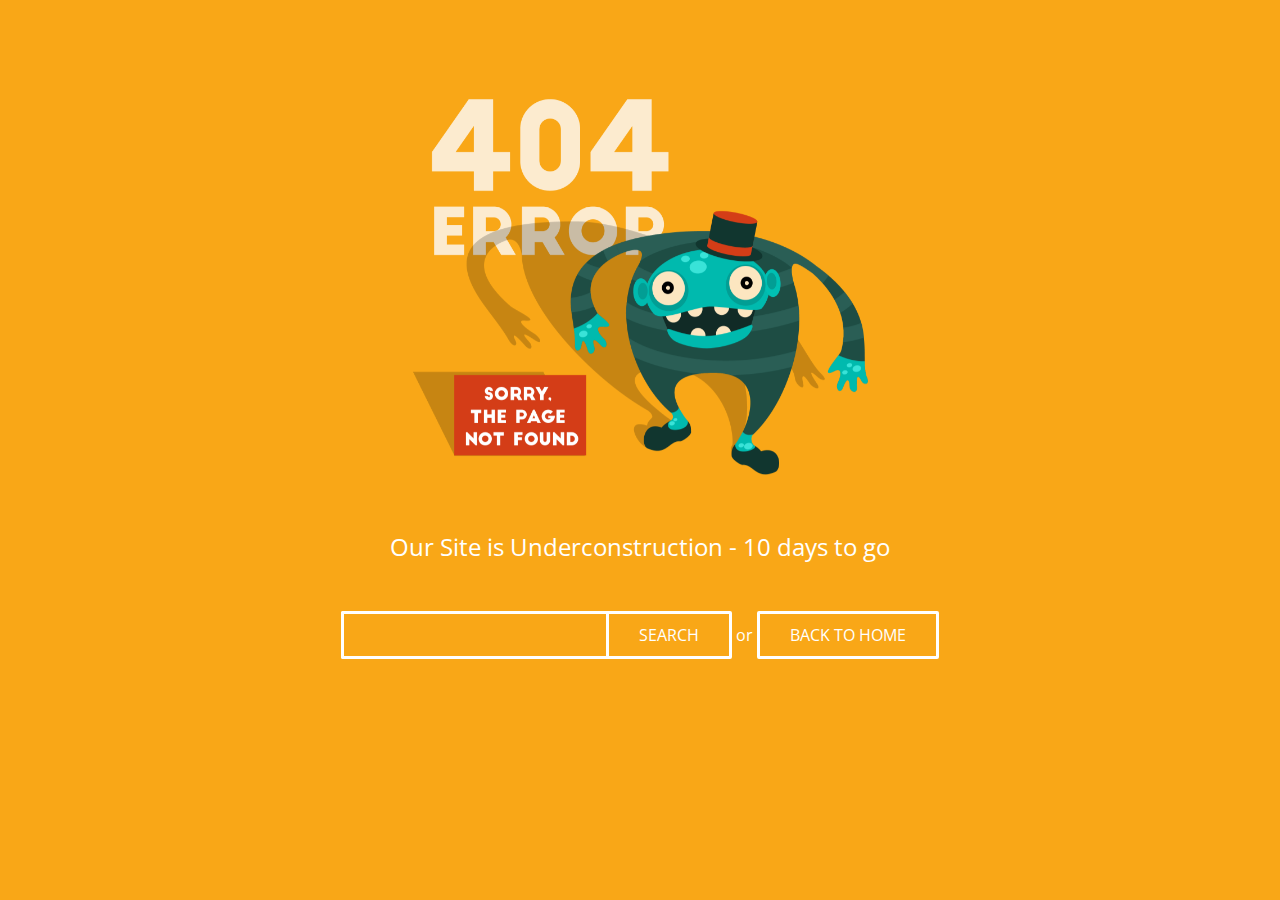
<file: CMS.Website/wwwroot/adminty/files/extra-pages/404/2/index.htm>
﻿<!DOCTYPE html>
<html>
<head>
	<meta charset="utf-8">
	<title>Adminty - Premium Admin Template by Colorlib</title>
	<meta name="apple-mobile-web-app-capable" content="yes">
	<meta name="viewport" content="width=device-width, initial-scale=1, maximum-scale=1, user-scalable=no">
	<link rel="icon" href="images\favicon.ico" type="image/x-icon">
	<!-- Google font-->
    <link href="https://fonts.googleapis.com/css?family=Open+Sans:300,400,700" rel="stylesheet">
	<link rel="stylesheet" type="text/css" href="css\style.css">
</head>
<body>
	<div id="container" class="container">
		<ul id="scene" class="scene">
			<li class="layer" data-depth="1.00"><img src="images\404-01.png"></li>
			<li class="layer" data-depth="0.60"><img src="images\shadows-01.png"></li>
			<li class="layer" data-depth="0.20"><img src="images\monster-01.png"></li>
			<li class="layer" data-depth="0.40"><img src="images\text-01.png"></li>
			<li class="layer" data-depth="0.10"><img src="images\monster-eyes-01.png"></li>
		</ul>
		<h1>Our Site is Underconstruction - 10 days to go</h1>
		<input type="text" class="form-control"><a href="#" class="btn search">Search</a>
		<span>or</span>
		<a href="#" class="btn">Back to home</a>
	</div>
	<!-- Scripts -->
	<script src="js\parallax.js"></script>
	<script>
	// Pretty simple huh?
	var scene = document.getElementById('scene');
	var parallax = new Parallax(scene);
	</script>

</body>
</html>
</file>
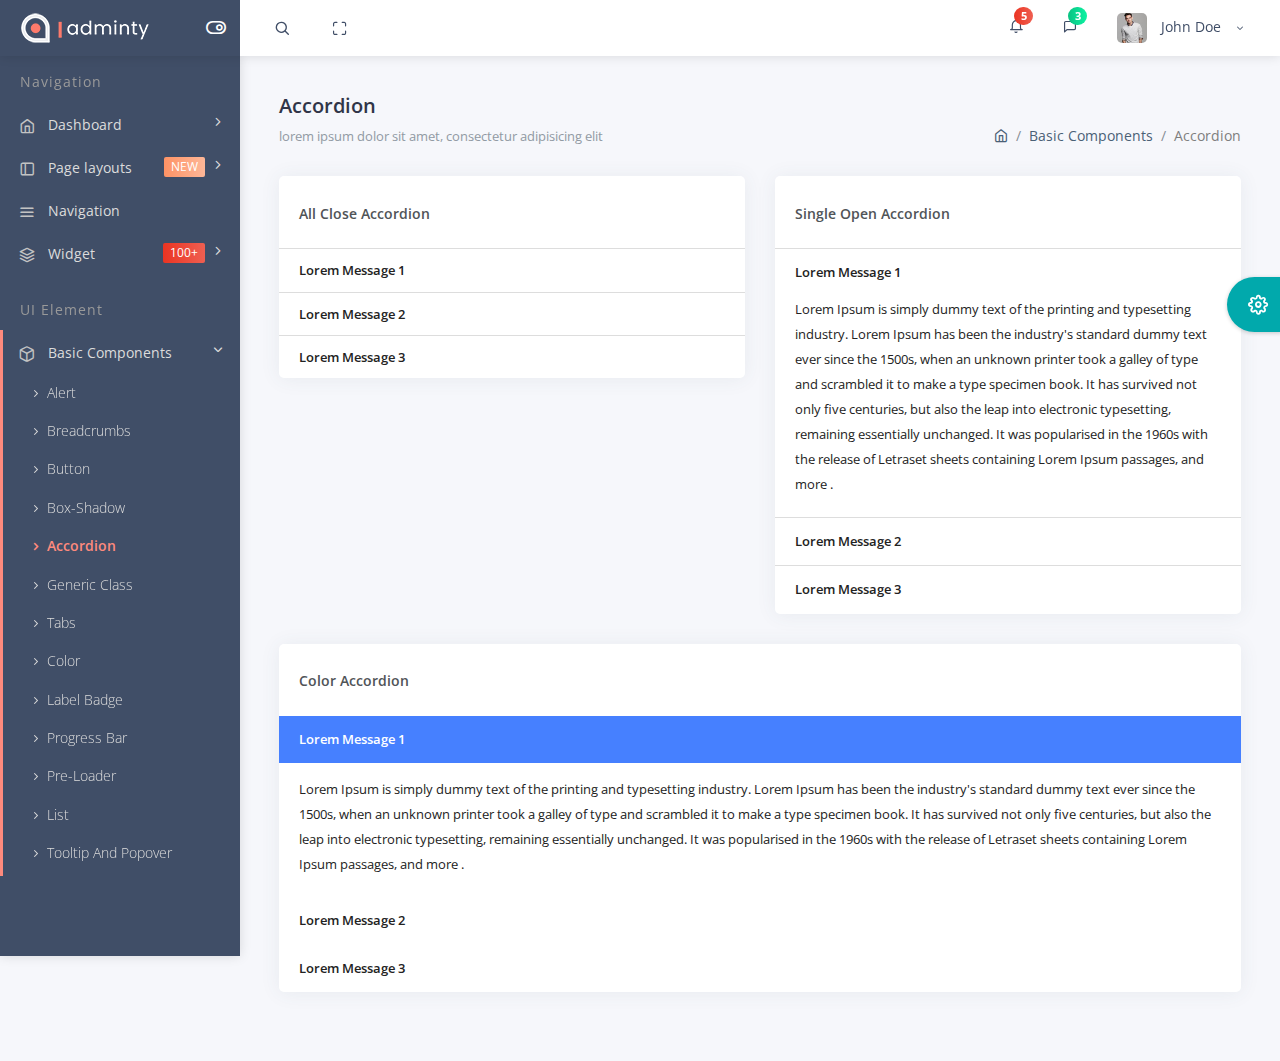
<file: CMS.Website/wwwroot/adminty/default/accordion.htm>
﻿<!DOCTYPE html>
<html lang="en">

<head>
    <title>Adminty - Premium Admin Template by Colorlib </title>
    <!-- HTML5 Shim and Respond.js IE10 support of HTML5 elements and media queries -->
    <!-- WARNING: Respond.js doesn't work if you view the page via file:// -->
    <!--[if lt IE 10]>
    <script src="https://oss.maxcdn.com/libs/html5shiv/3.7.0/html5shiv.js"></script>
    <script src="https://oss.maxcdn.com/libs/respond.js/1.4.2/respond.min.js"></script>
    <![endif]-->
    <!-- Meta -->
    <meta charset="utf-8">
    <meta name="viewport" content="width=device-width, initial-scale=1.0, user-scalable=0, minimal-ui">
    <meta http-equiv="X-UA-Compatible" content="IE=edge">
    <meta name="description" content="#">
    <meta name="keywords" content="Admin , Responsive, Landing, Bootstrap, App, Template, Mobile, iOS, Android, apple, creative app">
    <meta name="author" content="#">
    <!-- Favicon icon -->
    <link rel="icon" href="..\files\assets\images\favicon.ico" type="image/x-icon">
    <!-- Google font-->
    <link href="https://fonts.googleapis.com/css?family=Open+Sans:400,600,800" rel="stylesheet">
    <!-- Required Fremwork -->
    <link rel="stylesheet" type="text/css" href="..\files\bower_components\bootstrap\css\bootstrap.min.css">
    <!-- themify-icons line icon -->
    <link rel="stylesheet" type="text/css" href="..\files\assets\icon\themify-icons\themify-icons.css">
    <!-- ico font -->
    <link rel="stylesheet" type="text/css" href="..\files\assets\icon\icofont\css\icofont.css">
    <!-- feather Awesome -->
    <link rel="stylesheet" type="text/css" href="..\files\assets\icon\feather\css\feather.css">
    <!-- Style.css -->
    <link rel="stylesheet" type="text/css" href="..\files\assets\css\style.css">
    <link rel="stylesheet" type="text/css" href="..\files\assets\css\jquery.mCustomScrollbar.css">
</head>

<body>
<!-- Pre-loader start -->
<div class="theme-loader">
    <div class="ball-scale">
        <div class='contain'>
            <div class="ring">
                <div class="frame"></div>
            </div>
            <div class="ring">
                <div class="frame"></div>
            </div>
            <div class="ring">
                <div class="frame"></div>
            </div>
            <div class="ring">
                <div class="frame"></div>
            </div>
            <div class="ring">
                <div class="frame"></div>
            </div>
            <div class="ring">
                <div class="frame"></div>
            </div>
            <div class="ring">
                <div class="frame"></div>
            </div>
            <div class="ring">
                <div class="frame"></div>
            </div>
            <div class="ring">
                <div class="frame"></div>
            </div>
            <div class="ring">
                <div class="frame"></div>
            </div>
        </div>
    </div>
</div>
<!-- Pre-loader end -->
<div id="pcoded" class="pcoded">
    <div class="pcoded-overlay-box"></div>
    <div class="pcoded-container navbar-wrapper">

        <nav class="navbar header-navbar pcoded-header">
            <div class="navbar-wrapper">

                <div class="navbar-logo">
                    <a class="mobile-menu" id="mobile-collapse" href="#!">
                        <i class="feather icon-menu"></i>
                    </a>
                    <a href="index-1.htm">
                        <img class="img-fluid" src="..\files\assets\images\logo.png" alt="Theme-Logo">
                    </a>
                    <a class="mobile-options">
                        <i class="feather icon-more-horizontal"></i>
                    </a>
                </div>

                <div class="navbar-container container-fluid">
                    <ul class="nav-left">
                        <li class="header-search">
                            <div class="main-search morphsearch-search">
                                <div class="input-group">
                                    <span class="input-group-addon search-close"><i class="feather icon-x"></i></span>
                                    <input type="text" class="form-control">
                                    <span class="input-group-addon search-btn"><i class="feather icon-search"></i></span>
                                </div>
                            </div>
                        </li>
                        <li>
                            <a href="#!" onclick="javascript:toggleFullScreen()">
                                <i class="feather icon-maximize full-screen"></i>
                            </a>
                        </li>
                    </ul>
                    <ul class="nav-right">
                        <li class="header-notification">
                            <div class="dropdown-primary dropdown">
                                <div class="dropdown-toggle" data-toggle="dropdown">
                                    <i class="feather icon-bell"></i>
                                    <span class="badge bg-c-pink">5</span>
                                </div>
                                <ul class="show-notification notification-view dropdown-menu" data-dropdown-in="fadeIn" data-dropdown-out="fadeOut">
                                    <li>
                                        <h6>Notifications</h6>
                                        <label class="label label-danger">New</label>
                                    </li>
                                    <li>
                                        <div class="media">
                                            <img class="d-flex align-self-center img-radius" src="..\files\assets\images\avatar-4.jpg" alt="Generic placeholder image">
                                            <div class="media-body">
                                                <h5 class="notification-user">John Doe</h5>
                                                <p class="notification-msg">Lorem ipsum dolor sit amet, consectetuer elit.</p>
                                                <span class="notification-time">30 minutes ago</span>
                                            </div>
                                        </div>
                                    </li>
                                    <li>
                                        <div class="media">
                                            <img class="d-flex align-self-center img-radius" src="..\files\assets\images\avatar-3.jpg" alt="Generic placeholder image">
                                            <div class="media-body">
                                                <h5 class="notification-user">Joseph William</h5>
                                                <p class="notification-msg">Lorem ipsum dolor sit amet, consectetuer elit.</p>
                                                <span class="notification-time">30 minutes ago</span>
                                            </div>
                                        </div>
                                    </li>
                                    <li>
                                        <div class="media">
                                            <img class="d-flex align-self-center img-radius" src="..\files\assets\images\avatar-4.jpg" alt="Generic placeholder image">
                                            <div class="media-body">
                                                <h5 class="notification-user">Sara Soudein</h5>
                                                <p class="notification-msg">Lorem ipsum dolor sit amet, consectetuer elit.</p>
                                                <span class="notification-time">30 minutes ago</span>
                                            </div>
                                        </div>
                                    </li>
                                </ul>
                            </div>
                        </li>
                        <li class="header-notification">
                            <div class="dropdown-primary dropdown">
                                <div class="displayChatbox dropdown-toggle" data-toggle="dropdown">
                                    <i class="feather icon-message-square"></i>
                                    <span class="badge bg-c-green">3</span>
                                </div>
                            </div>
                        </li>
                        <li class="user-profile header-notification">
                            <div class="dropdown-primary dropdown">
                                <div class="dropdown-toggle" data-toggle="dropdown">
                                    <img src="..\files\assets\images\avatar-4.jpg" class="img-radius" alt="User-Profile-Image">
                                    <span>John Doe</span>
                                    <i class="feather icon-chevron-down"></i>
                                </div>
                                <ul class="show-notification profile-notification dropdown-menu" data-dropdown-in="fadeIn" data-dropdown-out="fadeOut">
                                    <li>
                                        <a href="#!">
                                            <i class="feather icon-settings"></i> Settings
                                        </a>
                                    </li>
                                    <li>
                                        <a href="user-profile.htm">
                                            <i class="feather icon-user"></i> Profile
                                        </a>
                                    </li>
                                    <li>
                                        <a href="email-inbox.htm">
                                            <i class="feather icon-mail"></i> My Messages
                                        </a>
                                    </li>
                                    <li>
                                        <a href="auth-lock-screen.htm">
                                            <i class="feather icon-lock"></i> Lock Screen
                                        </a>
                                    </li>
                                    <li>
                                        <a href="auth-normal-sign-in.htm">
                                            <i class="feather icon-log-out"></i> Logout
                                        </a>
                                    </li>
                                </ul>

                            </div>
                        </li>
                    </ul>
                </div>
            </div>
        </nav>

        <!-- Sidebar chat start -->
        <div id="sidebar" class="users p-chat-user showChat">
            <div class="had-container">
                <div class="card card_main p-fixed users-main">
                    <div class="user-box">
                        <div class="chat-inner-header">
                            <div class="back_chatBox">
                                <div class="right-icon-control">
                                    <input type="text" class="form-control  search-text" placeholder="Search Friend" id="search-friends">
                                    <div class="form-icon">
                                        <i class="icofont icofont-search"></i>
                                    </div>
                                </div>
                            </div>
                        </div>
                        <div class="main-friend-list">
                            <div class="media userlist-box" data-id="1" data-status="online" data-username="Josephin Doe" data-toggle="tooltip" data-placement="left" title="Josephin Doe">
                                <a class="media-left" href="#!">
                                    <img class="media-object img-radius img-radius" src="..\files\assets\images\avatar-3.jpg" alt="Generic placeholder image ">
                                    <div class="live-status bg-success"></div>
                                </a>
                                <div class="media-body">
                                    <div class="f-13 chat-header">Josephin Doe</div>
                                </div>
                            </div>
                            <div class="media userlist-box" data-id="2" data-status="online" data-username="Lary Doe" data-toggle="tooltip" data-placement="left" title="Lary Doe">
                                <a class="media-left" href="#!">
                                    <img class="media-object img-radius" src="..\files\assets\images\avatar-2.jpg" alt="Generic placeholder image">
                                    <div class="live-status bg-success"></div>
                                </a>
                                <div class="media-body">
                                    <div class="f-13 chat-header">Lary Doe</div>
                                </div>
                            </div>
                            <div class="media userlist-box" data-id="3" data-status="online" data-username="Alice" data-toggle="tooltip" data-placement="left" title="Alice">
                                <a class="media-left" href="#!">
                                    <img class="media-object img-radius" src="..\files\assets\images\avatar-4.jpg" alt="Generic placeholder image">
                                    <div class="live-status bg-success"></div>
                                </a>
                                <div class="media-body">
                                    <div class="f-13 chat-header">Alice</div>
                                </div>
                            </div>
                            <div class="media userlist-box" data-id="4" data-status="online" data-username="Alia" data-toggle="tooltip" data-placement="left" title="Alia">
                                <a class="media-left" href="#!">
                                    <img class="media-object img-radius" src="..\files\assets\images\avatar-3.jpg" alt="Generic placeholder image">
                                    <div class="live-status bg-success"></div>
                                </a>
                                <div class="media-body">
                                    <div class="f-13 chat-header">Alia</div>
                                </div>
                            </div>
                            <div class="media userlist-box" data-id="5" data-status="online" data-username="Suzen" data-toggle="tooltip" data-placement="left" title="Suzen">
                                <a class="media-left" href="#!">
                                    <img class="media-object img-radius" src="..\files\assets\images\avatar-2.jpg" alt="Generic placeholder image">
                                    <div class="live-status bg-success"></div>
                                </a>
                                <div class="media-body">
                                    <div class="f-13 chat-header">Suzen</div>
                                </div>
                            </div>
                        </div>
                    </div>
                </div>
            </div>
        </div>
        <!-- Sidebar inner chat start-->
        <div class="showChat_inner">
            <div class="media chat-inner-header">
                <a class="back_chatBox">
                    <i class="feather icon-chevron-left"></i> Josephin Doe
                </a>
            </div>
            <div class="media chat-messages">
                <a class="media-left photo-table" href="#!">
                    <img class="media-object img-radius img-radius m-t-5" src="..\files\assets\images\avatar-3.jpg" alt="Generic placeholder image">
                </a>
                <div class="media-body chat-menu-content">
                    <div class="">
                        <p class="chat-cont">I'm just looking around. Will you tell me something about yourself?</p>
                        <p class="chat-time">8:20 a.m.</p>
                    </div>
                </div>
            </div>
            <div class="media chat-messages">
                <div class="media-body chat-menu-reply">
                    <div class="">
                        <p class="chat-cont">I'm just looking around. Will you tell me something about yourself?</p>
                        <p class="chat-time">8:20 a.m.</p>
                    </div>
                </div>
                <div class="media-right photo-table">
                    <a href="#!">
                        <img class="media-object img-radius img-radius m-t-5" src="..\files\assets\images\avatar-4.jpg" alt="Generic placeholder image">
                    </a>
                </div>
            </div>
            <div class="chat-reply-box p-b-20">
                <div class="right-icon-control">
                    <input type="text" class="form-control search-text" placeholder="Share Your Thoughts">
                    <div class="form-icon">
                        <i class="feather icon-navigation"></i>
                    </div>
                </div>
            </div>
        </div>
        <!-- Sidebar inner chat end-->
        <div class="pcoded-main-container">
            <div class="pcoded-wrapper">
                <nav class="pcoded-navbar">
                    <div class="pcoded-inner-navbar main-menu">
                        <div class="pcoded-navigatio-lavel">Navigation</div>
                        <ul class="pcoded-item pcoded-left-item">
                            <li class="pcoded-hasmenu">
                                <a href="javascript:void(0)">
                                    <span class="pcoded-micon"><i class="feather icon-home"></i></span>
                                    <span class="pcoded-mtext">Dashboard</span>
                                </a>
                                <ul class="pcoded-submenu">
                                    <li class="">
                                        <a href="index-1.htm">
                                            <span class="pcoded-mtext">Default</span>
                                        </a>
                                    </li>
                                    <li class="">
                                        <a href="dashboard-crm.htm">
                                            <span class="pcoded-mtext">CRM</span>
                                        </a>
                                    </li>
                                    <li class=" ">
                                        <a href="dashboard-analytics.htm">
                                            <span class="pcoded-mtext">Analytics</span>
                                            <span class="pcoded-badge label label-info ">NEW</span>
                                        </a>
                                    </li>
                                </ul>
                            </li>
                            <li class="pcoded-hasmenu">
                                <a href="javascript:void(0)">
                                    <span class="pcoded-micon"><i class="feather icon-sidebar"></i></span>
                                    <span class="pcoded-mtext">Page layouts</span>
                                    <span class="pcoded-badge label label-warning">NEW</span>
                                </a>
                                <ul class="pcoded-submenu">
                                    <li class=" pcoded-hasmenu">
                                        <a href="javascript:void(0)">
                                            <span class="pcoded-mtext">Vertical</span>
                                        </a>
                                        <ul class="pcoded-submenu">
                                            <li class=" ">
                                                <a href="menu-static.htm">
                                                    <span class="pcoded-mtext">Static Layout</span>
                                                </a>
                                            </li>
                                            <li class=" ">
                                                <a href="menu-header-fixed.htm">
                                                    <span class="pcoded-mtext">Header Fixed</span>
                                                </a>
                                            </li>
                                            <li class=" ">
                                                <a href="menu-compact.htm">
                                                    <span class="pcoded-mtext">Compact</span>
                                                </a>
                                            </li>
                                            <li class=" ">
                                                <a href="menu-sidebar.htm">
                                                    <span class="pcoded-mtext">Sidebar Fixed</span>
                                                </a>
                                            </li>

                                        </ul>
                                    </li>
                                    <li class=" pcoded-hasmenu">
                                        <a href="javascript:void(0)">
                                            <span class="pcoded-mtext">Horizontal</span>
                                        </a>
                                        <ul class="pcoded-submenu">
                                            <li class=" ">
                                                <a href="menu-horizontal-static.htm" target="_blank">
                                                    <span class="pcoded-mtext">Static Layout</span>
                                                </a>
                                            </li>
                                            <li class=" ">
                                                <a href="menu-horizontal-fixed.htm" target="_blank">
                                                    <span class="pcoded-mtext">Fixed layout</span>
                                                </a>
                                            </li>
                                            <li class=" ">
                                                <a href="menu-horizontal-icon.htm" target="_blank">
                                                    <span class="pcoded-mtext">Static With Icon</span>
                                                </a>
                                            </li>
                                            <li class=" ">
                                                <a href="menu-horizontal-icon-fixed.htm" target="_blank">
                                                    <span class="pcoded-mtext">Fixed With Icon</span>
                                                </a>
                                            </li>
                                        </ul>
                                    </li>
                                    <li class=" ">
                                        <a href="menu-bottom.htm">
                                            <span class="pcoded-mtext">Bottom Menu</span>
                                        </a>
                                    </li>
                                    <li class=" ">
                                        <a href="box-layout.htm" target="_blank">
                                            <span class="pcoded-mtext">Box Layout</span>
                                        </a>
                                    </li>
                                    <li class=" ">
                                        <a href="menu-rtl.htm" target="_blank">
                                            <span class="pcoded-mtext">RTL</span>
                                        </a>
                                    </li>
                                </ul>
                            </li>
                            <li class="">
                                <a href="navbar-light.htm">
                                    <span class="pcoded-micon"><i class="feather icon-menu"></i></span>
                                    <span class="pcoded-mtext">Navigation</span>
                                </a>
                            </li>
                            <li class="pcoded-hasmenu">
                                <a href="javascript:void(0)">
                                    <span class="pcoded-micon"><i class="feather icon-layers"></i></span>
                                    <span class="pcoded-mtext">Widget</span>
                                    <span class="pcoded-badge label label-danger">100+</span>
                                </a>
                                <ul class="pcoded-submenu">
                                    <li class="">
                                        <a href="widget-statistic.htm">
                                            <span class="pcoded-mtext">Statistic</span>
                                        </a>
                                    </li>
                                    <li class=" ">
                                        <a href="widget-data.htm">
                                            <span class="pcoded-mtext">Data</span>
                                        </a>
                                    </li>
                                    <li class="">
                                        <a href="widget-chart.htm">
                                            <span class="pcoded-mtext">Chart Widget</span>
                                        </a>
                                    </li>

                                </ul>
                            </li>
                        </ul>
                        <div class="pcoded-navigatio-lavel">UI Element</div>
                        <ul class="pcoded-item pcoded-left-item">
                            <li class="pcoded-hasmenu pcoded-trigger">
                                <a href="javascript:void(0)">
                                    <span class="pcoded-micon"><i class="feather icon-box"></i></span>
                                    <span class="pcoded-mtext">Basic Components</span>
                                </a>
                                <ul class="pcoded-submenu">
                                    <li class=" ">
                                        <a href="alert.htm">
                                            <span class="pcoded-mtext">Alert</span>
                                        </a>
                                    </li>
                                    <li class=" ">
                                        <a href="breadcrumb.htm">
                                            <span class="pcoded-mtext">Breadcrumbs</span>
                                        </a>
                                    </li>
                                    <li class=" ">
                                        <a href="button.htm">
                                            <span class="pcoded-mtext">Button</span>
                                        </a>
                                    </li>
                                    <li class=" ">
                                        <a href="box-shadow.htm">
                                            <span class="pcoded-mtext">Box-Shadow</span>
                                        </a>
                                    </li>
                                    <li class="active">
                                        <a href="accordion.htm">
                                            <span class="pcoded-mtext">Accordion</span>
                                        </a>
                                    </li>
                                    <li class=" ">
                                        <a href="generic-class.htm">
                                            <span class="pcoded-mtext">Generic Class</span>
                                        </a>
                                    </li>
                                    <li class=" ">
                                        <a href="tabs.htm">
                                            <span class="pcoded-mtext">Tabs</span>
                                        </a>
                                    </li>
                                    <li class=" ">
                                        <a href="color.htm">
                                            <span class="pcoded-mtext">Color</span>
                                        </a>
                                    </li>
                                    <li class=" ">
                                        <a href="label-badge.htm">
                                            <span class="pcoded-mtext">Label Badge</span>
                                        </a>
                                    </li>
                                    <li class=" ">
                                        <a href="progress-bar.htm">
                                            <span class="pcoded-mtext">Progress Bar</span>
                                        </a>
                                    </li>
                                    <li class=" ">
                                        <a href="preloader.htm">
                                            <span class="pcoded-mtext">Pre-Loader</span>
                                        </a>
                                    </li>
                                    <li class=" ">
                                        <a href="list.htm">
                                            <span class="pcoded-mtext">List</span>
                                        </a>
                                    </li>
                                    <li class=" ">
                                        <a href="tooltip.htm">
                                            <span class="pcoded-mtext">Tooltip And Popover</span>
                                        </a>
                                    </li>
                                    <li class=" ">
                                        <a href="typography.htm">
                                            <span class="pcoded-mtext">Typography</span>
                                        </a>
                                    </li>
                                    <li class=" ">
                                        <a href="other.htm">
                                            <span class="pcoded-mtext">Other</span>
                                        </a>
                                    </li>
                                </ul>
                            </li>
                            <li class="pcoded-hasmenu">
                                <a href="javascript:void(0)">
                                    <span class="pcoded-micon"><i class="feather icon-gitlab"></i></span>
                                    <span class="pcoded-mtext">Advance Components</span>
                                </a>
                                <ul class="pcoded-submenu">
                                    <li class=" ">
                                        <a href="draggable.htm">
                                            <span class="pcoded-mtext">Draggable</span>
                                        </a>
                                    </li>
                                    <li class=" ">
                                        <a href="bs-grid.htm">
                                            <span class="pcoded-mtext">Grid Stack</span>
                                        </a>
                                    </li>
                                    <li class=" ">
                                        <a href="light-box.htm">
                                            <span class="pcoded-mtext">Light Box</span>
                                        </a>
                                    </li>
                                    <li class=" ">
                                        <a href="modal.htm">
                                            <span class="pcoded-mtext">Modal</span>
                                        </a>
                                    </li>
                                    <li class=" ">
                                        <a href="notification.htm">
                                            <span class="pcoded-mtext">Notifications</span>
                                        </a>
                                    </li>
                                    <li class=" ">
                                        <a href="notify.htm">
                                            <span class="pcoded-mtext">PNOTIFY</span>
                                            <span class="pcoded-badge label label-info">NEW</span>
                                        </a>
                                    </li>
                                    <li class=" ">
                                        <a href="rating.htm">
                                            <span class="pcoded-mtext">Rating</span>
                                        </a>
                                    </li>
                                    <li class=" ">
                                        <a href="range-slider.htm">
                                            <span class="pcoded-mtext">Range Slider</span>
                                        </a>
                                    </li>
                                    <li class=" ">
                                        <a href="slider.htm">
                                            <span class="pcoded-mtext">Slider</span>
                                        </a>
                                    </li>
                                    <li class=" ">
                                        <a href="syntax-highlighter.htm">
                                            <span class="pcoded-mtext">Syntax Highlighter</span>
                                        </a>
                                    </li>
                                    <li class=" ">
                                        <a href="tour.htm">
                                            <span class="pcoded-mtext">Tour</span>
                                        </a>
                                    </li>
                                    <li class=" ">
                                        <a href="treeview.htm">
                                            <span class="pcoded-mtext">Tree View</span>
                                        </a>
                                    </li>
                                    <li class=" ">
                                        <a href="nestable.htm">
                                            <span class="pcoded-mtext">Nestable</span>
                                        </a>
                                    </li>
                                    <li class=" ">
                                        <a href="toolbar.htm">
                                            <span class="pcoded-mtext">Toolbar</span>
                                        </a>
                                    </li>
                                    <li class=" ">
                                        <a href="x-editable.htm">
                                            <span class="pcoded-mtext">X-Editable</span>
                                        </a>
                                    </li>
                                </ul>
                            </li>
                            <li class="pcoded-hasmenu">
                                <a href="javascript:void(0)">
                                    <span class="pcoded-micon"><i class="feather icon-package"></i></span>
                                    <span class="pcoded-mtext">Extra Components</span>
                                </a>
                                <ul class="pcoded-submenu">
                                    <li class=" ">
                                        <a href="session-timeout.htm">
                                            <span class="pcoded-mtext">Session Timeout</span>
                                        </a>
                                    </li>
                                    <li class=" ">
                                        <a href="session-idle-timeout.htm">
                                            <span class="pcoded-mtext">Session Idle Timeout</span>
                                        </a>
                                    </li>
                                    <li class=" ">
                                        <a href="offline.htm">
                                            <span class="pcoded-mtext">Offline</span>
                                        </a>
                                    </li>

                                </ul>
                            </li>
                            <li class=" ">
                                <a href="animation.htm">
                                    <span class="pcoded-micon"><i class="feather icon-aperture rotate-refresh"></i><b>A</b></span>
                                    <span class="pcoded-mtext">Animations</span>
                                </a>
                            </li>
                            <li class=" ">
                                <a href="sticky.htm">
                                    <span class="pcoded-micon"><i class="feather icon-cpu"></i></span>
                                    <span class="pcoded-mtext">Sticky Notes</span>
                                    <span class="pcoded-badge label label-danger">HOT</span>
                                </a>
                            </li>
                            <li class="pcoded-hasmenu">
                                <a href="javascript:void(0)">
                                    <span class="pcoded-micon"><i class="feather icon-command"></i></span>
                                    <span class="pcoded-mtext">Icons</span>
                                </a>
                                <ul class="pcoded-submenu">
                                    <li class=" ">
                                        <a href="icon-font-awesome.htm">
                                            <span class="pcoded-mtext">Font Awesome</span>
                                        </a>
                                    </li>
                                    <li class=" ">
                                        <a href="icon-themify.htm">
                                            <span class="pcoded-mtext">Themify</span>
                                        </a>
                                    </li>
                                    <li class=" ">
                                        <a href="icon-simple-line.htm">
                                            <span class="pcoded-mtext">Simple Line Icon</span>
                                        </a>
                                    </li>
                                    <li class=" ">
                                        <a href="icon-ion.htm">
                                            <span class="pcoded-mtext">Ion Icon</span>
                                        </a>
                                    </li>
                                    <li class=" ">
                                        <a href="icon-material-design.htm">
                                            <span class="pcoded-mtext">Material Design</span>
                                        </a>
                                    </li>
                                    <li class=" ">
                                        <a href="icon-icofonts.htm">
                                            <span class="pcoded-mtext">Ico Fonts</span>
                                        </a>
                                    </li>
                                    <li class=" ">
                                        <a href="icon-weather.htm">
                                            <span class="pcoded-mtext">Weather Icon</span>
                                        </a>
                                    </li>
                                    <li class=" ">
                                        <a href="icon-typicons.htm">
                                            <span class="pcoded-mtext">Typicons</span>
                                        </a>
                                    </li>
                                    <li class=" ">
                                        <a href="icon-flags.htm">
                                            <span class="pcoded-mtext">Flags</span>
                                        </a>
                                    </li>
                                </ul>
                            </li>
                        </ul>
                        <div class="pcoded-navigatio-lavel">Forms</div>
                        <ul class="pcoded-item pcoded-left-item">
                            <li class="pcoded-hasmenu">
                                <a href="javascript:void(0)">
                                    <span class="pcoded-micon"><i class="feather icon-clipboard"></i></span>
                                    <span class="pcoded-mtext">Form Components</span>
                                </a>
                                <ul class="pcoded-submenu">
                                    <li class=" ">
                                        <a href="form-elements-component.htm">
                                            <span class="pcoded-mtext">Form Components</span>
                                        </a>
                                    </li>
                                    <li class=" ">
                                        <a href="form-elements-add-on.htm">
                                            <span class="pcoded-mtext">Form-Elements-Add-On</span>
                                        </a>
                                    </li>
                                    <li class=" ">
                                        <a href="form-elements-advance.htm">
                                            <span class="pcoded-mtext">Form-Elements-Advance</span>
                                        </a>
                                    </li>
                                    <li class=" ">
                                        <a href="form-validation.htm">
                                            <span class="pcoded-mtext">Form Validation</span>
                                        </a>
                                    </li>
                                </ul>
                            </li>
                            <li class=" ">
                                <a href="form-picker.htm">
                                    <span class="pcoded-micon"><i class="feather icon-edit-1"></i></span>
                                    <span class="pcoded-mtext">Form Picker</span>
                                    <span class="pcoded-badge label label-warning">NEW</span>
                                </a>
                            </li>
                            <li class=" ">
                                <a href="form-select.htm">
                                    <span class="pcoded-micon"><i class="feather icon-feather"></i></span>
                                    <span class="pcoded-mtext">Form Select</span>
                                </a>
                            </li>
                            <li class=" ">
                                <a href="form-masking.htm">
                                    <span class="pcoded-micon"><i class="feather icon-shield"></i></span>
                                    <span class="pcoded-mtext">Form Masking</span>
                                </a>
                            </li>
                            <li class=" ">
                                <a href="form-wizard.htm">
                                    <span class="pcoded-micon"><i class="feather icon-tv"></i></span>
                                    <span class="pcoded-mtext">Form Wizard</span>
                                </a>
                            </li>
                            <li class="pcoded-hasmenu">
                                <a href="javascript:void(0)">
                                    <span class="pcoded-micon"><i class="feather icon-book"></i></span>
                                    <span class="pcoded-mtext">Ready To Use</span>
                                    <span class="pcoded-badge label label-danger">HOT</span>
                                </a>
                                <ul class="pcoded-submenu">
                                    <li class=" ">
                                        <a href="ready-cloned-elements-form.htm">
                                            <span class="pcoded-mtext">Cloned Elements Form</span>
                                        </a>
                                    </li>
                                    <li class=" ">
                                        <a href="ready-currency-form.htm">
                                            <span class="pcoded-mtext">Currency Form</span>
                                        </a>
                                    </li>
                                    <li class=" ">
                                        <a href="ready-form-booking.htm">
                                            <span class="pcoded-mtext">Booking Form</span>
                                        </a>
                                    </li>
                                    <li class=" ">
                                        <a href="ready-form-booking-multi-steps.htm">
                                            <span class="pcoded-mtext">Booking Multi Steps Form</span>
                                        </a>
                                    </li>
                                    <li class=" ">
                                        <a href="ready-form-comment.htm">
                                            <span class="pcoded-mtext">Comment Form</span>
                                        </a>
                                    </li>
                                    <li class=" ">
                                        <a href="ready-form-contact.htm">
                                            <span class="pcoded-mtext">Contact Form</span>
                                        </a>
                                    </li>
                                    <li class=" ">
                                        <a href="ready-job-application-form.htm">
                                            <span class="pcoded-mtext">Job Application Form</span>
                                        </a>
                                    </li>
                                    <li class=" ">
                                        <a href="ready-js-addition-form.htm">
                                            <span class="pcoded-mtext">JS Addition Form</span>
                                        </a>
                                    </li>
                                    <li class=" ">
                                        <a href="ready-login-form.htm">
                                            <span class="pcoded-mtext">Login Form</span>
                                        </a>
                                    </li>
                                    <li class=" ">
                                        <a href="ready-popup-modal-form.htm" target="_blank">
                                            <span class="pcoded-mtext">Popup Modal Form</span>
                                        </a>
                                    </li>
                                    <li class=" ">
                                        <a href="ready-registration-form.htm">
                                            <span class="pcoded-mtext">Registration Form</span>
                                        </a>
                                    </li>
                                    <li class=" ">
                                        <a href="ready-review-form.htm">
                                            <span class="pcoded-mtext">Review Form</span>
                                        </a>
                                    </li>
                                    <li class=" ">
                                        <a href="ready-subscribe-form.htm">
                                            <span class="pcoded-mtext">Subscribe Form</span>
                                        </a>
                                    </li>
                                    <li class=" ">
                                        <a href="ready-suggestion-form.htm">
                                            <span class="pcoded-mtext">Suggestion Form</span>
                                        </a>
                                    </li>
                                    <li class=" ">
                                        <a href="ready-tabs-form.htm">
                                            <span class="pcoded-mtext">Tabs Form</span>
                                        </a>
                                    </li>
                                </ul>
                            </li>
                        </ul>
                        <div class="pcoded-navigatio-lavel">Tables</div>
                        <ul class="pcoded-item pcoded-left-item">
                            <li class="pcoded-hasmenu">
                                <a href="javascript:void(0)">
                                    <span class="pcoded-micon"><i class="feather icon-credit-card"></i></span>
                                    <span class="pcoded-mtext">Bootstrap Table</span>
                                </a>
                                <ul class="pcoded-submenu">
                                    <li class=" ">
                                        <a href="bs-basic-table.htm">
                                            <span class="pcoded-mtext">Basic Table</span>
                                        </a>
                                    </li>
                                    <li class=" ">
                                        <a href="bs-table-sizing.htm">
                                            <span class="pcoded-mtext">Sizing Table</span>
                                        </a>
                                    </li>
                                    <li class=" ">
                                        <a href="bs-table-border.htm">
                                            <span class="pcoded-mtext">Border Table</span>
                                        </a>
                                    </li>
                                    <li class=" ">
                                        <a href="bs-table-styling.htm">
                                            <span class="pcoded-mtext">Styling Table</span>
                                        </a>
                                    </li>
                                </ul>
                            </li>
                            <li class="pcoded-hasmenu">
                                <a href="javascript:void(0)">
                                    <span class="pcoded-micon"><i class="feather icon-inbox"></i></span>
                                    <span class="pcoded-mtext">Data Table</span>
                                    <span class="pcoded-mcaret"></span>
                                </a>
                                <ul class="pcoded-submenu">
                                    <li class=" ">
                                        <a href="dt-basic.htm">
                                            <span class="pcoded-mtext">Basic Initialization</span>
                                        </a>
                                    </li>
                                    <li class=" ">
                                        <a href="dt-advance.htm">
                                            <span class="pcoded-mtext">Advance Initialization</span>
                                        </a>
                                    </li>
                                    <li class=" ">
                                        <a href="dt-styling.htm">
                                            <span class="pcoded-mtext">Styling</span>
                                        </a>
                                    </li>
                                    <li class=" ">
                                        <a href="dt-api.htm">
                                            <span class="pcoded-mtext">API</span>
                                        </a>
                                    </li>
                                    <li class=" ">
                                        <a href="dt-ajax.htm">
                                            <span class="pcoded-mtext">Ajax</span>
                                        </a>
                                    </li>
                                    <li class=" ">
                                        <a href="dt-server-side.htm">
                                            <span class="pcoded-mtext">Server Side</span>
                                        </a>
                                    </li>
                                    <li class=" ">
                                        <a href="dt-plugin.htm">
                                            <span class="pcoded-mtext">Plug-In</span>
                                        </a>
                                    </li>
                                    <li class=" ">
                                        <a href="dt-data-sources.htm">
                                            <span class="pcoded-mtext">Data Sources</span>
                                        </a>
                                    </li>

                                </ul>
                            </li>
                            <li class="pcoded-hasmenu">
                                <a href="javascript:void(0)">
                                    <span class="pcoded-micon"><i class="feather icon-server"></i></span>
                                    <span class="pcoded-mtext">Data Table Extensions</span>
                                </a>
                                <ul class="pcoded-submenu">
                                    <li class=" ">
                                        <a href="dt-ext-autofill.htm">
                                            <span class="pcoded-mtext">AutoFill</span>
                                        </a>
                                    </li>
                                    <li class="pcoded-hasmenu">
                                        <a href="javascript:void(0)">
                                            <span class="pcoded-mtext">Button</span>
                                        </a>
                                        <ul class="pcoded-submenu">
                                            <li class=" ">
                                                <a href="dt-ext-basic-buttons.htm">
                                                    <span class="pcoded-mtext">Basic Button</span>
                                                </a>
                                            </li>
                                            <li class=" ">
                                                <a href="dt-ext-buttons-html-5-data-export.htm">
                                                    <span class="pcoded-mtext">Html-5 Data Export</span>
                                                </a>
                                            </li>
                                        </ul>
                                    </li>
                                    <li class=" ">
                                        <a href="dt-ext-col-reorder.htm">
                                            <span class="pcoded-mtext">Col Reorder</span>
                                        </a>
                                    </li>
                                    <li class=" ">
                                        <a href="dt-ext-fixed-columns.htm">
                                            <span class="pcoded-mtext">Fixed Columns</span>
                                        </a>
                                    </li>
                                    <li class=" ">
                                        <a href="dt-ext-fixed-header.htm">
                                            <span class="pcoded-mtext">Fixed Header</span>
                                        </a>
                                    </li>
                                    <li class=" ">
                                        <a href="dt-ext-key-table.htm">
                                            <span class="pcoded-mtext">Key Table</span>
                                        </a>
                                    </li>
                                    <li class=" ">
                                        <a href="dt-ext-responsive.htm">
                                            <span class="pcoded-mtext">Responsive</span>
                                        </a>
                                    </li>
                                    <li class=" ">
                                        <a href="dt-ext-row-reorder.htm">
                                            <span class="pcoded-mtext">Row Reorder</span>
                                        </a>
                                    </li>
                                    <li class=" ">
                                        <a href="dt-ext-scroller.htm">
                                            <span class="pcoded-mtext">Scroller</span>
                                        </a>
                                    </li>
                                    <li class=" ">
                                        <a href="dt-ext-select.htm">
                                            <span class="pcoded-mtext">Select Table</span>
                                        </a>
                                    </li>
                                </ul>
                            </li>
                            <li class=" ">
                                <a href="foo-table.htm">
                                    <span class="pcoded-micon"><i class="feather icon-hash"></i></span>
                                    <span class="pcoded-mtext">FooTable</span>
                                </a>
                            </li>
                            <li class="pcoded-hasmenu ">
                                <a href="javascript:void(0)">
                                    <span class="pcoded-micon"><i class="feather icon-airplay"></i></span>
                                    <span class="pcoded-mtext">Handson Table</span>
                                </a>
                                <ul class="pcoded-submenu">
                                    <li class="">
                                        <a href="handson-appearance.htm">
                                            <span class="pcoded-mtext">Appearance</span>
                                        </a>
                                    </li>
                                    <li class="">
                                        <a href="handson-data-operation.htm">
                                            <span class="pcoded-mtext">Data Operation</span>
                                        </a>
                                    </li>
                                    <li class="">
                                        <a href="handson-rows-cols.htm">
                                            <span class="pcoded-mtext">Rows Columns</span>
                                        </a>
                                    </li>
                                    <li class="">
                                        <a href="handson-columns-only.htm">
                                            <span class="pcoded-mtext">Columns Only</span>
                                        </a>
                                    </li>
                                    <li class="">
                                        <a href="handson-cell-features.htm">
                                            <span class="pcoded-mtext">Cell Features</span>
                                        </a>
                                    </li>
                                    <li class="">
                                        <a href="handson-cell-types.htm">
                                            <span class="pcoded-mtext">Cell Types</span>
                                        </a>
                                    </li>
                                    <li class="">
                                        <a href="handson-integrations.htm">
                                            <span class="pcoded-mtext">Integrations</span>
                                        </a>
                                    </li>
                                    <li class="">
                                        <a href="handson-rows-only.htm">
                                            <span class="pcoded-mtext">Rows Only</span>
                                        </a>
                                    </li>
                                    <li class="">
                                        <a href="handson-utilities.htm">
                                            <span class="pcoded-mtext">Utilities</span>
                                        </a>
                                    </li>
                                </ul>
                            </li>
                            <li class="">
                                <a href="editable-table.htm">
                                    <span class="pcoded-micon"><i class="feather icon-edit"></i></span>
                                    <span class="pcoded-mtext">Editable Table</span>
                                </a>
                            </li>
                        </ul>
                        <div class="pcoded-navigatio-lavel">Chart And Maps</div>
                        <ul class="pcoded-item pcoded-left-item">
                            <li class="pcoded-hasmenu ">
                                <a href="javascript:void(0)">
                                    <span class="pcoded-micon"><i class="feather icon-pie-chart"></i></span>
                                    <span class="pcoded-mtext">Charts</span>
                                </a>
                                <ul class="pcoded-submenu">
                                    <li class="">
                                        <a href="chart-google.htm">
                                            <span class="pcoded-mtext">Google Chart</span>
                                        </a>
                                    </li>
                                    <li class="">
                                        <a href="chart-echart.htm">
                                            <span class="pcoded-mtext">Echarts</span>
                                        </a>
                                    </li>
                                    <li class="">
                                        <a href="chart-chartjs.htm">
                                            <span class="pcoded-mtext">ChartJs</span>
                                        </a>
                                    </li>
                                    <li class="">
                                        <a href="chart-list.htm">
                                            <span class="pcoded-mtext">List Chart</span>
                                        </a>
                                    </li>
                                    <li class="">
                                        <a href="chart-float.htm">
                                            <span class="pcoded-mtext">Float Chart</span>
                                        </a>
                                    </li>
                                    <li class="">
                                        <a href="chart-knob.htm">
                                            <span class="pcoded-mtext">Knob chart</span>
                                        </a>
                                    </li>
                                    <li class="">
                                        <a href="chart-morris.htm">
                                            <span class="pcoded-mtext">Morris Chart</span>
                                        </a>
                                    </li>
                                    <li class="">
                                        <a href="chart-nvd3.htm">
                                            <span class="pcoded-mtext">Nvd3 Chart</span>
                                        </a>
                                    </li>
                                    <li class="">
                                        <a href="chart-peity.htm">
                                            <span class="pcoded-mtext">Peity Chart</span>
                                        </a>
                                    </li>
                                    <li class="">
                                        <a href="chart-radial.htm">
                                            <span class="pcoded-mtext">Radial Chart</span>
                                        </a>
                                    </li>
                                    <li class="">
                                        <a href="chart-rickshaw.htm">
                                            <span class="pcoded-mtext">Rickshaw Chart</span>
                                        </a>
                                    </li>
                                    <li class="">
                                        <a href="chart-sparkline.htm">
                                            <span class="pcoded-mtext">Sparkline Chart</span>
                                        </a>
                                    </li>
                                    <li class="">
                                        <a href="chart-c3.htm">
                                            <span class="pcoded-mtext">C3 Chart</span>
                                        </a>
                                    </li>
                                </ul>
                            </li>
                            <li class="pcoded-hasmenu ">
                                <a href="javascript:void(0)">
                                    <span class="pcoded-micon"><i class="feather icon-map"></i></span>
                                    <span class="pcoded-mtext">Maps</span>
                                </a>
                                <ul class="pcoded-submenu">
                                    <li class="">
                                        <a href="map-google.htm">
                                            <span class="pcoded-mtext">Google Maps</span>
                                        </a>
                                    </li>
                                    <li class="">
                                        <a href="map-vector.htm">
                                            <span class="pcoded-mtext">Vector Maps</span>
                                        </a>
                                    </li>
                                    <li class="">
                                        <a href="map-api.htm">
                                            <span class="pcoded-mtext">Google Map Search API</span>
                                        </a>
                                    </li>
                                    <li class="">
                                        <a href="location.htm">
                                            <span class="pcoded-mtext">Location</span>
                                        </a>
                                    </li>
                                </ul>
                            </li>
                            <li class="">
                                <a href="..\files\extra-pages\landingpage\index.htm" target="_blank">
                                    <span class="pcoded-micon"><i class="feather icon-navigation-2"></i></span>
                                    <span class="pcoded-mtext">Landing Page</span>
                                </a>
                            </li>
                        </ul>
                        <div class="pcoded-navigatio-lavel">Pages</div>
                        <ul class="pcoded-item pcoded-left-item">
                            <li class="pcoded-hasmenu ">
                                <a href="javascript:void(0)">
                                    <span class="pcoded-micon"><i class="feather icon-unlock"></i></span>
                                    <span class="pcoded-mtext">Authentication</span>
                                </a>
                                <ul class="pcoded-submenu">
                                    <li class="">
                                        <a href="auth-normal-sign-in.htm" target="_blank">
                                            <span class="pcoded-mtext">Login With BG Image</span>
                                        </a>
                                    </li>
                                    <li class="">
                                        <a href="auth-sign-in-social.htm" target="_blank">
                                            <span class="pcoded-mtext">Login With Social Icon</span>
                                        </a>
                                    </li>
                                    <li class="">
                                        <a href="auth-sign-in-social-header-footer.htm" target="_blank">
                                            <span class="pcoded-mtext">Login Social With Header And Footer</span>
                                        </a>
                                    </li>
                                    <li class="">
                                        <a href="auth-normal-sign-in-header-footer.htm" target="_blank">
                                            <span class="pcoded-mtext">Login With Header And Footer</span>
                                        </a>
                                    </li>
                                    <li class="">
                                        <a href="auth-sign-up.htm" target="_blank">
                                            <span class="pcoded-mtext">Registration BG Image</span>
                                        </a>
                                    </li>
                                    <li class="">
                                        <a href="auth-sign-up-social.htm" target="_blank">
                                            <span class="pcoded-mtext">Registration Social Icon</span>
                                        </a>
                                    </li>
                                    <li class="">
                                        <a href="auth-sign-up-social-header-footer.htm" target="_blank">
                                            <span class="pcoded-mtext">Registration Social With Header And Footer</span>
                                        </a>
                                    </li>
                                    <li class="">
                                        <a href="auth-sign-up-header-footer.htm" target="_blank">
                                            <span class="pcoded-mtext">Registration With Header And Footer</span>
                                        </a>
                                    </li>
                                    <li class="">
                                        <a href="auth-multi-step-sign-up.htm" target="_blank">
                                            <span class="pcoded-mtext">Multi Step Registration</span>
                                        </a>
                                    </li>
                                    <li class="">
                                        <a href="auth-reset-password.htm" target="_blank">
                                            <span class="pcoded-mtext">Forgot Password</span>
                                        </a>
                                    </li>
                                    <li class="">
                                        <a href="auth-lock-screen.htm" target="_blank">
                                            <span class="pcoded-mtext">Lock Screen</span>
                                        </a>
                                    </li>
                                    <li class="">
                                        <a href="auth-modal.htm" target="_blank">
                                            <span class="pcoded-mtext">Modal</span>
                                        </a>
                                    </li>
                                </ul>
                            </li>
                            <li class="pcoded-hasmenu ">
                                <a href="javascript:void(0)">
                                    <span class="pcoded-micon"><i class="feather icon-sliders"></i></span>
                                    <span class="pcoded-mtext">Maintenance</span>
                                </a>
                                <ul class="pcoded-submenu">
                                    <li class="">
                                        <a href="error.htm">
                                            <span class="pcoded-mtext">Error</span>
                                        </a>
                                    </li>
                                    <li class="">
                                        <a href="comming-soon.htm">
                                            <span class="pcoded-mtext">Comming Soon</span>
                                        </a>
                                    </li>
                                    <li class="">
                                        <a href="offline-ui.htm">
                                            <span class="pcoded-mtext">Offline UI</span>
                                        </a>
                                    </li>
                                </ul>
                            </li>
                            <li class="pcoded-hasmenu ">
                                <a href="javascript:void(0)">
                                    <span class="pcoded-micon"><i class="feather icon-users"></i></span>
                                    <span class="pcoded-mtext">User Profile</span>
                                </a>
                                <ul class="pcoded-submenu">
                                    <li class="">
                                        <a href="timeline.htm">
                                            <span class="pcoded-mtext">Timeline</span>
                                        </a>
                                    </li>
                                    <li class="">
                                        <a href="timeline-social.htm">
                                            <span class="pcoded-mtext">Timeline Social</span>
                                        </a>
                                    </li>
                                    <li class="">
                                        <a href="user-profile.htm">
                                            <span class="pcoded-mtext">User Profile</span>
                                        </a>
                                    </li>
                                    <li class="">
                                        <a href="user-card.htm">
                                            <span class="pcoded-mtext">User Card</span>
                                        </a>
                                    </li>
                                </ul>
                            </li>
                            <li class="pcoded-hasmenu ">
                                <a href="javascript:void(0)">
                                    <span class="pcoded-micon"><i class="feather icon-shopping-cart"></i></span>
                                    <span class="pcoded-mtext">E-Commerce</span>
                                    <span class="pcoded-badge label label-danger">NEW</span>
                                </a>
                                <ul class="pcoded-submenu">
                                    <li class="">
                                        <a href="product.htm">
                                            <span class="pcoded-mtext">Product</span>
                                        </a>
                                    </li>
                                    <li class="">
                                        <a href="product-list.htm">
                                            <span class="pcoded-mtext">Product List</span>
                                        </a>
                                    </li>
                                    <li class="">
                                        <a href="product-edit.htm">
                                            <span class="pcoded-mtext">Product Edit</span>
                                        </a>
                                    </li>
                                    <li class="">
                                        <a href="product-detail.htm">
                                            <span class="pcoded-mtext">Product Detail</span>
                                        </a>
                                    </li>
                                    <li class="">
                                        <a href="product-cart.htm">
                                            <span class="pcoded-mtext">Product Card</span>
                                        </a>
                                    </li>
                                    <li class="">
                                        <a href="product-payment.htm">
                                            <span class="pcoded-mtext">Credit Card Form</span>
                                        </a>
                                    </li>
                                </ul>
                            </li>
                            <li class="pcoded-hasmenu ">
                                <a href="javascript:void(0)">
                                    <span class="pcoded-micon"><i class="feather icon-mail"></i></span>
                                    <span class="pcoded-mtext">Email</span>
                                </a>
                                <ul class="pcoded-submenu">
                                    <li class="">
                                        <a href="email-compose.htm">
                                            <span class="pcoded-mtext">Compose Email</span>
                                        </a>
                                    </li>
                                    <li class="">
                                        <a href="email-inbox.htm">
                                            <span class="pcoded-mtext">Inbox</span>
                                        </a>
                                    </li>
                                    <li class="">
                                        <a href="email-read.htm">
                                            <span class="pcoded-mtext">Read Mail</span>
                                        </a>
                                    </li>
                                    <li class="pcoded-hasmenu ">
                                        <a href="javascript:void(0)">
                                            <span class="pcoded-mtext">Email Template</span>
                                        </a>
                                        <ul class="pcoded-submenu">
                                            <li class="">
                                                <a href="..\files\extra-pages\email-templates\email-welcome.htm">
                                                    <span class="pcoded-mtext">Welcome Email</span>
                                                </a>
                                            </li>
                                            <li class="">
                                                <a href="..\files\extra-pages\email-templates\email-password.htm">
                                                    <span class="pcoded-mtext">Reset Password</span>
                                                </a>
                                            </li>
                                            <li class="">
                                                <a href="..\files\extra-pages\email-templates\email-newsletter.htm">
                                                    <span class="pcoded-mtext">Newsletter Email</span>
                                                </a>
                                            </li>
                                            <li class="">
                                                <a href="..\files\extra-pages\email-templates\email-launch.htm">
                                                    <span class="pcoded-mtext">App Launch</span>
                                                </a>
                                            </li>
                                            <li class="">
                                                <a href="..\files\extra-pages\email-templates\email-activation.htm">
                                                    <span class="pcoded-mtext">Activation Code</span>
                                                </a>
                                            </li>
                                        </ul>
                                    </li>
                                </ul>
                            </li>
                        </ul>
                        <div class="pcoded-navigatio-lavel">App</div>
                        <ul class="pcoded-item pcoded-left-item">
                            <li class=" ">
                                <a href="chat.htm">
                                    <span class="pcoded-micon"><i class="feather icon-message-square"></i></span>
                                    <span class="pcoded-mtext">Chat</span>
                                </a>
                            </li>
                            <li class="pcoded-hasmenu ">
                                <a href="javascript:void(0)">
                                    <span class="pcoded-micon"><i class="feather icon-globe"></i></span>
                                    <span class="pcoded-mtext">Social</span>
                                </a>
                                <ul class="pcoded-submenu">
                                    <li class="">
                                        <a href="fb-wall.htm">
                                            <span class="pcoded-mtext">Wall</span>
                                        </a>
                                    </li>
                                    <li class="">
                                        <a href="message.htm">
                                            <span class="pcoded-mtext">Messages</span>
                                        </a>
                                    </li>
                                </ul>
                            </li>
                            <li class="pcoded-hasmenu ">
                                <a href="javascript:void(0)">
                                    <span class="pcoded-micon"><i class="feather icon-check-circle"></i></span>
                                    <span class="pcoded-mtext">Task</span>
                                </a>
                                <ul class="pcoded-submenu">
                                    <li class="">
                                        <a href="task-list.htm">
                                            <span class="pcoded-mtext">Task List</span>
                                        </a>
                                    </li>
                                    <li class="">
                                        <a href="task-board.htm">
                                            <span class="pcoded-mtext">Task Board</span>
                                        </a>
                                    </li>
                                    <li class="">
                                        <a href="task-detail.htm">
                                            <span class="pcoded-mtext">Task Detail</span>
                                        </a>
                                    </li>
                                    <li class="">
                                        <a href="issue-list.htm">
                                            <span class="pcoded-mtext">Issue List</span>
                                        </a>
                                    </li>
                                </ul>
                            </li>
                            <li class="pcoded-hasmenu ">
                                <a href="javascript:void(0)">
                                    <span class="pcoded-micon"><i class="feather icon-bookmark"></i></span>
                                    <span class="pcoded-mtext">To-Do</span>
                                </a>
                                <ul class="pcoded-submenu">
                                    <li class="">
                                        <a href="todo.htm">
                                            <span class="pcoded-mtext">To-Do</span>
                                        </a>
                                    </li>
                                    <li class="">
                                        <a href="notes.htm">
                                            <span class="pcoded-mtext">Notes</span>
                                        </a>
                                    </li>
                                </ul>
                            </li>
                            <li class="pcoded-hasmenu ">
                                <a href="javascript:void(0)">
                                    <span class="pcoded-micon"><i class="feather icon-image"></i></span>
                                    <span class="pcoded-mtext">Gallery</span>
                                </a>
                                <ul class="pcoded-submenu">
                                    <li class="">
                                        <a href="gallery-grid.htm">
                                            <span class="pcoded-mtext">Gallery-Grid</span>
                                        </a>
                                    </li>
                                    <li class="">
                                        <a href="gallery-masonry.htm">
                                            <span class="pcoded-mtext">Masonry Gallery</span>
                                        </a>
                                    </li>
                                    <li class="">
                                        <a href="gallery-advance.htm">
                                            <span class="pcoded-mtext">Advance Gallery</span>
                                        </a>
                                    </li>
                                </ul>
                            </li>
                            <li class="pcoded-hasmenu ">
                                <a href="javascript:void(0)">
                                    <span class="pcoded-micon"><i class="feather icon-search"></i><b>S</b></span>
                                    <span class="pcoded-mtext">Search</span>
                                </a>
                                <ul class="pcoded-submenu">
                                    <li class="">
                                        <a href="search-result.htm">
                                            <span class="pcoded-mtext">Simple Search</span>
                                        </a>
                                    </li>
                                    <li class="">
                                        <a href="search-result2.htm">
                                            <span class="pcoded-mtext">Grouping Search</span>
                                        </a>
                                    </li>
                                </ul>
                            </li>
                            <li class="pcoded-hasmenu ">
                                <a href="javascript:void(0)">
                                    <span class="pcoded-micon"><i class="feather icon-award"></i></span>
                                    <span class="pcoded-mtext">Job Search</span>
                                    <span class="pcoded-badge label label-danger">NEW</span>
                                </a>
                                <ul class="pcoded-submenu">
                                    <li class="">
                                        <a href="job-card-view.htm">
                                            <span class="pcoded-mtext">Card View</span>
                                        </a>
                                    </li>
                                    <li class="">
                                        <a href="job-details.htm">
                                            <span class="pcoded-mtext">Job Detailed</span>
                                        </a>
                                    </li>
                                    <li class="">
                                        <a href="job-find.htm">
                                            <span class="pcoded-mtext">Job Find</span>
                                        </a>
                                    </li>
                                    <li class="">
                                        <a href="job-panel-view.htm">
                                            <span class="pcoded-mtext">Job Panel View</span>
                                        </a>
                                    </li>
                                </ul>
                            </li>
                        </ul>
                        <div class="pcoded-navigatio-lavel">Extension</div>
                        <ul class="pcoded-item pcoded-left-item">
                            <li class="pcoded-hasmenu ">
                                <a href="javascript:void(0)">
                                    <span class="pcoded-micon"><i class="feather icon-file-plus"></i></span>
                                    <span class="pcoded-mtext">Editor</span>
                                </a>
                                <ul class="pcoded-submenu">
                                    <li class="">
                                        <a href="ck-editor.htm">
                                            <span class="pcoded-mtext">CK-Editor</span>
                                        </a>
                                    </li>
                                    <li class="">
                                        <a href="wysiwyg-editor.htm">
                                            <span class="pcoded-mtext">WYSIWYG Editor</span>
                                        </a>
                                    </li>
                                    <li class="">
                                        <a href="ace-editor.htm">
                                            <span class="pcoded-mtext">Ace Editor</span>
                                        </a>
                                    </li>
                                    <li class="">
                                        <a href="long-press-editor.htm">
                                            <span class="pcoded-mtext">Long Press Editor</span>
                                        </a>
                                    </li>
                                </ul>
                            </li>
                        </ul>
                        <ul class="pcoded-item pcoded-left-item">
                            <li class="pcoded-hasmenu ">
                                <a href="javascript:void(0)">
                                    <span class="pcoded-micon"><i class="feather icon-file-minus"></i></span>
                                    <span class="pcoded-mtext">Invoice</span>
                                </a>
                                <ul class="pcoded-submenu">
                                    <li class="">
                                        <a href="invoice.htm">
                                            <span class="pcoded-mtext">Invoice</span>
                                        </a>
                                    </li>
                                    <li class="">
                                        <a href="invoice-summary.htm">
                                            <span class="pcoded-mtext">Invoice Summary</span>
                                        </a>
                                    </li>
                                    <li class="">
                                        <a href="invoice-list.htm">
                                            <span class="pcoded-mtext">Invoice List</span>
                                        </a>
                                    </li>
                                </ul>
                            </li>
                            <li class="pcoded-hasmenu ">
                                <a href="javascript:void(0)">
                                    <span class="pcoded-micon"><i class="feather icon-calendar"></i></span>
                                    <span class="pcoded-mtext">Event Calendar</span>
                                </a>
                                <ul class="pcoded-submenu">
                                    <li class="">
                                        <a href="event-full-calender.htm">
                                            <span class="pcoded-mtext">Full Calendar</span>
                                        </a>
                                    </li>
                                    <li class="">
                                        <a href="event-clndr.htm">
                                            <span class="pcoded-mtext">CLNDER</span>
                                            <span class="pcoded-badge label label-info">NEW</span>
                                        </a>
                                    </li>
                                </ul>
                            </li>
                            <li class="">
                                <a href="image-crop.htm">
                                    <span class="pcoded-micon"><i class="feather icon-scissors"></i></span>
                                    <span class="pcoded-mtext">Image Cropper</span>
                                </a>
                            </li>
                            <li class="">
                                <a href="file-upload.htm">
                                    <span class="pcoded-micon"><i class="feather icon-upload-cloud"></i></span>
                                    <span class="pcoded-mtext">File Upload</span>
                                </a>
                            </li>
                            <li class="">
                                <a href="change-loges.htm">
                                    <span class="pcoded-micon"><i class="feather icon-briefcase"></i><b>CL</b></span>
                                    <span class="pcoded-mtext">Change Loges</span>
                                </a>
                            </li>
                        </ul>
                        <div class="pcoded-navigatio-lavel">Other</div>
                        <ul class="pcoded-item pcoded-left-item">
                            <li class="pcoded-hasmenu ">
                                <a href="javascript:void(0)">
                                    <span class="pcoded-micon"><i class="feather icon-list"></i></span>
                                    <span class="pcoded-mtext">Menu Levels</span>
                                </a>
                                <ul class="pcoded-submenu">
                                    <li class="">
                                        <a href="javascript:void(0)">
                                            <span class="pcoded-mtext">Menu Level 2.1</span>
                                        </a>
                                    </li>
                                    <li class="pcoded-hasmenu ">
                                        <a href="javascript:void(0)">
                                            <span class="pcoded-mtext">Menu Level 2.2</span>
                                        </a>
                                        <ul class="pcoded-submenu">
                                            <li class="">
                                                <a href="javascript:void(0)">
                                                    <span class="pcoded-mtext">Menu Level 3.1</span>
                                                </a>
                                            </li>
                                        </ul>
                                    </li>
                                    <li class="">
                                        <a href="javascript:void(0)">
                                            <span class="pcoded-mtext">Menu Level 2.3</span>
                                        </a>
                                    </li>

                                </ul>
                            </li>
                            <li class="">
                                <a href="javascript:void(0)" class="disabled">
                                    <span class="pcoded-micon"><i class="feather icon-power"></i></span>
                                    <span class="pcoded-mtext">Disabled Menu</span>
                                </a>
                            </li>
                            <li class="">
                                <a href="sample-page.htm">
                                    <span class="pcoded-micon"><i class="feather icon-watch"></i></span>
                                    <span class="pcoded-mtext">Sample Page</span>
                                </a>
                            </li>
                        </ul>
                        <div class="pcoded-navigatio-lavel">Support</div>
                        <ul class="pcoded-item pcoded-left-item">
                            <li class="">
                                <a href="http://html.codedthemes.com/Adminty/doc" target="_blank">
                                    <span class="pcoded-micon"><i class="feather icon-monitor"></i></span>
                                    <span class="pcoded-mtext">Documentation</span>
                                </a>
                            </li>
                            <li class="">
                                <a href="#" target="_blank">
                                    <span class="pcoded-micon"><i class="feather icon-help-circle"></i></span>
                                    <span class="pcoded-mtext">Submit Issue</span>
                                </a>
                            </li>
                        </ul>
                    </div>
                </nav>
                <div class="pcoded-content">
                    <div class="pcoded-inner-content">
                        <!-- Main-body start -->
                        <div class="main-body">
                            <div class="page-wrapper">
                                <!-- Page-header start -->
                                <div class="page-header">
                                    <div class="row align-items-end">
                                        <div class="col-lg-8">
                                            <div class="page-header-title">
                                                <div class="d-inline">
                                                    <h4>Accordion</h4>
                                                    <span>lorem ipsum dolor sit amet, consectetur adipisicing elit</span>
                                                </div>
                                            </div>
                                        </div>
                                        <div class="col-lg-4">
                                            <div class="page-header-breadcrumb">
                                                <ul class="breadcrumb-title">
                                                    <li class="breadcrumb-item">
                                                        <a href="index-1.htm"> <i class="feather icon-home"></i> </a>
                                                    </li>
                                                    <li class="breadcrumb-item"><a href="#!">Basic Components</a>
                                                    </li>
                                                    <li class="breadcrumb-item"><a href="#!">Accordion</a>
                                                    </li>
                                                </ul>
                                            </div>
                                        </div>
                                    </div>
                                </div>
                                <!-- Page-header end -->

                                    <!-- Page-body start -->
                                    <div class="page-body">
                                        <!-- Row start -->
                                        <div class="row">
                                            <!-- Multiple Open Accordion start -->
                                            <div class="col-lg-6">
                                                <div class="card">
                                                    <div class="card-header">
                                                        <h5 class="card-header-text">All Close Accordion</h5>
                                                    </div>
                                                    <div class="card-block accordion-block">
                                                        <div id="accordion" role="tablist" aria-multiselectable="true">
                                                            <div class="accordion-panel">
                                                                <div class="accordion-heading" role="tab" id="headingOne">
                                                                    <h3 class="card-title accordion-title">
                                                                    <a class="accordion-msg" data-toggle="collapse" data-parent="#accordion" href="#collapseOne" aria-expanded="true" aria-controls="collapseOne">
                                                                        Lorem Message 1
                                                                    </a>
                                                                </h3>
                                                                </div>
                                                                <div id="collapseOne" class="panel-collapse collapse in" role="tabpanel" aria-labelledby="headingOne">
                                                                    <div class="accordion-content accordion-desc">
                                                                        <p>
                                                                            Lorem Ipsum is simply dummy text of the printing and typesetting industry. Lorem Ipsum has been the industry's standard dummy text ever since the 1500s, when an unknown printer took a galley of type and scrambled it to make a type specimen book. It has
                                                                            survived not only five centuries, but also the leap into electronic typesetting, remaining essentially unchanged. It was popularised in the 1960s with the release of Letraset
                                                                            sheets containing Lorem Ipsum passages, and more recently with desktop publishing software like Aldus PageMaker including versions of Lorem Ipsum.
                                                                        </p>
                                                                    </div>
                                                                </div>
                                                            </div>
                                                            <div class="accordion-panel">
                                                                <div class="accordion-heading" role="tab" id="headingTwo">
                                                                    <h3 class="card-title accordion-title">
                                                                    <a class="accordion-msg" data-toggle="collapse" data-parent="#accordion" href="#collapseTwo" aria-expanded="false" aria-controls="collapseTwo">
                                                                        Lorem Message 2
                                                                    </a>
                                                                </h3>
                                                                </div>
                                                                <div id="collapseTwo" class="panel-collapse collapse" role="tabpanel" aria-labelledby="headingTwo">
                                                                    <div class="accordion-content accordion-desc">
                                                                        <p>
                                                                            Lorem Ipsum is simply dummy text of the printing and typesetting industry. Lorem Ipsum has been the industry's standard dummy text ever since the 1500s, when an unknown printer took a galley of type and scrambled it to make a type specimen book. It has
                                                                            survived not only five centuries, but also the leap into electronic typesetting, remaining essentially unchanged. It was popularised in the 1960s with the release of Letraset
                                                                            sheets containing Lorem Ipsum passages, and more recently with desktop publishing software like Aldus PageMaker including versions of Lorem Ipsum.
                                                                        </p>
                                                                    </div>
                                                                </div>
                                                            </div>
                                                            <div class="accordion-panel">
                                                                <div class=" accordion-heading" role="tab" id="headingThree">
                                                                    <h3 class="card-title accordion-title">
                                                                    <a class="accordion-msg" data-toggle="collapse" data-parent="#accordion" href="#collapseThree" aria-expanded="false" aria-controls="collapseThree">
                                                                        Lorem Message 3
                                                                    </a>
                                                                </h3>
                                                                </div>
                                                                <div id="collapseThree" class="panel-collapse collapse" role="tabpanel" aria-labelledby="headingThree">
                                                                    <div class="accordion-content accordion-desc">
                                                                        <p>
                                                                            Lorem Ipsum is simply dummy text of the printing and typesetting industry. Lorem Ipsum has been the industry's standard dummy text ever since the 1500s, when an unknown printer took a galley of type and scrambled it to make a type specimen book. It has
                                                                            survived not only five centuries, but also the leap into electronic typesetting, remaining essentially unchanged. It was popularised in the 1960s with the release of Letraset
                                                                            sheets containing Lorem Ipsum passages, and more recently with desktop publishing software like Aldus PageMaker including versions of Lorem Ipsum.
                                                                        </p>
                                                                    </div>
                                                                </div>
                                                            </div>
                                                        </div>
                                                    </div>
                                                </div>
                                            </div>
                                            <!-- Multiple Open Accordion ends -->
                                            <!-- Single Open Accordion start -->
                                            <div class="col-lg-6">
                                                <div class="card">
                                                    <div class="card-header">
                                                        <h5 class="card-header-text">Single Open Accordion</h5>
                                                    </div>
                                                    <div class="card-block accordion-block">
                                                        <div class="accordion-box" id="single-open">
                                                            <a class="accordion-msg">Lorem Message 1</a>
                                                            <div class="accordion-desc">
                                                                <p>
                                                                    Lorem Ipsum is simply dummy text of the printing and typesetting industry. Lorem Ipsum has been the industry's standard dummy text ever since the 1500s, when an unknown printer took a galley of type and scrambled it to make a type specimen book. It has
                                                                    survived not only five centuries, but also the leap into electronic typesetting, remaining essentially unchanged. It was popularised in the 1960s with the release of Letraset sheets containing
                                                                    Lorem Ipsum passages, and more .
                                                                </p>
                                                            </div>
                                                            <a class="accordion-msg">Lorem Message 2</a>
                                                            <div class="accordion-desc">
                                                                <p>
                                                                    Lorem Ipsum is simply dummy text of the printing and typesetting industry. Lorem Ipsum has been the industry's standard dummy text ever since the 1500s, when an unknown printer took a galley of type and scrambled it to make a type specimen book. It has
                                                                    survived not only five centuries, but also the leap into electronic typesetting, remaining essentially unchanged. It was popularised in the 1960s with the release of Letraset sheets containing
                                                                    Lorem Ipsum passages, and more .
                                                                </p>
                                                            </div>
                                                            <a class="accordion-msg">Lorem Message 3</a>
                                                            <div class="accordion-desc">
                                                                <p>
                                                                    Lorem Ipsum is simply dummy text of the printing and typesetting industry. Lorem Ipsum has been the industry's standard dummy text ever since the 1500s, when an unknown printer took a galley of type and scrambled it to make a type specimen book. It has
                                                                    survived not only five centuries, but also the leap into electronic typesetting, remaining essentially unchanged. It was popularised in the 1960s with the release of Letraset sheets containing
                                                                    Lorem Ipsum passages, and more .
                                                                </p>
                                                            </div>
                                                        </div>
                                                    </div>
                                                </div>
                                            </div>
                                            <!-- Single Open Accordion ends -->
                                        </div>
                                        <!-- Row end -->
                                        <!-- Row start -->
                                        <div class="row">
                                            <!-- Color Open Accordion start -->
                                            <div class="col-lg-12">
                                                <div class="card">
                                                    <div class="card-header">
                                                        <h5 class="card-header-text">Color Accordion</h5>
                                                    </div>
                                                    <div class="card-block accordion-block color-accordion-block">
                                                        <div class="color-accordion" id="color-accordion">
                                                            <a class="accordion-msg b-none">Lorem Message 1</a>
                                                            <div class="accordion-desc">
                                                                <p>
                                                                    Lorem Ipsum is simply dummy text of the printing and typesetting industry. Lorem Ipsum has been the industry's standard dummy text ever since the 1500s, when an unknown printer took a galley of type and scrambled it to make a type specimen book. It has
                                                                    survived not only five centuries, but also the leap into electronic typesetting, remaining essentially unchanged. It was popularised in the 1960s with the release of Letraset sheets containing
                                                                    Lorem Ipsum passages, and more .
                                                                </p>
                                                            </div>
                                                            <a class="accordion-msg bg-dark-primary b-none">Lorem Message
                                                            2</a>
                                                            <div class="accordion-desc">
                                                                <p>
                                                                    Lorem Ipsum is simply dummy text of the printing and typesetting industry. Lorem Ipsum has been the industry's standard dummy text ever since the 1500s, when an unknown printer took a galley of type and scrambled it to make a type specimen book. It has
                                                                    survived not only five centuries, but also the leap into electronic typesetting, remaining essentially unchanged. It was popularised in the 1960s with the release of Letraset sheets containing
                                                                    Lorem Ipsum passages, and more .
                                                                </p>
                                                            </div>
                                                            <a class="accordion-msg bg-darkest-primary b-none">Lorem Message
                                                            3</a>
                                                            <div class="accordion-desc">
                                                                <p>
                                                                    Lorem Ipsum is simply dummy text of the printing and typesetting industry. Lorem Ipsum has been the industry's standard dummy text ever since the 1500s, when an unknown printer took a galley of type and scrambled it to make a type specimen book. It has
                                                                    survived not only five centuries, but also the leap into electronic typesetting, remaining essentially unchanged. It was popularised in the 1960s with the release of Letraset sheets containing
                                                                    Lorem Ipsum passages, and more .
                                                                </p>
                                                            </div>
                                                        </div>
                                                    </div>
                                                </div>
                                            </div>
                                            <!-- Color Open Accordion ends -->
                                        </div>
                                        <!-- Row end -->
                                    </div>
                                    <!-- Page-body end -->
                                </div>
                            </div>
                            <div id="styleSelector">

                            </div>
                        </div>
                    </div>
                </div>
            </div>
        </div>
    </div>


    <!-- Main-body end -->
    <!-- Warning Section Starts -->
    <!-- Older IE warning message -->
    <!--[if lt IE 10]>
<div class="ie-warning">
    <h1>Warning!!</h1>
    <p>You are using an outdated version of Internet Explorer, please upgrade <br/>to any of the following web browsers
        to access this website.</p>
    <div class="iew-container">
        <ul class="iew-download">
            <li>
                <a href="http://www.google.com/chrome/">
                    <img src="../files/assets/images/browser/chrome.png" alt="Chrome">
                    <div>Chrome</div>
                </a>
            </li>
            <li>
                <a href="https://www.mozilla.org/en-US/firefox/new/">
                    <img src="../files/assets/images/browser/firefox.png" alt="Firefox">
                    <div>Firefox</div>
                </a>
            </li>
            <li>
                <a href="http://www.opera.com">
                    <img src="../files/assets/images/browser/opera.png" alt="Opera">
                    <div>Opera</div>
                </a>
            </li>
            <li>
                <a href="https://www.apple.com/safari/">
                    <img src="../files/assets/images/browser/safari.png" alt="Safari">
                    <div>Safari</div>
                </a>
            </li>
            <li>
                <a href="http://windows.microsoft.com/en-us/internet-explorer/download-ie">
                    <img src="../files/assets/images/browser/ie.png" alt="">
                    <div>IE (9 & above)</div>
                </a>
            </li>
        </ul>
    </div>
    <p>Sorry for the inconvenience!</p>
</div>
<![endif]-->
    <!-- Warning Section Ends -->
    <!-- Warning Section Starts -->
    <!-- Older IE warning message -->
    <!--[if lt IE 10]>
<div class="ie-warning">
    <h1>Warning!!</h1>
    <p>You are using an outdated version of Internet Explorer, please upgrade <br/>to any of the following web browsers
        to access this website.</p>
    <div class="iew-container">
        <ul class="iew-download">
            <li>
                <a href="http://www.google.com/chrome/">
                    <img src="../files/assets/images/browser/chrome.png" alt="Chrome">
                    <div>Chrome</div>
                </a>
            </li>
            <li>
                <a href="https://www.mozilla.org/en-US/firefox/new/">
                    <img src="../files/assets/images/browser/firefox.png" alt="Firefox">
                    <div>Firefox</div>
                </a>
            </li>
            <li>
                <a href="http://www.opera.com">
                    <img src="../files/assets/images/browser/opera.png" alt="Opera">
                    <div>Opera</div>
                </a>
            </li>
            <li>
                <a href="https://www.apple.com/safari/">
                    <img src="../files/assets/images/browser/safari.png" alt="Safari">
                    <div>Safari</div>
                </a>
            </li>
            <li>
                <a href="http://windows.microsoft.com/en-us/internet-explorer/download-ie">
                    <img src="../files/assets/images/browser/ie.png" alt="">
                    <div>IE (9 & above)</div>
                </a>
            </li>
        </ul>
    </div>
    <p>Sorry for the inconvenience!</p>
</div>
<![endif]-->
    <!-- Warning Section Ends -->
    <!-- Required Jquery -->
    <script type="text/javascript" src="..\files\bower_components\jquery\js\jquery.min.js"></script>
    <script type="text/javascript" src="..\files\bower_components\jquery-ui\js\jquery-ui.min.js"></script>
    <script type="text/javascript" src="..\files\bower_components\popper.js\js\popper.min.js"></script>
    <script type="text/javascript" src="..\files\bower_components\bootstrap\js\bootstrap.min.js"></script>
    <!-- jquery slimscroll js -->
    <script type="text/javascript" src="..\files\bower_components\jquery-slimscroll\js\jquery.slimscroll.js"></script>
    <!-- modernizr js -->
    <script type="text/javascript" src="..\files\bower_components\modernizr\js\modernizr.js"></script>
    <script type="text/javascript" src="..\files\bower_components\modernizr\js\css-scrollbars.js"></script>
    <!-- Accordion js -->
    <script type="text/javascript" src="..\files\assets\pages\accordion\accordion.js"></script>
    <!-- i18next.min.js -->
    <script type="text/javascript" src="..\files\bower_components\i18next\js\i18next.min.js"></script>
    <script type="text/javascript" src="..\files\bower_components\i18next-xhr-backend\js\i18nextXHRBackend.min.js"></script>
    <script type="text/javascript" src="..\files\bower_components\i18next-browser-languagedetector\js\i18nextBrowserLanguageDetector.min.js"></script>
    <script type="text/javascript" src="..\files\bower_components\jquery-i18next\js\jquery-i18next.min.js"></script>
    <!-- Custom js -->
    <script src="..\files\assets\js\pcoded.min.js"></script>
    <script src="..\files\assets\js\vartical-layout.min.js"></script>
    <script src="..\files\assets\js\jquery.mCustomScrollbar.concat.min.js"></script>
    <script type="text/javascript" src="..\files\assets\js\script.js"></script>
<!-- Global site tag (gtag.js) - Google Analytics -->
<script async="" src="https://www.googletagmanager.com/gtag/js?id=UA-23581568-13"></script>
<script>
  window.dataLayer = window.dataLayer || [];
  function gtag(){dataLayer.push(arguments);}
  gtag('js', new Date());

  gtag('config', 'UA-23581568-13');
</script>
</body>

</html>
</file>
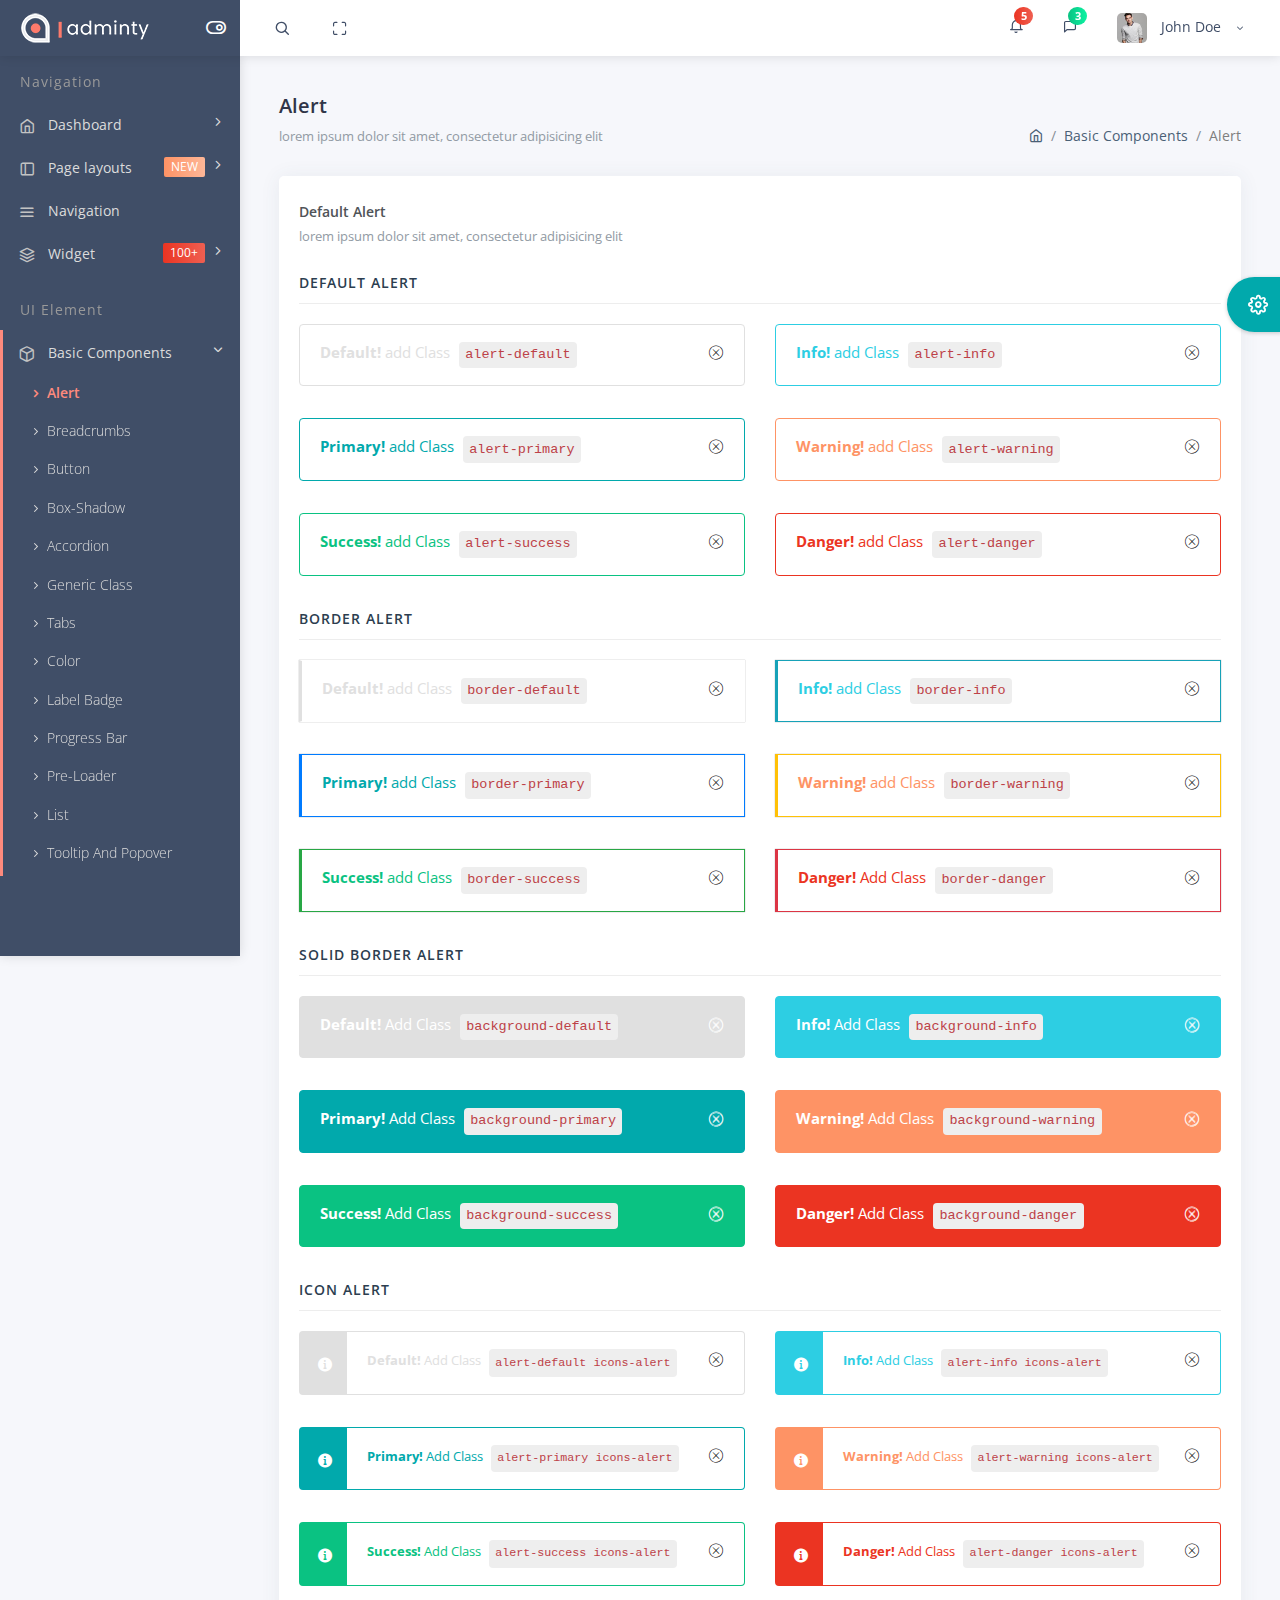
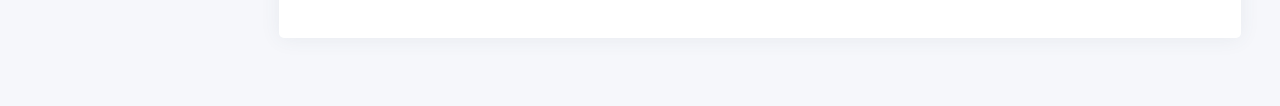
<file: CMS.Website/wwwroot/adminty/default/alert.htm>
﻿<!DOCTYPE html>
<html lang="en">

<head>
    <title>Adminty - Premium Admin Template by Colorlib </title>
    <!-- HTML5 Shim and Respond.js IE10 support of HTML5 elements and media queries -->
    <!-- WARNING: Respond.js doesn't work if you view the page via file:// -->
    <!--[if lt IE 10]>
      <script src="https://oss.maxcdn.com/libs/html5shiv/3.7.0/html5shiv.js"></script>
      <script src="https://oss.maxcdn.com/libs/respond.js/1.4.2/respond.min.js"></script>
      <![endif]-->
    <!-- Meta -->
    <meta charset="utf-8">
    <meta name="viewport" content="width=device-width, initial-scale=1.0, user-scalable=0, minimal-ui">
    <meta http-equiv="X-UA-Compatible" content="IE=edge">
    <meta name="description" content="#">
    <meta name="keywords" content="Admin , Responsive, Landing, Bootstrap, App, Template, Mobile, iOS, Android, apple, creative app">
    <meta name="author" content="#">
    <!-- Favicon icon -->
    <link rel="icon" href="..\files\assets\images\favicon.ico" type="image/x-icon">
    <!-- Google font--><link href="https://fonts.googleapis.com/css?family=Open+Sans:400,600,800" rel="stylesheet">
    <!-- Required Fremwork -->
    <link rel="stylesheet" type="text/css" href="..\files\bower_components\bootstrap\css\bootstrap.min.css">
    <!-- themify-icons line icon -->
    <link rel="stylesheet" type="text/css" href="..\files\assets\icon\themify-icons\themify-icons.css">
    <!-- ico font -->
    <link rel="stylesheet" type="text/css" href="..\files\assets\icon\icofont\css\icofont.css">
    <!-- feather Awesome -->
    <link rel="stylesheet" type="text/css" href="..\files\assets\icon\feather\css\feather.css">
    <!-- Style.css -->
    <link rel="stylesheet" type="text/css" href="..\files\assets\css\style.css">


    <link rel="stylesheet" type="text/css" href="..\files\assets\css\linearicons.css">

    <link rel="stylesheet" type="text/css" href="..\files\assets\css\jquery.mCustomScrollbar.css">
</head>

<body>
<!-- Pre-loader start -->
<div class="theme-loader">
    <div class="ball-scale">
        <div class='contain'>
            <div class="ring">
                <div class="frame"></div>
            </div>
            <div class="ring">
                <div class="frame"></div>
            </div>
            <div class="ring">
                <div class="frame"></div>
            </div>
            <div class="ring">
                <div class="frame"></div>
            </div>
            <div class="ring">
                <div class="frame"></div>
            </div>
            <div class="ring">
                <div class="frame"></div>
            </div>
            <div class="ring">
                <div class="frame"></div>
            </div>
            <div class="ring">
                <div class="frame"></div>
            </div>
            <div class="ring">
                <div class="frame"></div>
            </div>
            <div class="ring">
                <div class="frame"></div>
            </div>
        </div>
    </div>
</div>
<!-- Pre-loader end -->
<div id="pcoded" class="pcoded">
    <div class="pcoded-overlay-box"></div>
    <div class="pcoded-container navbar-wrapper">

        <nav class="navbar header-navbar pcoded-header">
            <div class="navbar-wrapper">

                <div class="navbar-logo">
                    <a class="mobile-menu" id="mobile-collapse" href="#!">
                        <i class="feather icon-menu"></i>
                    </a>
                    <a href="index-1.htm">
                        <img class="img-fluid" src="..\files\assets\images\logo.png" alt="Theme-Logo">
                    </a>
                    <a class="mobile-options">
                        <i class="feather icon-more-horizontal"></i>
                    </a>
                </div>

                <div class="navbar-container container-fluid">
                    <ul class="nav-left">
                        <li class="header-search">
                            <div class="main-search morphsearch-search">
                                <div class="input-group">
                                    <span class="input-group-addon search-close"><i class="feather icon-x"></i></span>
                                    <input type="text" class="form-control">
                                    <span class="input-group-addon search-btn"><i class="feather icon-search"></i></span>
                                </div>
                            </div>
                        </li>
                        <li>
                            <a href="#!" onclick="javascript:toggleFullScreen()">
                                <i class="feather icon-maximize full-screen"></i>
                            </a>
                        </li>
                    </ul>
                    <ul class="nav-right">
                        <li class="header-notification">
                            <div class="dropdown-primary dropdown">
                                <div class="dropdown-toggle" data-toggle="dropdown">
                                    <i class="feather icon-bell"></i>
                                    <span class="badge bg-c-pink">5</span>
                                </div>
                                <ul class="show-notification notification-view dropdown-menu" data-dropdown-in="fadeIn" data-dropdown-out="fadeOut">
                                    <li>
                                        <h6>Notifications</h6>
                                        <label class="label label-danger">New</label>
                                    </li>
                                    <li>
                                        <div class="media">
                                            <img class="d-flex align-self-center img-radius" src="..\files\assets\images\avatar-4.jpg" alt="Generic placeholder image">
                                            <div class="media-body">
                                                <h5 class="notification-user">John Doe</h5>
                                                <p class="notification-msg">Lorem ipsum dolor sit amet, consectetuer elit.</p>
                                                <span class="notification-time">30 minutes ago</span>
                                            </div>
                                        </div>
                                    </li>
                                    <li>
                                        <div class="media">
                                            <img class="d-flex align-self-center img-radius" src="..\files\assets\images\avatar-3.jpg" alt="Generic placeholder image">
                                            <div class="media-body">
                                                <h5 class="notification-user">Joseph William</h5>
                                                <p class="notification-msg">Lorem ipsum dolor sit amet, consectetuer elit.</p>
                                                <span class="notification-time">30 minutes ago</span>
                                            </div>
                                        </div>
                                    </li>
                                    <li>
                                        <div class="media">
                                            <img class="d-flex align-self-center img-radius" src="..\files\assets\images\avatar-4.jpg" alt="Generic placeholder image">
                                            <div class="media-body">
                                                <h5 class="notification-user">Sara Soudein</h5>
                                                <p class="notification-msg">Lorem ipsum dolor sit amet, consectetuer elit.</p>
                                                <span class="notification-time">30 minutes ago</span>
                                            </div>
                                        </div>
                                    </li>
                                </ul>
                            </div>
                        </li>
                        <li class="header-notification">
                            <div class="dropdown-primary dropdown">
                                <div class="displayChatbox dropdown-toggle" data-toggle="dropdown">
                                    <i class="feather icon-message-square"></i>
                                    <span class="badge bg-c-green">3</span>
                                </div>
                            </div>
                        </li>
                        <li class="user-profile header-notification">
                            <div class="dropdown-primary dropdown">
                                <div class="dropdown-toggle" data-toggle="dropdown">
                                    <img src="..\files\assets\images\avatar-4.jpg" class="img-radius" alt="User-Profile-Image">
                                    <span>John Doe</span>
                                    <i class="feather icon-chevron-down"></i>
                                </div>
                                <ul class="show-notification profile-notification dropdown-menu" data-dropdown-in="fadeIn" data-dropdown-out="fadeOut">
                                    <li>
                                        <a href="#!">
                                            <i class="feather icon-settings"></i> Settings
                                        </a>
                                    </li>
                                    <li>
                                        <a href="user-profile.htm">
                                            <i class="feather icon-user"></i> Profile
                                        </a>
                                    </li>
                                    <li>
                                        <a href="email-inbox.htm">
                                            <i class="feather icon-mail"></i> My Messages
                                        </a>
                                    </li>
                                    <li>
                                        <a href="auth-lock-screen.htm">
                                            <i class="feather icon-lock"></i> Lock Screen
                                        </a>
                                    </li>
                                    <li>
                                        <a href="auth-normal-sign-in.htm">
                                            <i class="feather icon-log-out"></i> Logout
                                        </a>
                                    </li>
                                </ul>

                            </div>
                        </li>
                    </ul>
                </div>
            </div>
        </nav>

        <!-- Sidebar chat start -->
        <div id="sidebar" class="users p-chat-user showChat">
            <div class="had-container">
                <div class="card card_main p-fixed users-main">
                    <div class="user-box">
                        <div class="chat-inner-header">
                            <div class="back_chatBox">
                                <div class="right-icon-control">
                                    <input type="text" class="form-control  search-text" placeholder="Search Friend" id="search-friends">
                                    <div class="form-icon">
                                        <i class="icofont icofont-search"></i>
                                    </div>
                                </div>
                            </div>
                        </div>
                        <div class="main-friend-list">
                            <div class="media userlist-box" data-id="1" data-status="online" data-username="Josephin Doe" data-toggle="tooltip" data-placement="left" title="Josephin Doe">
                                <a class="media-left" href="#!">
                                    <img class="media-object img-radius img-radius" src="..\files\assets\images\avatar-3.jpg" alt="Generic placeholder image ">
                                    <div class="live-status bg-success"></div>
                                </a>
                                <div class="media-body">
                                    <div class="f-13 chat-header">Josephin Doe</div>
                                </div>
                            </div>
                            <div class="media userlist-box" data-id="2" data-status="online" data-username="Lary Doe" data-toggle="tooltip" data-placement="left" title="Lary Doe">
                                <a class="media-left" href="#!">
                                    <img class="media-object img-radius" src="..\files\assets\images\avatar-2.jpg" alt="Generic placeholder image">
                                    <div class="live-status bg-success"></div>
                                </a>
                                <div class="media-body">
                                    <div class="f-13 chat-header">Lary Doe</div>
                                </div>
                            </div>
                            <div class="media userlist-box" data-id="3" data-status="online" data-username="Alice" data-toggle="tooltip" data-placement="left" title="Alice">
                                <a class="media-left" href="#!">
                                    <img class="media-object img-radius" src="..\files\assets\images\avatar-4.jpg" alt="Generic placeholder image">
                                    <div class="live-status bg-success"></div>
                                </a>
                                <div class="media-body">
                                    <div class="f-13 chat-header">Alice</div>
                                </div>
                            </div>
                            <div class="media userlist-box" data-id="4" data-status="online" data-username="Alia" data-toggle="tooltip" data-placement="left" title="Alia">
                                <a class="media-left" href="#!">
                                    <img class="media-object img-radius" src="..\files\assets\images\avatar-3.jpg" alt="Generic placeholder image">
                                    <div class="live-status bg-success"></div>
                                </a>
                                <div class="media-body">
                                    <div class="f-13 chat-header">Alia</div>
                                </div>
                            </div>
                            <div class="media userlist-box" data-id="5" data-status="online" data-username="Suzen" data-toggle="tooltip" data-placement="left" title="Suzen">
                                <a class="media-left" href="#!">
                                    <img class="media-object img-radius" src="..\files\assets\images\avatar-2.jpg" alt="Generic placeholder image">
                                    <div class="live-status bg-success"></div>
                                </a>
                                <div class="media-body">
                                    <div class="f-13 chat-header">Suzen</div>
                                </div>
                            </div>
                        </div>
                    </div>
                </div>
            </div>
        </div>
        <!-- Sidebar inner chat start-->
        <div class="showChat_inner">
            <div class="media chat-inner-header">
                <a class="back_chatBox">
                    <i class="feather icon-chevron-left"></i> Josephin Doe
                </a>
            </div>
            <div class="media chat-messages">
                <a class="media-left photo-table" href="#!">
                    <img class="media-object img-radius img-radius m-t-5" src="..\files\assets\images\avatar-3.jpg" alt="Generic placeholder image">
                </a>
                <div class="media-body chat-menu-content">
                    <div class="">
                        <p class="chat-cont">I'm just looking around. Will you tell me something about yourself?</p>
                        <p class="chat-time">8:20 a.m.</p>
                    </div>
                </div>
            </div>
            <div class="media chat-messages">
                <div class="media-body chat-menu-reply">
                    <div class="">
                        <p class="chat-cont">I'm just looking around. Will you tell me something about yourself?</p>
                        <p class="chat-time">8:20 a.m.</p>
                    </div>
                </div>
                <div class="media-right photo-table">
                    <a href="#!">
                        <img class="media-object img-radius img-radius m-t-5" src="..\files\assets\images\avatar-4.jpg" alt="Generic placeholder image">
                    </a>
                </div>
            </div>
            <div class="chat-reply-box p-b-20">
                <div class="right-icon-control">
                    <input type="text" class="form-control search-text" placeholder="Share Your Thoughts">
                    <div class="form-icon">
                        <i class="feather icon-navigation"></i>
                    </div>
                </div>
            </div>
        </div>
        <!-- Sidebar inner chat end-->
        <div class="pcoded-main-container">
            <div class="pcoded-wrapper">
                <nav class="pcoded-navbar">
                    <div class="pcoded-inner-navbar main-menu">
                        <div class="pcoded-navigatio-lavel">Navigation</div>
                        <ul class="pcoded-item pcoded-left-item">
                            <li class="pcoded-hasmenu">
                                <a href="javascript:void(0)">
                                    <span class="pcoded-micon"><i class="feather icon-home"></i></span>
                                    <span class="pcoded-mtext">Dashboard</span>
                                </a>
                                <ul class="pcoded-submenu">
                                    <li class="">
                                        <a href="index-1.htm">
                                            <span class="pcoded-mtext">Default</span>
                                        </a>
                                    </li>
                                    <li class="">
                                        <a href="dashboard-crm.htm">
                                            <span class="pcoded-mtext">CRM</span>
                                        </a>
                                    </li>
                                    <li class=" ">
                                        <a href="dashboard-analytics.htm">
                                            <span class="pcoded-mtext">Analytics</span>
                                            <span class="pcoded-badge label label-info ">NEW</span>
                                        </a>
                                    </li>
                                </ul>
                            </li>
                            <li class="pcoded-hasmenu">
                                <a href="javascript:void(0)">
                                    <span class="pcoded-micon"><i class="feather icon-sidebar"></i></span>
                                    <span class="pcoded-mtext">Page layouts</span>
                                    <span class="pcoded-badge label label-warning">NEW</span>
                                </a>
                                <ul class="pcoded-submenu">
                                    <li class=" pcoded-hasmenu">
                                        <a href="javascript:void(0)">
                                            <span class="pcoded-mtext">Vertical</span>
                                        </a>
                                        <ul class="pcoded-submenu">
                                            <li class=" ">
                                                <a href="menu-static.htm">
                                                    <span class="pcoded-mtext">Static Layout</span>
                                                </a>
                                            </li>
                                            <li class=" ">
                                                <a href="menu-header-fixed.htm">
                                                    <span class="pcoded-mtext">Header Fixed</span>
                                                </a>
                                            </li>
                                            <li class=" ">
                                                <a href="menu-compact.htm">
                                                    <span class="pcoded-mtext">Compact</span>
                                                </a>
                                            </li>
                                            <li class=" ">
                                                <a href="menu-sidebar.htm">
                                                    <span class="pcoded-mtext">Sidebar Fixed</span>
                                                </a>
                                            </li>

                                        </ul>
                                    </li>
                                    <li class=" pcoded-hasmenu">
                                        <a href="javascript:void(0)">
                                            <span class="pcoded-mtext">Horizontal</span>
                                        </a>
                                        <ul class="pcoded-submenu">
                                            <li class=" ">
                                                <a href="menu-horizontal-static.htm" target="_blank">
                                                    <span class="pcoded-mtext">Static Layout</span>
                                                </a>
                                            </li>
                                            <li class=" ">
                                                <a href="menu-horizontal-fixed.htm" target="_blank">
                                                    <span class="pcoded-mtext">Fixed layout</span>
                                                </a>
                                            </li>
                                            <li class=" ">
                                                <a href="menu-horizontal-icon.htm" target="_blank">
                                                    <span class="pcoded-mtext">Static With Icon</span>
                                                </a>
                                            </li>
                                            <li class=" ">
                                                <a href="menu-horizontal-icon-fixed.htm" target="_blank">
                                                    <span class="pcoded-mtext">Fixed With Icon</span>
                                                </a>
                                            </li>
                                        </ul>
                                    </li>
                                    <li class=" ">
                                        <a href="menu-bottom.htm">
                                            <span class="pcoded-mtext">Bottom Menu</span>
                                        </a>
                                    </li>
                                    <li class=" ">
                                        <a href="box-layout.htm" target="_blank">
                                            <span class="pcoded-mtext">Box Layout</span>
                                        </a>
                                    </li>
                                    <li class=" ">
                                        <a href="menu-rtl.htm" target="_blank">
                                            <span class="pcoded-mtext">RTL</span>
                                        </a>
                                    </li>
                                </ul>
                            </li>
                            <li class="">
                                <a href="navbar-light.htm">
                                    <span class="pcoded-micon"><i class="feather icon-menu"></i></span>
                                    <span class="pcoded-mtext">Navigation</span>
                                </a>
                            </li>
                            <li class="pcoded-hasmenu">
                                <a href="javascript:void(0)">
                                    <span class="pcoded-micon"><i class="feather icon-layers"></i></span>
                                    <span class="pcoded-mtext">Widget</span>
                                    <span class="pcoded-badge label label-danger">100+</span>
                                </a>
                                <ul class="pcoded-submenu">
                                    <li class="">
                                        <a href="widget-statistic.htm">
                                            <span class="pcoded-mtext">Statistic</span>
                                        </a>
                                    </li>
                                    <li class=" ">
                                        <a href="widget-data.htm">
                                            <span class="pcoded-mtext">Data</span>
                                        </a>
                                    </li>
                                    <li class="">
                                        <a href="widget-chart.htm">
                                            <span class="pcoded-mtext">Chart Widget</span>
                                        </a>
                                    </li>

                                </ul>
                            </li>
                        </ul>
                        <div class="pcoded-navigatio-lavel">UI Element</div>
                        <ul class="pcoded-item pcoded-left-item">
                            <li class="pcoded-hasmenu pcoded-trigger">
                                <a href="javascript:void(0)">
                                    <span class="pcoded-micon"><i class="feather icon-box"></i></span>
                                    <span class="pcoded-mtext">Basic Components</span>
                                </a>
                                <ul class="pcoded-submenu">
                                    <li class="active">
                                        <a href="alert.htm">
                                            <span class="pcoded-mtext">Alert</span>
                                        </a>
                                    </li>
                                    <li class=" ">
                                        <a href="breadcrumb.htm">
                                            <span class="pcoded-mtext">Breadcrumbs</span>
                                        </a>
                                    </li>
                                    <li class=" ">
                                        <a href="button.htm">
                                            <span class="pcoded-mtext">Button</span>
                                        </a>
                                    </li>
                                    <li class=" ">
                                        <a href="box-shadow.htm">
                                            <span class="pcoded-mtext">Box-Shadow</span>
                                        </a>
                                    </li>
                                    <li class=" ">
                                        <a href="accordion.htm">
                                            <span class="pcoded-mtext">Accordion</span>
                                        </a>
                                    </li>
                                    <li class=" ">
                                        <a href="generic-class.htm">
                                            <span class="pcoded-mtext">Generic Class</span>
                                        </a>
                                    </li>
                                    <li class=" ">
                                        <a href="tabs.htm">
                                            <span class="pcoded-mtext">Tabs</span>
                                        </a>
                                    </li>
                                    <li class=" ">
                                        <a href="color.htm">
                                            <span class="pcoded-mtext">Color</span>
                                        </a>
                                    </li>
                                    <li class=" ">
                                        <a href="label-badge.htm">
                                            <span class="pcoded-mtext">Label Badge</span>
                                        </a>
                                    </li>
                                    <li class=" ">
                                        <a href="progress-bar.htm">
                                            <span class="pcoded-mtext">Progress Bar</span>
                                        </a>
                                    </li>
                                    <li class=" ">
                                        <a href="preloader.htm">
                                            <span class="pcoded-mtext">Pre-Loader</span>
                                        </a>
                                    </li>
                                    <li class=" ">
                                        <a href="list.htm">
                                            <span class="pcoded-mtext">List</span>
                                        </a>
                                    </li>
                                    <li class=" ">
                                        <a href="tooltip.htm">
                                            <span class="pcoded-mtext">Tooltip And Popover</span>
                                        </a>
                                    </li>
                                    <li class=" ">
                                        <a href="typography.htm">
                                            <span class="pcoded-mtext">Typography</span>
                                        </a>
                                    </li>
                                    <li class=" ">
                                        <a href="other.htm">
                                            <span class="pcoded-mtext">Other</span>
                                        </a>
                                    </li>
                                </ul>
                            </li>
                            <li class="pcoded-hasmenu">
                                <a href="javascript:void(0)">
                                    <span class="pcoded-micon"><i class="feather icon-gitlab"></i></span>
                                    <span class="pcoded-mtext">Advance Components</span>
                                </a>
                                <ul class="pcoded-submenu">
                                    <li class=" ">
                                        <a href="draggable.htm">
                                            <span class="pcoded-mtext">Draggable</span>
                                        </a>
                                    </li>
                                    <li class=" ">
                                        <a href="bs-grid.htm">
                                            <span class="pcoded-mtext">Grid Stack</span>
                                        </a>
                                    </li>
                                    <li class=" ">
                                        <a href="light-box.htm">
                                            <span class="pcoded-mtext">Light Box</span>
                                        </a>
                                    </li>
                                    <li class=" ">
                                        <a href="modal.htm">
                                            <span class="pcoded-mtext">Modal</span>
                                        </a>
                                    </li>
                                    <li class=" ">
                                        <a href="notification.htm">
                                            <span class="pcoded-mtext">Notifications</span>
                                        </a>
                                    </li>
                                    <li class=" ">
                                        <a href="notify.htm">
                                            <span class="pcoded-mtext">PNOTIFY</span>
                                            <span class="pcoded-badge label label-info">NEW</span>
                                        </a>
                                    </li>
                                    <li class=" ">
                                        <a href="rating.htm">
                                            <span class="pcoded-mtext">Rating</span>
                                        </a>
                                    </li>
                                    <li class=" ">
                                        <a href="range-slider.htm">
                                            <span class="pcoded-mtext">Range Slider</span>
                                        </a>
                                    </li>
                                    <li class=" ">
                                        <a href="slider.htm">
                                            <span class="pcoded-mtext">Slider</span>
                                        </a>
                                    </li>
                                    <li class=" ">
                                        <a href="syntax-highlighter.htm">
                                            <span class="pcoded-mtext">Syntax Highlighter</span>
                                        </a>
                                    </li>
                                    <li class=" ">
                                        <a href="tour.htm">
                                            <span class="pcoded-mtext">Tour</span>
                                        </a>
                                    </li>
                                    <li class=" ">
                                        <a href="treeview.htm">
                                            <span class="pcoded-mtext">Tree View</span>
                                        </a>
                                    </li>
                                    <li class=" ">
                                        <a href="nestable.htm">
                                            <span class="pcoded-mtext">Nestable</span>
                                        </a>
                                    </li>
                                    <li class=" ">
                                        <a href="toolbar.htm">
                                            <span class="pcoded-mtext">Toolbar</span>
                                        </a>
                                    </li>
                                    <li class=" ">
                                        <a href="x-editable.htm">
                                            <span class="pcoded-mtext">X-Editable</span>
                                        </a>
                                    </li>
                                </ul>
                            </li>
                            <li class="pcoded-hasmenu">
                                <a href="javascript:void(0)">
                                    <span class="pcoded-micon"><i class="feather icon-package"></i></span>
                                    <span class="pcoded-mtext">Extra Components</span>
                                </a>
                                <ul class="pcoded-submenu">
                                    <li class=" ">
                                        <a href="session-timeout.htm">
                                            <span class="pcoded-mtext">Session Timeout</span>
                                        </a>
                                    </li>
                                    <li class=" ">
                                        <a href="session-idle-timeout.htm">
                                            <span class="pcoded-mtext">Session Idle Timeout</span>
                                        </a>
                                    </li>
                                    <li class=" ">
                                        <a href="offline.htm">
                                            <span class="pcoded-mtext">Offline</span>
                                        </a>
                                    </li>

                                </ul>
                            </li>
                            <li class=" ">
                                <a href="animation.htm">
                                    <span class="pcoded-micon"><i class="feather icon-aperture rotate-refresh"></i><b>A</b></span>
                                    <span class="pcoded-mtext">Animations</span>
                                </a>
                            </li>
                            <li class=" ">
                                <a href="sticky.htm">
                                    <span class="pcoded-micon"><i class="feather icon-cpu"></i></span>
                                    <span class="pcoded-mtext">Sticky Notes</span>
                                    <span class="pcoded-badge label label-danger">HOT</span>
                                </a>
                            </li>
                            <li class="pcoded-hasmenu">
                                <a href="javascript:void(0)">
                                    <span class="pcoded-micon"><i class="feather icon-command"></i></span>
                                    <span class="pcoded-mtext">Icons</span>
                                </a>
                                <ul class="pcoded-submenu">
                                    <li class=" ">
                                        <a href="icon-font-awesome.htm">
                                            <span class="pcoded-mtext">Font Awesome</span>
                                        </a>
                                    </li>
                                    <li class=" ">
                                        <a href="icon-themify.htm">
                                            <span class="pcoded-mtext">Themify</span>
                                        </a>
                                    </li>
                                    <li class=" ">
                                        <a href="icon-simple-line.htm">
                                            <span class="pcoded-mtext">Simple Line Icon</span>
                                        </a>
                                    </li>
                                    <li class=" ">
                                        <a href="icon-ion.htm">
                                            <span class="pcoded-mtext">Ion Icon</span>
                                        </a>
                                    </li>
                                    <li class=" ">
                                        <a href="icon-material-design.htm">
                                            <span class="pcoded-mtext">Material Design</span>
                                        </a>
                                    </li>
                                    <li class=" ">
                                        <a href="icon-icofonts.htm">
                                            <span class="pcoded-mtext">Ico Fonts</span>
                                        </a>
                                    </li>
                                    <li class=" ">
                                        <a href="icon-weather.htm">
                                            <span class="pcoded-mtext">Weather Icon</span>
                                        </a>
                                    </li>
                                    <li class=" ">
                                        <a href="icon-typicons.htm">
                                            <span class="pcoded-mtext">Typicons</span>
                                        </a>
                                    </li>
                                    <li class=" ">
                                        <a href="icon-flags.htm">
                                            <span class="pcoded-mtext">Flags</span>
                                        </a>
                                    </li>
                                </ul>
                            </li>
                        </ul>
                        <div class="pcoded-navigatio-lavel">Forms</div>
                        <ul class="pcoded-item pcoded-left-item">
                            <li class="pcoded-hasmenu">
                                <a href="javascript:void(0)">
                                    <span class="pcoded-micon"><i class="feather icon-clipboard"></i></span>
                                    <span class="pcoded-mtext">Form Components</span>
                                </a>
                                <ul class="pcoded-submenu">
                                    <li class=" ">
                                        <a href="form-elements-component.htm">
                                            <span class="pcoded-mtext">Form Components</span>
                                        </a>
                                    </li>
                                    <li class=" ">
                                        <a href="form-elements-add-on.htm">
                                            <span class="pcoded-mtext">Form-Elements-Add-On</span>
                                        </a>
                                    </li>
                                    <li class=" ">
                                        <a href="form-elements-advance.htm">
                                            <span class="pcoded-mtext">Form-Elements-Advance</span>
                                        </a>
                                    </li>
                                    <li class=" ">
                                        <a href="form-validation.htm">
                                            <span class="pcoded-mtext">Form Validation</span>
                                        </a>
                                    </li>
                                </ul>
                            </li>
                            <li class=" ">
                                <a href="form-picker.htm">
                                    <span class="pcoded-micon"><i class="feather icon-edit-1"></i></span>
                                    <span class="pcoded-mtext">Form Picker</span>
                                    <span class="pcoded-badge label label-warning">NEW</span>
                                </a>
                            </li>
                            <li class=" ">
                                <a href="form-select.htm">
                                    <span class="pcoded-micon"><i class="feather icon-feather"></i></span>
                                    <span class="pcoded-mtext">Form Select</span>
                                </a>
                            </li>
                            <li class=" ">
                                <a href="form-masking.htm">
                                    <span class="pcoded-micon"><i class="feather icon-shield"></i></span>
                                    <span class="pcoded-mtext">Form Masking</span>
                                </a>
                            </li>
                            <li class=" ">
                                <a href="form-wizard.htm">
                                    <span class="pcoded-micon"><i class="feather icon-tv"></i></span>
                                    <span class="pcoded-mtext">Form Wizard</span>
                                </a>
                            </li>
                            <li class="pcoded-hasmenu">
                                <a href="javascript:void(0)">
                                    <span class="pcoded-micon"><i class="feather icon-book"></i></span>
                                    <span class="pcoded-mtext">Ready To Use</span>
                                    <span class="pcoded-badge label label-danger">HOT</span>
                                </a>
                                <ul class="pcoded-submenu">
                                    <li class=" ">
                                        <a href="ready-cloned-elements-form.htm">
                                            <span class="pcoded-mtext">Cloned Elements Form</span>
                                        </a>
                                    </li>
                                    <li class=" ">
                                        <a href="ready-currency-form.htm">
                                            <span class="pcoded-mtext">Currency Form</span>
                                        </a>
                                    </li>
                                    <li class=" ">
                                        <a href="ready-form-booking.htm">
                                            <span class="pcoded-mtext">Booking Form</span>
                                        </a>
                                    </li>
                                    <li class=" ">
                                        <a href="ready-form-booking-multi-steps.htm">
                                            <span class="pcoded-mtext">Booking Multi Steps Form</span>
                                        </a>
                                    </li>
                                    <li class=" ">
                                        <a href="ready-form-comment.htm">
                                            <span class="pcoded-mtext">Comment Form</span>
                                        </a>
                                    </li>
                                    <li class=" ">
                                        <a href="ready-form-contact.htm">
                                            <span class="pcoded-mtext">Contact Form</span>
                                        </a>
                                    </li>
                                    <li class=" ">
                                        <a href="ready-job-application-form.htm">
                                            <span class="pcoded-mtext">Job Application Form</span>
                                        </a>
                                    </li>
                                    <li class=" ">
                                        <a href="ready-js-addition-form.htm">
                                            <span class="pcoded-mtext">JS Addition Form</span>
                                        </a>
                                    </li>
                                    <li class=" ">
                                        <a href="ready-login-form.htm">
                                            <span class="pcoded-mtext">Login Form</span>
                                        </a>
                                    </li>
                                    <li class=" ">
                                        <a href="ready-popup-modal-form.htm" target="_blank">
                                            <span class="pcoded-mtext">Popup Modal Form</span>
                                        </a>
                                    </li>
                                    <li class=" ">
                                        <a href="ready-registration-form.htm">
                                            <span class="pcoded-mtext">Registration Form</span>
                                        </a>
                                    </li>
                                    <li class=" ">
                                        <a href="ready-review-form.htm">
                                            <span class="pcoded-mtext">Review Form</span>
                                        </a>
                                    </li>
                                    <li class=" ">
                                        <a href="ready-subscribe-form.htm">
                                            <span class="pcoded-mtext">Subscribe Form</span>
                                        </a>
                                    </li>
                                    <li class=" ">
                                        <a href="ready-suggestion-form.htm">
                                            <span class="pcoded-mtext">Suggestion Form</span>
                                        </a>
                                    </li>
                                    <li class=" ">
                                        <a href="ready-tabs-form.htm">
                                            <span class="pcoded-mtext">Tabs Form</span>
                                        </a>
                                    </li>
                                </ul>
                            </li>
                        </ul>
                        <div class="pcoded-navigatio-lavel">Tables</div>
                        <ul class="pcoded-item pcoded-left-item">
                            <li class="pcoded-hasmenu">
                                <a href="javascript:void(0)">
                                    <span class="pcoded-micon"><i class="feather icon-credit-card"></i></span>
                                    <span class="pcoded-mtext">Bootstrap Table</span>
                                </a>
                                <ul class="pcoded-submenu">
                                    <li class=" ">
                                        <a href="bs-basic-table.htm">
                                            <span class="pcoded-mtext">Basic Table</span>
                                        </a>
                                    </li>
                                    <li class=" ">
                                        <a href="bs-table-sizing.htm">
                                            <span class="pcoded-mtext">Sizing Table</span>
                                        </a>
                                    </li>
                                    <li class=" ">
                                        <a href="bs-table-border.htm">
                                            <span class="pcoded-mtext">Border Table</span>
                                        </a>
                                    </li>
                                    <li class=" ">
                                        <a href="bs-table-styling.htm">
                                            <span class="pcoded-mtext">Styling Table</span>
                                        </a>
                                    </li>
                                </ul>
                            </li>
                            <li class="pcoded-hasmenu">
                                <a href="javascript:void(0)">
                                    <span class="pcoded-micon"><i class="feather icon-inbox"></i></span>
                                    <span class="pcoded-mtext">Data Table</span>
                                    <span class="pcoded-mcaret"></span>
                                </a>
                                <ul class="pcoded-submenu">
                                    <li class=" ">
                                        <a href="dt-basic.htm">
                                            <span class="pcoded-mtext">Basic Initialization</span>
                                        </a>
                                    </li>
                                    <li class=" ">
                                        <a href="dt-advance.htm">
                                            <span class="pcoded-mtext">Advance Initialization</span>
                                        </a>
                                    </li>
                                    <li class=" ">
                                        <a href="dt-styling.htm">
                                            <span class="pcoded-mtext">Styling</span>
                                        </a>
                                    </li>
                                    <li class=" ">
                                        <a href="dt-api.htm">
                                            <span class="pcoded-mtext">API</span>
                                        </a>
                                    </li>
                                    <li class=" ">
                                        <a href="dt-ajax.htm">
                                            <span class="pcoded-mtext">Ajax</span>
                                        </a>
                                    </li>
                                    <li class=" ">
                                        <a href="dt-server-side.htm">
                                            <span class="pcoded-mtext">Server Side</span>
                                        </a>
                                    </li>
                                    <li class=" ">
                                        <a href="dt-plugin.htm">
                                            <span class="pcoded-mtext">Plug-In</span>
                                        </a>
                                    </li>
                                    <li class=" ">
                                        <a href="dt-data-sources.htm">
                                            <span class="pcoded-mtext">Data Sources</span>
                                        </a>
                                    </li>

                                </ul>
                            </li>
                            <li class="pcoded-hasmenu">
                                <a href="javascript:void(0)">
                                    <span class="pcoded-micon"><i class="feather icon-server"></i></span>
                                    <span class="pcoded-mtext">Data Table Extensions</span>
                                </a>
                                <ul class="pcoded-submenu">
                                    <li class=" ">
                                        <a href="dt-ext-autofill.htm">
                                            <span class="pcoded-mtext">AutoFill</span>
                                        </a>
                                    </li>
                                    <li class="pcoded-hasmenu">
                                        <a href="javascript:void(0)">
                                            <span class="pcoded-mtext">Button</span>
                                        </a>
                                        <ul class="pcoded-submenu">
                                            <li class=" ">
                                                <a href="dt-ext-basic-buttons.htm">
                                                    <span class="pcoded-mtext">Basic Button</span>
                                                </a>
                                            </li>
                                            <li class=" ">
                                                <a href="dt-ext-buttons-html-5-data-export.htm">
                                                    <span class="pcoded-mtext">Html-5 Data Export</span>
                                                </a>
                                            </li>
                                        </ul>
                                    </li>
                                    <li class=" ">
                                        <a href="dt-ext-col-reorder.htm">
                                            <span class="pcoded-mtext">Col Reorder</span>
                                        </a>
                                    </li>
                                    <li class=" ">
                                        <a href="dt-ext-fixed-columns.htm">
                                            <span class="pcoded-mtext">Fixed Columns</span>
                                        </a>
                                    </li>
                                    <li class=" ">
                                        <a href="dt-ext-fixed-header.htm">
                                            <span class="pcoded-mtext">Fixed Header</span>
                                        </a>
                                    </li>
                                    <li class=" ">
                                        <a href="dt-ext-key-table.htm">
                                            <span class="pcoded-mtext">Key Table</span>
                                        </a>
                                    </li>
                                    <li class=" ">
                                        <a href="dt-ext-responsive.htm">
                                            <span class="pcoded-mtext">Responsive</span>
                                        </a>
                                    </li>
                                    <li class=" ">
                                        <a href="dt-ext-row-reorder.htm">
                                            <span class="pcoded-mtext">Row Reorder</span>
                                        </a>
                                    </li>
                                    <li class=" ">
                                        <a href="dt-ext-scroller.htm">
                                            <span class="pcoded-mtext">Scroller</span>
                                        </a>
                                    </li>
                                    <li class=" ">
                                        <a href="dt-ext-select.htm">
                                            <span class="pcoded-mtext">Select Table</span>
                                        </a>
                                    </li>
                                </ul>
                            </li>
                            <li class=" ">
                                <a href="foo-table.htm">
                                    <span class="pcoded-micon"><i class="feather icon-hash"></i></span>
                                    <span class="pcoded-mtext">FooTable</span>
                                </a>
                            </li>
                            <li class="pcoded-hasmenu ">
                                <a href="javascript:void(0)">
                                    <span class="pcoded-micon"><i class="feather icon-airplay"></i></span>
                                    <span class="pcoded-mtext">Handson Table</span>
                                </a>
                                <ul class="pcoded-submenu">
                                    <li class="">
                                        <a href="handson-appearance.htm">
                                            <span class="pcoded-mtext">Appearance</span>
                                        </a>
                                    </li>
                                    <li class="">
                                        <a href="handson-data-operation.htm">
                                            <span class="pcoded-mtext">Data Operation</span>
                                        </a>
                                    </li>
                                    <li class="">
                                        <a href="handson-rows-cols.htm">
                                            <span class="pcoded-mtext">Rows Columns</span>
                                        </a>
                                    </li>
                                    <li class="">
                                        <a href="handson-columns-only.htm">
                                            <span class="pcoded-mtext">Columns Only</span>
                                        </a>
                                    </li>
                                    <li class="">
                                        <a href="handson-cell-features.htm">
                                            <span class="pcoded-mtext">Cell Features</span>
                                        </a>
                                    </li>
                                    <li class="">
                                        <a href="handson-cell-types.htm">
                                            <span class="pcoded-mtext">Cell Types</span>
                                        </a>
                                    </li>
                                    <li class="">
                                        <a href="handson-integrations.htm">
                                            <span class="pcoded-mtext">Integrations</span>
                                        </a>
                                    </li>
                                    <li class="">
                                        <a href="handson-rows-only.htm">
                                            <span class="pcoded-mtext">Rows Only</span>
                                        </a>
                                    </li>
                                    <li class="">
                                        <a href="handson-utilities.htm">
                                            <span class="pcoded-mtext">Utilities</span>
                                        </a>
                                    </li>
                                </ul>
                            </li>
                            <li class="">
                                <a href="editable-table.htm">
                                    <span class="pcoded-micon"><i class="feather icon-edit"></i></span>
                                    <span class="pcoded-mtext">Editable Table</span>
                                </a>
                            </li>
                        </ul>
                        <div class="pcoded-navigatio-lavel">Chart And Maps</div>
                        <ul class="pcoded-item pcoded-left-item">
                            <li class="pcoded-hasmenu ">
                                <a href="javascript:void(0)">
                                    <span class="pcoded-micon"><i class="feather icon-pie-chart"></i></span>
                                    <span class="pcoded-mtext">Charts</span>
                                </a>
                                <ul class="pcoded-submenu">
                                    <li class="">
                                        <a href="chart-google.htm">
                                            <span class="pcoded-mtext">Google Chart</span>
                                        </a>
                                    </li>
                                    <li class="">
                                        <a href="chart-echart.htm">
                                            <span class="pcoded-mtext">Echarts</span>
                                        </a>
                                    </li>
                                    <li class="">
                                        <a href="chart-chartjs.htm">
                                            <span class="pcoded-mtext">ChartJs</span>
                                        </a>
                                    </li>
                                    <li class="">
                                        <a href="chart-list.htm">
                                            <span class="pcoded-mtext">List Chart</span>
                                        </a>
                                    </li>
                                    <li class="">
                                        <a href="chart-float.htm">
                                            <span class="pcoded-mtext">Float Chart</span>
                                        </a>
                                    </li>
                                    <li class="">
                                        <a href="chart-knob.htm">
                                            <span class="pcoded-mtext">Knob chart</span>
                                        </a>
                                    </li>
                                    <li class="">
                                        <a href="chart-morris.htm">
                                            <span class="pcoded-mtext">Morris Chart</span>
                                        </a>
                                    </li>
                                    <li class="">
                                        <a href="chart-nvd3.htm">
                                            <span class="pcoded-mtext">Nvd3 Chart</span>
                                        </a>
                                    </li>
                                    <li class="">
                                        <a href="chart-peity.htm">
                                            <span class="pcoded-mtext">Peity Chart</span>
                                        </a>
                                    </li>
                                    <li class="">
                                        <a href="chart-radial.htm">
                                            <span class="pcoded-mtext">Radial Chart</span>
                                        </a>
                                    </li>
                                    <li class="">
                                        <a href="chart-rickshaw.htm">
                                            <span class="pcoded-mtext">Rickshaw Chart</span>
                                        </a>
                                    </li>
                                    <li class="">
                                        <a href="chart-sparkline.htm">
                                            <span class="pcoded-mtext">Sparkline Chart</span>
                                        </a>
                                    </li>
                                    <li class="">
                                        <a href="chart-c3.htm">
                                            <span class="pcoded-mtext">C3 Chart</span>
                                        </a>
                                    </li>
                                </ul>
                            </li>
                            <li class="pcoded-hasmenu ">
                                <a href="javascript:void(0)">
                                    <span class="pcoded-micon"><i class="feather icon-map"></i></span>
                                    <span class="pcoded-mtext">Maps</span>
                                </a>
                                <ul class="pcoded-submenu">
                                    <li class="">
                                        <a href="map-google.htm">
                                            <span class="pcoded-mtext">Google Maps</span>
                                        </a>
                                    </li>
                                    <li class="">
                                        <a href="map-vector.htm">
                                            <span class="pcoded-mtext">Vector Maps</span>
                                        </a>
                                    </li>
                                    <li class="">
                                        <a href="map-api.htm">
                                            <span class="pcoded-mtext">Google Map Search API</span>
                                        </a>
                                    </li>
                                    <li class="">
                                        <a href="location.htm">
                                            <span class="pcoded-mtext">Location</span>
                                        </a>
                                    </li>
                                </ul>
                            </li>
                            <li class="">
                                <a href="..\files\extra-pages\landingpage\index.htm" target="_blank">
                                    <span class="pcoded-micon"><i class="feather icon-navigation-2"></i></span>
                                    <span class="pcoded-mtext">Landing Page</span>
                                </a>
                            </li>
                        </ul>
                        <div class="pcoded-navigatio-lavel">Pages</div>
                        <ul class="pcoded-item pcoded-left-item">
                            <li class="pcoded-hasmenu ">
                                <a href="javascript:void(0)">
                                    <span class="pcoded-micon"><i class="feather icon-unlock"></i></span>
                                    <span class="pcoded-mtext">Authentication</span>
                                </a>
                                <ul class="pcoded-submenu">
                                    <li class="">
                                        <a href="auth-normal-sign-in.htm" target="_blank">
                                            <span class="pcoded-mtext">Login With BG Image</span>
                                        </a>
                                    </li>
                                    <li class="">
                                        <a href="auth-sign-in-social.htm" target="_blank">
                                            <span class="pcoded-mtext">Login With Social Icon</span>
                                        </a>
                                    </li>
                                    <li class="">
                                        <a href="auth-sign-in-social-header-footer.htm" target="_blank">
                                            <span class="pcoded-mtext">Login Social With Header And Footer</span>
                                        </a>
                                    </li>
                                    <li class="">
                                        <a href="auth-normal-sign-in-header-footer.htm" target="_blank">
                                            <span class="pcoded-mtext">Login With Header And Footer</span>
                                        </a>
                                    </li>
                                    <li class="">
                                        <a href="auth-sign-up.htm" target="_blank">
                                            <span class="pcoded-mtext">Registration BG Image</span>
                                        </a>
                                    </li>
                                    <li class="">
                                        <a href="auth-sign-up-social.htm" target="_blank">
                                            <span class="pcoded-mtext">Registration Social Icon</span>
                                        </a>
                                    </li>
                                    <li class="">
                                        <a href="auth-sign-up-social-header-footer.htm" target="_blank">
                                            <span class="pcoded-mtext">Registration Social With Header And Footer</span>
                                        </a>
                                    </li>
                                    <li class="">
                                        <a href="auth-sign-up-header-footer.htm" target="_blank">
                                            <span class="pcoded-mtext">Registration With Header And Footer</span>
                                        </a>
                                    </li>
                                    <li class="">
                                        <a href="auth-multi-step-sign-up.htm" target="_blank">
                                            <span class="pcoded-mtext">Multi Step Registration</span>
                                        </a>
                                    </li>
                                    <li class="">
                                        <a href="auth-reset-password.htm" target="_blank">
                                            <span class="pcoded-mtext">Forgot Password</span>
                                        </a>
                                    </li>
                                    <li class="">
                                        <a href="auth-lock-screen.htm" target="_blank">
                                            <span class="pcoded-mtext">Lock Screen</span>
                                        </a>
                                    </li>
                                    <li class="">
                                        <a href="auth-modal.htm" target="_blank">
                                            <span class="pcoded-mtext">Modal</span>
                                        </a>
                                    </li>
                                </ul>
                            </li>
                            <li class="pcoded-hasmenu ">
                                <a href="javascript:void(0)">
                                    <span class="pcoded-micon"><i class="feather icon-sliders"></i></span>
                                    <span class="pcoded-mtext">Maintenance</span>
                                </a>
                                <ul class="pcoded-submenu">
                                    <li class="">
                                        <a href="error.htm">
                                            <span class="pcoded-mtext">Error</span>
                                        </a>
                                    </li>
                                    <li class="">
                                        <a href="comming-soon.htm">
                                            <span class="pcoded-mtext">Comming Soon</span>
                                        </a>
                                    </li>
                                    <li class="">
                                        <a href="offline-ui.htm">
                                            <span class="pcoded-mtext">Offline UI</span>
                                        </a>
                                    </li>
                                </ul>
                            </li>
                            <li class="pcoded-hasmenu ">
                                <a href="javascript:void(0)">
                                    <span class="pcoded-micon"><i class="feather icon-users"></i></span>
                                    <span class="pcoded-mtext">User Profile</span>
                                </a>
                                <ul class="pcoded-submenu">
                                    <li class="">
                                        <a href="timeline.htm">
                                            <span class="pcoded-mtext">Timeline</span>
                                        </a>
                                    </li>
                                    <li class="">
                                        <a href="timeline-social.htm">
                                            <span class="pcoded-mtext">Timeline Social</span>
                                        </a>
                                    </li>
                                    <li class="">
                                        <a href="user-profile.htm">
                                            <span class="pcoded-mtext">User Profile</span>
                                        </a>
                                    </li>
                                    <li class="">
                                        <a href="user-card.htm">
                                            <span class="pcoded-mtext">User Card</span>
                                        </a>
                                    </li>
                                </ul>
                            </li>
                            <li class="pcoded-hasmenu ">
                                <a href="javascript:void(0)">
                                    <span class="pcoded-micon"><i class="feather icon-shopping-cart"></i></span>
                                    <span class="pcoded-mtext">E-Commerce</span>
                                    <span class="pcoded-badge label label-danger">NEW</span>
                                </a>
                                <ul class="pcoded-submenu">
                                    <li class="">
                                        <a href="product.htm">
                                            <span class="pcoded-mtext">Product</span>
                                        </a>
                                    </li>
                                    <li class="">
                                        <a href="product-list.htm">
                                            <span class="pcoded-mtext">Product List</span>
                                        </a>
                                    </li>
                                    <li class="">
                                        <a href="product-edit.htm">
                                            <span class="pcoded-mtext">Product Edit</span>
                                        </a>
                                    </li>
                                    <li class="">
                                        <a href="product-detail.htm">
                                            <span class="pcoded-mtext">Product Detail</span>
                                        </a>
                                    </li>
                                    <li class="">
                                        <a href="product-cart.htm">
                                            <span class="pcoded-mtext">Product Card</span>
                                        </a>
                                    </li>
                                    <li class="">
                                        <a href="product-payment.htm">
                                            <span class="pcoded-mtext">Credit Card Form</span>
                                        </a>
                                    </li>
                                </ul>
                            </li>
                            <li class="pcoded-hasmenu ">
                                <a href="javascript:void(0)">
                                    <span class="pcoded-micon"><i class="feather icon-mail"></i></span>
                                    <span class="pcoded-mtext">Email</span>
                                </a>
                                <ul class="pcoded-submenu">
                                    <li class="">
                                        <a href="email-compose.htm">
                                            <span class="pcoded-mtext">Compose Email</span>
                                        </a>
                                    </li>
                                    <li class="">
                                        <a href="email-inbox.htm">
                                            <span class="pcoded-mtext">Inbox</span>
                                        </a>
                                    </li>
                                    <li class="">
                                        <a href="email-read.htm">
                                            <span class="pcoded-mtext">Read Mail</span>
                                        </a>
                                    </li>
                                    <li class="pcoded-hasmenu ">
                                        <a href="javascript:void(0)">
                                            <span class="pcoded-mtext">Email Template</span>
                                        </a>
                                        <ul class="pcoded-submenu">
                                            <li class="">
                                                <a href="..\files\extra-pages\email-templates\email-welcome.htm">
                                                    <span class="pcoded-mtext">Welcome Email</span>
                                                </a>
                                            </li>
                                            <li class="">
                                                <a href="..\files\extra-pages\email-templates\email-password.htm">
                                                    <span class="pcoded-mtext">Reset Password</span>
                                                </a>
                                            </li>
                                            <li class="">
                                                <a href="..\files\extra-pages\email-templates\email-newsletter.htm">
                                                    <span class="pcoded-mtext">Newsletter Email</span>
                                                </a>
                                            </li>
                                            <li class="">
                                                <a href="..\files\extra-pages\email-templates\email-launch.htm">
                                                    <span class="pcoded-mtext">App Launch</span>
                                                </a>
                                            </li>
                                            <li class="">
                                                <a href="..\files\extra-pages\email-templates\email-activation.htm">
                                                    <span class="pcoded-mtext">Activation Code</span>
                                                </a>
                                            </li>
                                        </ul>
                                    </li>
                                </ul>
                            </li>
                        </ul>
                        <div class="pcoded-navigatio-lavel">App</div>
                        <ul class="pcoded-item pcoded-left-item">
                            <li class=" ">
                                <a href="chat.htm">
                                    <span class="pcoded-micon"><i class="feather icon-message-square"></i></span>
                                    <span class="pcoded-mtext">Chat</span>
                                </a>
                            </li>
                            <li class="pcoded-hasmenu ">
                                <a href="javascript:void(0)">
                                    <span class="pcoded-micon"><i class="feather icon-globe"></i></span>
                                    <span class="pcoded-mtext">Social</span>
                                </a>
                                <ul class="pcoded-submenu">
                                    <li class="">
                                        <a href="fb-wall.htm">
                                            <span class="pcoded-mtext">Wall</span>
                                        </a>
                                    </li>
                                    <li class="">
                                        <a href="message.htm">
                                            <span class="pcoded-mtext">Messages</span>
                                        </a>
                                    </li>
                                </ul>
                            </li>
                            <li class="pcoded-hasmenu ">
                                <a href="javascript:void(0)">
                                    <span class="pcoded-micon"><i class="feather icon-check-circle"></i></span>
                                    <span class="pcoded-mtext">Task</span>
                                </a>
                                <ul class="pcoded-submenu">
                                    <li class="">
                                        <a href="task-list.htm">
                                            <span class="pcoded-mtext">Task List</span>
                                        </a>
                                    </li>
                                    <li class="">
                                        <a href="task-board.htm">
                                            <span class="pcoded-mtext">Task Board</span>
                                        </a>
                                    </li>
                                    <li class="">
                                        <a href="task-detail.htm">
                                            <span class="pcoded-mtext">Task Detail</span>
                                        </a>
                                    </li>
                                    <li class="">
                                        <a href="issue-list.htm">
                                            <span class="pcoded-mtext">Issue List</span>
                                        </a>
                                    </li>
                                </ul>
                            </li>
                            <li class="pcoded-hasmenu ">
                                <a href="javascript:void(0)">
                                    <span class="pcoded-micon"><i class="feather icon-bookmark"></i></span>
                                    <span class="pcoded-mtext">To-Do</span>
                                </a>
                                <ul class="pcoded-submenu">
                                    <li class="">
                                        <a href="todo.htm">
                                            <span class="pcoded-mtext">To-Do</span>
                                        </a>
                                    </li>
                                    <li class="">
                                        <a href="notes.htm">
                                            <span class="pcoded-mtext">Notes</span>
                                        </a>
                                    </li>
                                </ul>
                            </li>
                            <li class="pcoded-hasmenu ">
                                <a href="javascript:void(0)">
                                    <span class="pcoded-micon"><i class="feather icon-image"></i></span>
                                    <span class="pcoded-mtext">Gallery</span>
                                </a>
                                <ul class="pcoded-submenu">
                                    <li class="">
                                        <a href="gallery-grid.htm">
                                            <span class="pcoded-mtext">Gallery-Grid</span>
                                        </a>
                                    </li>
                                    <li class="">
                                        <a href="gallery-masonry.htm">
                                            <span class="pcoded-mtext">Masonry Gallery</span>
                                        </a>
                                    </li>
                                    <li class="">
                                        <a href="gallery-advance.htm">
                                            <span class="pcoded-mtext">Advance Gallery</span>
                                        </a>
                                    </li>
                                </ul>
                            </li>
                            <li class="pcoded-hasmenu ">
                                <a href="javascript:void(0)">
                                    <span class="pcoded-micon"><i class="feather icon-search"></i><b>S</b></span>
                                    <span class="pcoded-mtext">Search</span>
                                </a>
                                <ul class="pcoded-submenu">
                                    <li class="">
                                        <a href="search-result.htm">
                                            <span class="pcoded-mtext">Simple Search</span>
                                        </a>
                                    </li>
                                    <li class="">
                                        <a href="search-result2.htm">
                                            <span class="pcoded-mtext">Grouping Search</span>
                                        </a>
                                    </li>
                                </ul>
                            </li>
                            <li class="pcoded-hasmenu ">
                                <a href="javascript:void(0)">
                                    <span class="pcoded-micon"><i class="feather icon-award"></i></span>
                                    <span class="pcoded-mtext">Job Search</span>
                                    <span class="pcoded-badge label label-danger">NEW</span>
                                </a>
                                <ul class="pcoded-submenu">
                                    <li class="">
                                        <a href="job-card-view.htm">
                                            <span class="pcoded-mtext">Card View</span>
                                        </a>
                                    </li>
                                    <li class="">
                                        <a href="job-details.htm">
                                            <span class="pcoded-mtext">Job Detailed</span>
                                        </a>
                                    </li>
                                    <li class="">
                                        <a href="job-find.htm">
                                            <span class="pcoded-mtext">Job Find</span>
                                        </a>
                                    </li>
                                    <li class="">
                                        <a href="job-panel-view.htm">
                                            <span class="pcoded-mtext">Job Panel View</span>
                                        </a>
                                    </li>
                                </ul>
                            </li>
                        </ul>
                        <div class="pcoded-navigatio-lavel">Extension</div>
                        <ul class="pcoded-item pcoded-left-item">
                            <li class="pcoded-hasmenu ">
                                <a href="javascript:void(0)">
                                    <span class="pcoded-micon"><i class="feather icon-file-plus"></i></span>
                                    <span class="pcoded-mtext">Editor</span>
                                </a>
                                <ul class="pcoded-submenu">
                                    <li class="">
                                        <a href="ck-editor.htm">
                                            <span class="pcoded-mtext">CK-Editor</span>
                                        </a>
                                    </li>
                                    <li class="">
                                        <a href="wysiwyg-editor.htm">
                                            <span class="pcoded-mtext">WYSIWYG Editor</span>
                                        </a>
                                    </li>
                                    <li class="">
                                        <a href="ace-editor.htm">
                                            <span class="pcoded-mtext">Ace Editor</span>
                                        </a>
                                    </li>
                                    <li class="">
                                        <a href="long-press-editor.htm">
                                            <span class="pcoded-mtext">Long Press Editor</span>
                                        </a>
                                    </li>
                                </ul>
                            </li>
                        </ul>
                        <ul class="pcoded-item pcoded-left-item">
                            <li class="pcoded-hasmenu ">
                                <a href="javascript:void(0)">
                                    <span class="pcoded-micon"><i class="feather icon-file-minus"></i></span>
                                    <span class="pcoded-mtext">Invoice</span>
                                </a>
                                <ul class="pcoded-submenu">
                                    <li class="">
                                        <a href="invoice.htm">
                                            <span class="pcoded-mtext">Invoice</span>
                                        </a>
                                    </li>
                                    <li class="">
                                        <a href="invoice-summary.htm">
                                            <span class="pcoded-mtext">Invoice Summary</span>
                                        </a>
                                    </li>
                                    <li class="">
                                        <a href="invoice-list.htm">
                                            <span class="pcoded-mtext">Invoice List</span>
                                        </a>
                                    </li>
                                </ul>
                            </li>
                            <li class="pcoded-hasmenu ">
                                <a href="javascript:void(0)">
                                    <span class="pcoded-micon"><i class="feather icon-calendar"></i></span>
                                    <span class="pcoded-mtext">Event Calendar</span>
                                </a>
                                <ul class="pcoded-submenu">
                                    <li class="">
                                        <a href="event-full-calender.htm">
                                            <span class="pcoded-mtext">Full Calendar</span>
                                        </a>
                                    </li>
                                    <li class="">
                                        <a href="event-clndr.htm">
                                            <span class="pcoded-mtext">CLNDER</span>
                                            <span class="pcoded-badge label label-info">NEW</span>
                                        </a>
                                    </li>
                                </ul>
                            </li>
                            <li class="">
                                <a href="image-crop.htm">
                                    <span class="pcoded-micon"><i class="feather icon-scissors"></i></span>
                                    <span class="pcoded-mtext">Image Cropper</span>
                                </a>
                            </li>
                            <li class="">
                                <a href="file-upload.htm">
                                    <span class="pcoded-micon"><i class="feather icon-upload-cloud"></i></span>
                                    <span class="pcoded-mtext">File Upload</span>
                                </a>
                            </li>
                            <li class="">
                                <a href="change-loges.htm">
                                    <span class="pcoded-micon"><i class="feather icon-briefcase"></i><b>CL</b></span>
                                    <span class="pcoded-mtext">Change Loges</span>
                                </a>
                            </li>
                        </ul>
                        <div class="pcoded-navigatio-lavel">Other</div>
                        <ul class="pcoded-item pcoded-left-item">
                            <li class="pcoded-hasmenu ">
                                <a href="javascript:void(0)">
                                    <span class="pcoded-micon"><i class="feather icon-list"></i></span>
                                    <span class="pcoded-mtext">Menu Levels</span>
                                </a>
                                <ul class="pcoded-submenu">
                                    <li class="">
                                        <a href="javascript:void(0)">
                                            <span class="pcoded-mtext">Menu Level 2.1</span>
                                        </a>
                                    </li>
                                    <li class="pcoded-hasmenu ">
                                        <a href="javascript:void(0)">
                                            <span class="pcoded-mtext">Menu Level 2.2</span>
                                        </a>
                                        <ul class="pcoded-submenu">
                                            <li class="">
                                                <a href="javascript:void(0)">
                                                    <span class="pcoded-mtext">Menu Level 3.1</span>
                                                </a>
                                            </li>
                                        </ul>
                                    </li>
                                    <li class="">
                                        <a href="javascript:void(0)">
                                            <span class="pcoded-mtext">Menu Level 2.3</span>
                                        </a>
                                    </li>

                                </ul>
                            </li>
                            <li class="">
                                <a href="javascript:void(0)" class="disabled">
                                    <span class="pcoded-micon"><i class="feather icon-power"></i></span>
                                    <span class="pcoded-mtext">Disabled Menu</span>
                                </a>
                            </li>
                            <li class="">
                                <a href="sample-page.htm">
                                    <span class="pcoded-micon"><i class="feather icon-watch"></i></span>
                                    <span class="pcoded-mtext">Sample Page</span>
                                </a>
                            </li>
                        </ul>
                        <div class="pcoded-navigatio-lavel">Support</div>
                        <ul class="pcoded-item pcoded-left-item">
                            <li class="">
                                <a href="http://html.codedthemes.com/Adminty/doc" target="_blank">
                                    <span class="pcoded-micon"><i class="feather icon-monitor"></i></span>
                                    <span class="pcoded-mtext">Documentation</span>
                                </a>
                            </li>
                            <li class="">
                                <a href="#" target="_blank">
                                    <span class="pcoded-micon"><i class="feather icon-help-circle"></i></span>
                                    <span class="pcoded-mtext">Submit Issue</span>
                                </a>
                            </li>
                        </ul>
                    </div>
                </nav>
                <div class="pcoded-content">
                    <div class="pcoded-inner-content">
                        <!-- Main-body start -->
                        <div class="main-body">
                            <div class="page-wrapper">
                                <!-- Page-header start -->
                                <div class="page-header">
                                    <div class="row align-items-end">
                                        <div class="col-lg-8">
                                            <div class="page-header-title">
                                                <div class="d-inline">
                                                    <h4>Alert</h4>
                                                    <span>lorem ipsum dolor sit amet, consectetur adipisicing elit</span>
                                                </div>
                                            </div>
                                        </div>
                                        <div class="col-lg-4">
                                            <div class="page-header-breadcrumb">
                                                <ul class="breadcrumb-title">
                                                    <li class="breadcrumb-item">
                                                        <a href="index-1.htm"> <i class="feather icon-home"></i> </a>
                                                    </li>
                                                    <li class="breadcrumb-item"><a href="#!">Basic Components</a>
                                                    </li>
                                                    <li class="breadcrumb-item"><a href="#!">Alert</a>
                                                    </li>
                                                </ul>
                                            </div>
                                        </div>
                                    </div>
                                </div>
                                <!-- Page-header end -->

                                    <!-- Page-body start -->
                                    <div class="page-body">
                                        <div class="row">
                                            <div class="col-sm-12">
                                                <!-- Alert card start -->
                                                <div class="card">
                                                    <div class="card-header">
                                                        <h5>Default Alert</h5>
                                                        <span>lorem ipsum dolor sit amet, consectetur adipisicing elit</span>

                                                    </div>
                                                    <div class="card-block">
                                                        <div class="sub-title">Default Alert</div>
                                                        <div class="row">
                                                            <div class="col-sm-12 col-md-12 col-xl-6">
                                                                <!-- Border Alert start -->
                                                                <div class="alert alert-default">
                                                                    <button type="button" class="close" data-dismiss="alert" aria-label="Close">
                                                                        <i class="icofont icofont-close-line-circled"></i>
                                                                    </button>
                                                                    <strong>Default!</strong> add Class <code> alert-default</code>
                                                                </div>
                                                                <div class="alert alert-primary">
                                                                    <button type="button" class="close" data-dismiss="alert" aria-label="Close">
                                                                        <i class="icofont icofont-close-line-circled"></i>
                                                                    </button>
                                                                    <strong>Primary!</strong> add Class <code> alert-primary</code>
                                                                </div>
                                                                <div class="alert alert-success">
                                                                    <button type="button" class="close" data-dismiss="alert" aria-label="Close">
                                                                        <i class="icofont icofont-close-line-circled"></i>
                                                                    </button>
                                                                    <strong>Success!</strong> add Class <code> alert-success</code>
                                                                </div>
                                                            </div>
                                                            <div class="col-sm-12 col-md-12 col-xl-6">
                                                                <div class="alert alert-info">
                                                                    <button type="button" class="close" data-dismiss="alert" aria-label="Close">
                                                                        <i class="icofont icofont-close-line-circled"></i>
                                                                    </button>
                                                                    <strong>Info!</strong> add Class <code> alert-info</code>
                                                                </div>
                                                                <div class="alert alert-warning">
                                                                    <button type="button" class="close" data-dismiss="alert" aria-label="Close">
                                                                        <i class="icofont icofont-close-line-circled"></i>
                                                                    </button>
                                                                    <strong>Warning!</strong> add Class <code> alert-warning</code>
                                                                </div>
                                                                <div class="alert alert-danger">
                                                                    <button type="button" class="close" data-dismiss="alert" aria-label="Close">
                                                                        <i class="icofont icofont-close-line-circled"></i>
                                                                    </button>
                                                                    <strong>Danger!</strong> add Class <code> alert-danger</code>
                                                                </div>
                                                            </div>
                                                        </div>
                                                        <!-- Border Alert end -->
                                                        <!-- Left Border Alert start -->
                                                        <div class="sub-title">Border Alert</div>
                                                        <div class="row">
                                                            <div class="col-sm-12 col-md-12 col-xl-6">
                                                                <div class="alert alert-default border-default">
                                                                    <button type="button" class="close" data-dismiss="alert" aria-label="Close">
                                                                        <i class="icofont icofont-close-line-circled"></i>
                                                                    </button>
                                                                    <strong>Default!</strong> add Class <code> border-default</code>
                                                                </div>
                                                                <div class="alert alert-primary border-primary">
                                                                    <button type="button" class="close" data-dismiss="alert" aria-label="Close">
                                                                        <i class="icofont icofont-close-line-circled"></i>
                                                                    </button>
                                                                    <strong>Primary!</strong> add Class <code> border-primary</code>
                                                                </div>
                                                                <div class="alert alert-success border-success">
                                                                    <button type="button" class="close" data-dismiss="alert" aria-label="Close">
                                                                        <i class="icofont icofont-close-line-circled"></i>
                                                                    </button>
                                                                    <strong>Success!</strong> add Class <code> border-success</code>
                                                                </div>
                                                            </div>
                                                            <div class="col-sm-12 col-md-12 col-xl-6">
                                                                <div class="alert alert-info border-info">
                                                                    <button type="button" class="close" data-dismiss="alert" aria-label="Close">
                                                                        <i class="icofont icofont-close-line-circled"></i>
                                                                    </button>
                                                                    <strong>Info!</strong> add Class <code> border-info</code>
                                                                </div>
                                                                <div class="alert alert-warning border-warning">
                                                                    <button type="button" class="close" data-dismiss="alert" aria-label="Close">
                                                                        <i class="icofont icofont-close-line-circled"></i>
                                                                    </button>
                                                                    <strong>Warning!</strong> add Class <code> border-warning</code>
                                                                </div>
                                                                <div class="alert alert-danger border-danger">
                                                                    <button type="button" class="close" data-dismiss="alert" aria-label="Close">
                                                                        <i class="icofont icofont-close-line-circled"></i>
                                                                    </button>
                                                                    <strong>Danger!</strong> Add Class <code> border-danger</code>
                                                                </div>
                                                            </div>
                                                        </div>
                                                        <!-- Left Border Alert start -->
                                                        <!-- Solid Alert start -->
                                                        <div class="sub-title">Solid Border Alert</div>
                                                        <div class="row">
                                                            <div class="col-sm-12 col-md-12 col-xl-6">
                                                                <div class="alert alert-default background-default">
                                                                    <button type="button" class="close" data-dismiss="alert" aria-label="Close">
                                                                        <i class="icofont icofont-close-line-circled text-white"></i>
                                                                    </button>
                                                                    <strong>Default!</strong> Add Class <code> background-default</code>
                                                                </div>
                                                                <div class="alert alert-primary background-primary">
                                                                    <button type="button" class="close" data-dismiss="alert" aria-label="Close">
                                                                        <i class="icofont icofont-close-line-circled text-white"></i>
                                                                    </button>
                                                                    <strong>Primary!</strong> Add Class <code> background-primary</code>
                                                                </div>
                                                                <div class="alert alert-success background-success">
                                                                    <button type="button" class="close" data-dismiss="alert" aria-label="Close">
                                                                        <i class="icofont icofont-close-line-circled text-white"></i>
                                                                    </button>
                                                                    <strong>Success!</strong> Add Class <code> background-success</code>
                                                                </div>
                                                            </div>
                                                            <div class="col-sm-12 col-md-12 col-xl-6">
                                                                <div class="alert alert-info background-info">
                                                                    <button type="button" class="close" data-dismiss="alert" aria-label="Close">
                                                                        <i class="icofont icofont-close-line-circled text-white"></i>
                                                                    </button>
                                                                    <strong>Info!</strong> Add Class <code> background-info</code>
                                                                </div>
                                                                <div class="alert alert-warning background-warning">
                                                                    <button type="button" class="close" data-dismiss="alert" aria-label="Close">
                                                                        <i class="icofont icofont-close-line-circled text-white"></i>
                                                                    </button>
                                                                    <strong>Warning!</strong> Add Class <code> background-warning</code>
                                                                </div>
                                                                <div class="alert alert-danger background-danger">
                                                                    <button type="button" class="close" data-dismiss="alert" aria-label="Close">
                                                                        <i class="icofont icofont-close-line-circled text-white"></i>
                                                                    </button>
                                                                    <strong>Danger!</strong> Add Class <code> background-danger</code>
                                                                </div>
                                                            </div>
                                                        </div>
                                                        <!-- Solid Alert end -->
                                                        <!-- icon Alert start -->
                                                        <div class="sub-title">Icon Alert</div>
                                                        <div class="row">
                                                            <div class="col-sm-12 col-md-12 col-xl-6">
                                                                <div class="alert alert-default icons-alert">
                                                                    <button type="button" class="close" data-dismiss="alert" aria-label="Close">
                                                                        <i class="icofont icofont-close-line-circled"></i>
                                                                    </button>
                                                                    <p><strong>Default!</strong> Add Class <code>alert-default icons-alert</code></p>
                                                                </div>
                                                                <div class="alert alert-primary icons-alert">
                                                                    <button type="button" class="close" data-dismiss="alert" aria-label="Close">
                                                                        <i class="icofont icofont-close-line-circled"></i>
                                                                    </button>
                                                                    <p><strong>Primary!</strong> Add Class <code>alert-primary icons-alert</code></p>
                                                                </div>
                                                                <div class="alert alert-success icons-alert">
                                                                    <button type="button" class="close" data-dismiss="alert" aria-label="Close">
                                                                        <i class="icofont icofont-close-line-circled"></i>
                                                                    </button>
                                                                    <p><strong>Success!</strong> Add Class <code>alert-success icons-alert</code></p>
                                                                </div>
                                                            </div>
                                                            <div class="col-sm-12 col-md-12 col-xl-6">
                                                                <div class="alert alert-info icons-alert">
                                                                    <button type="button" class="close" data-dismiss="alert" aria-label="Close">
                                                                        <i class="icofont icofont-close-line-circled"></i>
                                                                    </button>
                                                                    <p><strong>Info!</strong> Add Class <code>alert-info icons-alert</code></p>
                                                                </div>
                                                                <div class="alert alert-warning icons-alert">
                                                                    <button type="button" class="close" data-dismiss="alert" aria-label="Close">
                                                                        <i class="icofont icofont-close-line-circled"></i>
                                                                    </button>
                                                                    <p><strong>Warning!</strong> Add Class <code>alert-warning icons-alert</code></p>
                                                                </div>
                                                                <div class="alert alert-danger icons-alert">
                                                                    <button type="button" class="close" data-dismiss="alert" aria-label="Close">
                                                                        <i class="icofont icofont-close-line-circled"></i>
                                                                    </button>
                                                                    <p><strong>Danger!</strong> Add Class <code>alert-danger icons-alert</code></p>
                                                                </div>
                                                            </div>
                                                        </div>
                                                        <!-- icon Alert end -->
                                                    </div>
                                                </div>
                                                <!-- Alert card end -->
                                            </div>
                                        </div>
                                    </div>
                                    <!-- Page-body start -->
                                </div>
                            </div>
                            <!-- Main-body end -->

                            <div id="styleSelector">

                            </div>
                        </div>
                    </div>
                </div>
            </div>
        </div>
    </div>



    <!-- Warning Section Starts -->
    <!-- Older IE warning message -->
    <!--[if lt IE 10]>
<div class="ie-warning">
    <h1>Warning!!</h1>
    <p>You are using an outdated version of Internet Explorer, please upgrade <br/>to any of the following web browsers to access this website.</p>
    <div class="iew-container">
        <ul class="iew-download">
            <li>
                <a href="http://www.google.com/chrome/">
                    <img src="../files/assets/images/browser/chrome.png" alt="Chrome">
                    <div>Chrome</div>
                </a>
            </li>
            <li>
                <a href="https://www.mozilla.org/en-US/firefox/new/">
                    <img src="../files/assets/images/browser/firefox.png" alt="Firefox">
                    <div>Firefox</div>
                </a>
            </li>
            <li>
                <a href="http://www.opera.com">
                    <img src="../files/assets/images/browser/opera.png" alt="Opera">
                    <div>Opera</div>
                </a>
            </li>
            <li>
                <a href="https://www.apple.com/safari/">
                    <img src="../files/assets/images/browser/safari.png" alt="Safari">
                    <div>Safari</div>
                </a>
            </li>
            <li>
                <a href="http://windows.microsoft.com/en-us/internet-explorer/download-ie">
                    <img src="../files/assets/images/browser/ie.png" alt="">
                    <div>IE (9 & above)</div>
                </a>
            </li>
        </ul>
    </div>
    <p>Sorry for the inconvenience!</p>
</div>
<![endif]-->
    <!-- Warning Section Ends -->
    <!-- Warning Section Starts -->
    <!-- Older IE warning message -->
    <!--[if lt IE 10]>
<div class="ie-warning">
    <h1>Warning!!</h1>
    <p>You are using an outdated version of Internet Explorer, please upgrade <br/>to any of the following web browsers to access this website.</p>
    <div class="iew-container">
        <ul class="iew-download">
            <li>
                <a href="http://www.google.com/chrome/">
                    <img src="../files/assets/images/browser/chrome.png" alt="Chrome">
                    <div>Chrome</div>
                </a>
            </li>
            <li>
                <a href="https://www.mozilla.org/en-US/firefox/new/">
                    <img src="../files/assets/images/browser/firefox.png" alt="Firefox">
                    <div>Firefox</div>
                </a>
            </li>
            <li>
                <a href="http://www.opera.com">
                    <img src="../files/assets/images/browser/opera.png" alt="Opera">
                    <div>Opera</div>
                </a>
            </li>
            <li>
                <a href="https://www.apple.com/safari/">
                    <img src="../files/assets/images/browser/safari.png" alt="Safari">
                    <div>Safari</div>
                </a>
            </li>
            <li>
                <a href="http://windows.microsoft.com/en-us/internet-explorer/download-ie">
                    <img src="../files/assets/images/browser/ie.png" alt="">
                    <div>IE (9 & above)</div>
                </a>
            </li>
        </ul>
    </div>
    <p>Sorry for the inconvenience!</p>
</div>
<![endif]-->
    <!-- Warning Section Ends -->
    <!-- Required Jquery -->
    <script type="text/javascript" src="..\files\bower_components\jquery\js\jquery.min.js"></script>
    <script type="text/javascript" src="..\files\bower_components\jquery-ui\js\jquery-ui.min.js"></script>
    <script type="text/javascript" src="..\files\bower_components\jquery-ui\js\jquery-ui.min.js"></script>
    <script type="text/javascript" src="..\files\bower_components\popper.js\js\popper.min.js"></script>
    <script type="text/javascript" src="..\files\bower_components\bootstrap\js\bootstrap.min.js"></script>
    <!-- jquery slimscroll js -->
    <script type="text/javascript" src="..\files\bower_components\jquery-slimscroll\js\jquery.slimscroll.js"></script>
    <!-- modernizr js -->
    <script type="text/javascript" src="..\files\bower_components\modernizr\js\modernizr.js"></script>
    <script type="text/javascript" src="..\files\bower_components\modernizr\js\css-scrollbars.js"></script>


    <!-- i18next.min.js -->
    <script type="text/javascript" src="..\files\bower_components\i18next\js\i18next.min.js"></script>
    <script type="text/javascript" src="..\files\bower_components\i18next-xhr-backend\js\i18nextXHRBackend.min.js"></script>
    <script type="text/javascript" src="..\files\bower_components\i18next-browser-languagedetector\js\i18nextBrowserLanguageDetector.min.js"></script>
    <script type="text/javascript" src="..\files\bower_components\jquery-i18next\js\jquery-i18next.min.js"></script>
    <!-- Custom js -->

    <script src="..\files\assets\js\pcoded.min.js"></script>
    <script src="..\files\assets\js\vartical-layout.min.js"></script>
    <script src="..\files\assets\js\jquery.mCustomScrollbar.concat.min.js"></script>
    <script type="text/javascript" src="..\files\assets\js\script.js"></script>

<!-- Global site tag (gtag.js) - Google Analytics -->
<script async="" src="https://www.googletagmanager.com/gtag/js?id=UA-23581568-13"></script>
<script>
  window.dataLayer = window.dataLayer || [];
  function gtag(){dataLayer.push(arguments);}
  gtag('js', new Date());

  gtag('config', 'UA-23581568-13');
</script>
</body>

</html>
</file>
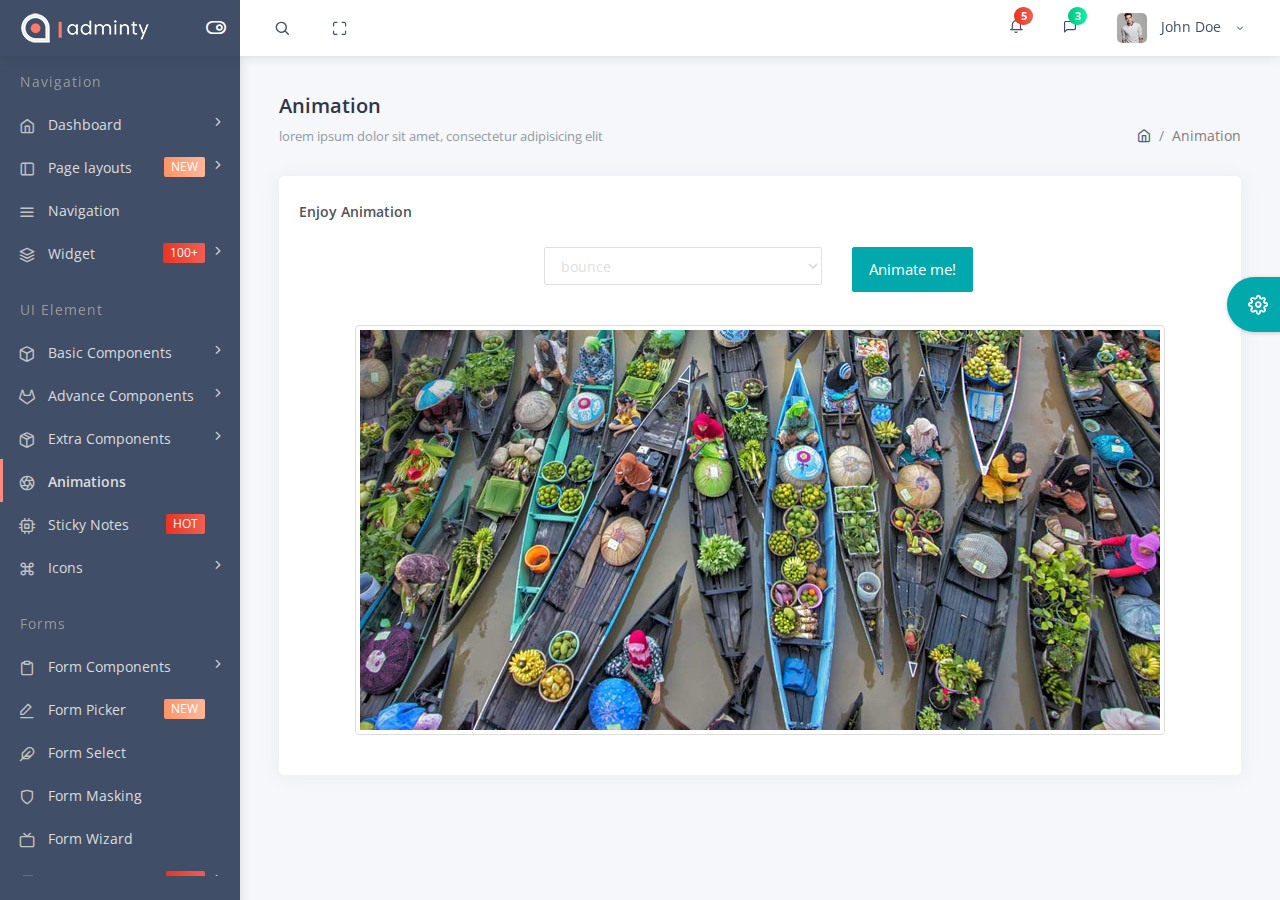
<file: CMS.Website/wwwroot/adminty/default/animation.htm>
﻿<!DOCTYPE html>
<html lang="en">

<head>
    <title>Adminty - Premium Admin Template by Colorlib </title>
    <!-- HTML5 Shim and Respond.js IE10 support of HTML5 elements and media queries -->
    <!-- WARNING: Respond.js doesn't work if you view the page via file:// -->
    <!--[if lt IE 10]>
      <script src="https://oss.maxcdn.com/libs/html5shiv/3.7.0/html5shiv.js"></script>
      <script src="https://oss.maxcdn.com/libs/respond.js/1.4.2/respond.min.js"></script>
      <![endif]-->
    <!-- Meta -->
    <meta charset="utf-8">
    <meta name="viewport" content="width=device-width, initial-scale=1.0, user-scalable=0, minimal-ui">
    <meta http-equiv="X-UA-Compatible" content="IE=edge">
    <meta name="description" content="#">
    <meta name="keywords" content="Admin , Responsive, Landing, Bootstrap, App, Template, Mobile, iOS, Android, apple, creative app">
    <meta name="author" content="#">
    <!-- Favicon icon -->

    <link rel="icon" href="..\files\assets\images\favicon.ico" type="image/x-icon">
    <!-- Google font--><link href="https://fonts.googleapis.com/css?family=Open+Sans:400,600,800" rel="stylesheet">
    <!-- Required Fremwork -->
    <link rel="stylesheet" type="text/css" href="..\files\bower_components\bootstrap\css\bootstrap.min.css">
    <!-- themify-icons line icon -->
    <link rel="stylesheet" type="text/css" href="..\files\assets\icon\themify-icons\themify-icons.css">
    <!-- animation css -->
    <link rel="stylesheet" type="text/css" href="..\files\bower_components\animate.css\css\animate.css">
    <!-- ico font -->
    <link rel="stylesheet" type="text/css" href="..\files\assets\icon\icofont\css\icofont.css">
    <!-- feather Awesome -->
    <link rel="stylesheet" type="text/css" href="..\files\assets\icon\feather\css\feather.css">
    <!-- flag icon framework css -->
    <link rel="stylesheet" type="text/css" href="..\files\assets\pages\flag-icon\flag-icon.min.css">
    <!-- Menu-Search css -->
    <link rel="stylesheet" type="text/css" href="..\files\assets\pages\menu-search\css\component.css">
    <!-- Style.css -->
    <link rel="stylesheet" type="text/css" href="..\files\assets\css\style.css">



    <link rel="stylesheet" type="text/css" href="..\files\assets\css\linearicons.css">

    <link rel="stylesheet" type="text/css" href="..\files\assets\css\jquery.mCustomScrollbar.css">

</head>

<body>
<!-- Pre-loader start -->
<div class="theme-loader">
    <div class="ball-scale">
        <div class='contain'>
            <div class="ring">
                <div class="frame"></div>
            </div>
            <div class="ring">
                <div class="frame"></div>
            </div>
            <div class="ring">
                <div class="frame"></div>
            </div>
            <div class="ring">
                <div class="frame"></div>
            </div>
            <div class="ring">
                <div class="frame"></div>
            </div>
            <div class="ring">
                <div class="frame"></div>
            </div>
            <div class="ring">
                <div class="frame"></div>
            </div>
            <div class="ring">
                <div class="frame"></div>
            </div>
            <div class="ring">
                <div class="frame"></div>
            </div>
            <div class="ring">
                <div class="frame"></div>
            </div>
        </div>
    </div>
</div>
<!-- Pre-loader end -->
<div id="pcoded" class="pcoded">
    <div class="pcoded-overlay-box"></div>
    <div class="pcoded-container navbar-wrapper">

        <nav class="navbar header-navbar pcoded-header">
            <div class="navbar-wrapper">

                <div class="navbar-logo">
                    <a class="mobile-menu" id="mobile-collapse" href="#!">
                        <i class="feather icon-menu"></i>
                    </a>
                    <a href="index-1.htm">
                        <img class="img-fluid" src="..\files\assets\images\logo.png" alt="Theme-Logo">
                    </a>
                    <a class="mobile-options">
                        <i class="feather icon-more-horizontal"></i>
                    </a>
                </div>

                <div class="navbar-container container-fluid">
                    <ul class="nav-left">
                        <li class="header-search">
                            <div class="main-search morphsearch-search">
                                <div class="input-group">
                                    <span class="input-group-addon search-close"><i class="feather icon-x"></i></span>
                                    <input type="text" class="form-control">
                                    <span class="input-group-addon search-btn"><i class="feather icon-search"></i></span>
                                </div>
                            </div>
                        </li>
                        <li>
                            <a href="#!" onclick="javascript:toggleFullScreen()">
                                <i class="feather icon-maximize full-screen"></i>
                            </a>
                        </li>
                    </ul>
                    <ul class="nav-right">
                        <li class="header-notification">
                            <div class="dropdown-primary dropdown">
                                <div class="dropdown-toggle" data-toggle="dropdown">
                                    <i class="feather icon-bell"></i>
                                    <span class="badge bg-c-pink">5</span>
                                </div>
                                <ul class="show-notification notification-view dropdown-menu">
                                    <li>
                                        <h6>Notifications</h6>
                                        <label class="label label-danger">New</label>
                                    </li>
                                    <li>
                                        <div class="media">
                                            <img class="d-flex align-self-center img-radius" src="..\files\assets\images\avatar-4.jpg" alt="Generic placeholder image">
                                            <div class="media-body">
                                                <h5 class="notification-user">John Doe</h5>
                                                <p class="notification-msg">Lorem ipsum dolor sit amet, consectetuer elit.</p>
                                                <span class="notification-time">30 minutes ago</span>
                                            </div>
                                        </div>
                                    </li>
                                    <li>
                                        <div class="media">
                                            <img class="d-flex align-self-center img-radius" src="..\files\assets\images\avatar-3.jpg" alt="Generic placeholder image">
                                            <div class="media-body">
                                                <h5 class="notification-user">Joseph William</h5>
                                                <p class="notification-msg">Lorem ipsum dolor sit amet, consectetuer elit.</p>
                                                <span class="notification-time">30 minutes ago</span>
                                            </div>
                                        </div>
                                    </li>
                                    <li>
                                        <div class="media">
                                            <img class="d-flex align-self-center img-radius" src="..\files\assets\images\avatar-4.jpg" alt="Generic placeholder image">
                                            <div class="media-body">
                                                <h5 class="notification-user">Sara Soudein</h5>
                                                <p class="notification-msg">Lorem ipsum dolor sit amet, consectetuer elit.</p>
                                                <span class="notification-time">30 minutes ago</span>
                                            </div>
                                        </div>
                                    </li>
                                </ul>
                            </div>
                        </li>
                        <li class="header-notification">
                            <div class="dropdown-primary dropdown">
                                <div class="displayChatbox dropdown-toggle" data-toggle="dropdown">
                                    <i class="feather icon-message-square"></i>
                                    <span class="badge bg-c-green">3</span>
                                </div>
                            </div>
                        </li>
                        <li class="user-profile header-notification">
                            <div class="dropdown-primary dropdown">
                                <div class="dropdown-toggle" data-toggle="dropdown">
                                    <img src="..\files\assets\images\avatar-4.jpg" class="img-radius" alt="User-Profile-Image">
                                    <span>John Doe</span>
                                    <i class="feather icon-chevron-down"></i>
                                </div>
                                <ul class="show-notification profile-notification dropdown-menu ">
                                    <li>
                                        <a href="#!">
                                            <i class="feather icon-settings"></i> Settings
                                        </a>
                                    </li>
                                    <li>
                                        <a href="user-profile.htm">
                                            <i class="feather icon-user"></i> Profile
                                        </a>
                                    </li>
                                    <li>
                                        <a href="email-inbox.htm">
                                            <i class="feather icon-mail"></i> My Messages
                                        </a>
                                    </li>
                                    <li>
                                        <a href="auth-lock-screen.htm">
                                            <i class="feather icon-lock"></i> Lock Screen
                                        </a>
                                    </li>
                                    <li>
                                        <a href="auth-normal-sign-in.htm">
                                            <i class="feather icon-log-out"></i> Logout
                                        </a>
                                    </li>
                                </ul>

                            </div>
                        </li>
                    </ul>
                </div>
            </div>
        </nav>

        <!-- Sidebar chat start -->
        <div id="sidebar" class="users p-chat-user showChat">
            <div class="had-container">
                <div class="card card_main p-fixed users-main">
                    <div class="user-box">
                        <div class="chat-inner-header">
                            <div class="back_chatBox">
                                <div class="right-icon-control">
                                    <input type="text" class="form-control  search-text" placeholder="Search Friend" id="search-friends">
                                    <div class="form-icon">
                                        <i class="icofont icofont-search"></i>
                                    </div>
                                </div>
                            </div>
                        </div>
                        <div class="main-friend-list">
                            <div class="media userlist-box" data-id="1" data-status="online" data-username="Josephin Doe" data-toggle="tooltip" data-placement="left" title="Josephin Doe">
                                <a class="media-left" href="#!">
                                    <img class="media-object img-radius img-radius" src="..\files\assets\images\avatar-3.jpg" alt="Generic placeholder image ">
                                    <div class="live-status bg-success"></div>
                                </a>
                                <div class="media-body">
                                    <div class="f-13 chat-header">Josephin Doe</div>
                                </div>
                            </div>
                            <div class="media userlist-box" data-id="2" data-status="online" data-username="Lary Doe" data-toggle="tooltip" data-placement="left" title="Lary Doe">
                                <a class="media-left" href="#!">
                                    <img class="media-object img-radius" src="..\files\assets\images\avatar-2.jpg" alt="Generic placeholder image">
                                    <div class="live-status bg-success"></div>
                                </a>
                                <div class="media-body">
                                    <div class="f-13 chat-header">Lary Doe</div>
                                </div>
                            </div>
                            <div class="media userlist-box" data-id="3" data-status="online" data-username="Alice" data-toggle="tooltip" data-placement="left" title="Alice">
                                <a class="media-left" href="#!">
                                    <img class="media-object img-radius" src="..\files\assets\images\avatar-4.jpg" alt="Generic placeholder image">
                                    <div class="live-status bg-success"></div>
                                </a>
                                <div class="media-body">
                                    <div class="f-13 chat-header">Alice</div>
                                </div>
                            </div>
                            <div class="media userlist-box" data-id="4" data-status="online" data-username="Alia" data-toggle="tooltip" data-placement="left" title="Alia">
                                <a class="media-left" href="#!">
                                    <img class="media-object img-radius" src="..\files\assets\images\avatar-3.jpg" alt="Generic placeholder image">
                                    <div class="live-status bg-success"></div>
                                </a>
                                <div class="media-body">
                                    <div class="f-13 chat-header">Alia</div>
                                </div>
                            </div>
                            <div class="media userlist-box" data-id="5" data-status="online" data-username="Suzen" data-toggle="tooltip" data-placement="left" title="Suzen">
                                <a class="media-left" href="#!">
                                    <img class="media-object img-radius" src="..\files\assets\images\avatar-2.jpg" alt="Generic placeholder image">
                                    <div class="live-status bg-success"></div>
                                </a>
                                <div class="media-body">
                                    <div class="f-13 chat-header">Suzen</div>
                                </div>
                            </div>
                        </div>
                    </div>
                </div>
            </div>
        </div>
        <!-- Sidebar inner chat start-->
        <div class="showChat_inner">
            <div class="media chat-inner-header">
                <a class="back_chatBox">
                    <i class="feather icon-chevron-left"></i> Josephin Doe
                </a>
            </div>
            <div class="media chat-messages">
                <a class="media-left photo-table" href="#!">
                    <img class="media-object img-radius img-radius m-t-5" src="..\files\assets\images\avatar-3.jpg" alt="Generic placeholder image">
                </a>
                <div class="media-body chat-menu-content">
                    <div class="">
                        <p class="chat-cont">I'm just looking around. Will you tell me something about yourself?</p>
                        <p class="chat-time">8:20 a.m.</p>
                    </div>
                </div>
            </div>
            <div class="media chat-messages">
                <div class="media-body chat-menu-reply">
                    <div class="">
                        <p class="chat-cont">I'm just looking around. Will you tell me something about yourself?</p>
                        <p class="chat-time">8:20 a.m.</p>
                    </div>
                </div>
                <div class="media-right photo-table">
                    <a href="#!">
                        <img class="media-object img-radius img-radius m-t-5" src="..\files\assets\images\avatar-4.jpg" alt="Generic placeholder image">
                    </a>
                </div>
            </div>
            <div class="chat-reply-box p-b-20">
                <div class="right-icon-control">
                    <input type="text" class="form-control search-text" placeholder="Share Your Thoughts">
                    <div class="form-icon">
                        <i class="feather icon-navigation"></i>
                    </div>
                </div>
            </div>
        </div>
        <!-- Sidebar inner chat end-->
        <div class="pcoded-main-container">
            <div class="pcoded-wrapper">
                <nav class="pcoded-navbar">
                    <div class="pcoded-inner-navbar main-menu">
                        <div class="pcoded-navigatio-lavel">Navigation</div>
                        <ul class="pcoded-item pcoded-left-item">
                            <li class="pcoded-hasmenu">
                                <a href="javascript:void(0)">
                                    <span class="pcoded-micon"><i class="feather icon-home"></i></span>
                                    <span class="pcoded-mtext">Dashboard</span>
                                </a>
                                <ul class="pcoded-submenu">
                                    <li class="">
                                        <a href="index-1.htm">
                                            <span class="pcoded-mtext">Default</span>
                                        </a>
                                    </li>
                                    <li class="">
                                        <a href="dashboard-crm.htm">
                                            <span class="pcoded-mtext">CRM</span>
                                        </a>
                                    </li>
                                    <li class=" ">
                                        <a href="dashboard-analytics.htm">
                                            <span class="pcoded-mtext">Analytics</span>
                                            <span class="pcoded-badge label label-info ">NEW</span>
                                        </a>
                                    </li>
                                </ul>
                            </li>
                            <li class="pcoded-hasmenu">
                                <a href="javascript:void(0)">
                                    <span class="pcoded-micon"><i class="feather icon-sidebar"></i></span>
                                    <span class="pcoded-mtext">Page layouts</span>
                                    <span class="pcoded-badge label label-warning">NEW</span>
                                </a>
                                <ul class="pcoded-submenu">
                                    <li class=" pcoded-hasmenu">
                                        <a href="javascript:void(0)">
                                            <span class="pcoded-mtext">Vertical</span>
                                        </a>
                                        <ul class="pcoded-submenu">
                                            <li class=" ">
                                                <a href="menu-static.htm">
                                                    <span class="pcoded-mtext">Static Layout</span>
                                                </a>
                                            </li>
                                            <li class=" ">
                                                <a href="menu-header-fixed.htm">
                                                    <span class="pcoded-mtext">Header Fixed</span>
                                                </a>
                                            </li>
                                            <li class=" ">
                                                <a href="menu-compact.htm">
                                                    <span class="pcoded-mtext">Compact</span>
                                                </a>
                                            </li>
                                            <li class=" ">
                                                <a href="menu-sidebar.htm">
                                                    <span class="pcoded-mtext">Sidebar Fixed</span>
                                                </a>
                                            </li>

                                        </ul>
                                    </li>
                                    <li class=" pcoded-hasmenu">
                                        <a href="javascript:void(0)">
                                            <span class="pcoded-mtext">Horizontal</span>
                                        </a>
                                        <ul class="pcoded-submenu">
                                            <li class=" ">
                                                <a href="menu-horizontal-static.htm" target="_blank">
                                                    <span class="pcoded-mtext">Static Layout</span>
                                                </a>
                                            </li>
                                            <li class=" ">
                                                <a href="menu-horizontal-fixed.htm" target="_blank">
                                                    <span class="pcoded-mtext">Fixed layout</span>
                                                </a>
                                            </li>
                                            <li class=" ">
                                                <a href="menu-horizontal-icon.htm" target="_blank">
                                                    <span class="pcoded-mtext">Static With Icon</span>
                                                </a>
                                            </li>
                                            <li class=" ">
                                                <a href="menu-horizontal-icon-fixed.htm" target="_blank">
                                                    <span class="pcoded-mtext">Fixed With Icon</span>
                                                </a>
                                            </li>
                                        </ul>
                                    </li>
                                    <li class=" ">
                                        <a href="menu-bottom.htm">
                                            <span class="pcoded-mtext">Bottom Menu</span>
                                        </a>
                                    </li>
                                    <li class=" ">
                                        <a href="box-layout.htm" target="_blank">
                                            <span class="pcoded-mtext">Box Layout</span>
                                        </a>
                                    </li>
                                    <li class=" ">
                                        <a href="menu-rtl.htm" target="_blank">
                                            <span class="pcoded-mtext">RTL</span>
                                        </a>
                                    </li>
                                </ul>
                            </li>
                            <li class="">
                                <a href="navbar-light.htm">
                                    <span class="pcoded-micon"><i class="feather icon-menu"></i></span>
                                    <span class="pcoded-mtext">Navigation</span>
                                </a>
                            </li>
                            <li class="pcoded-hasmenu">
                                <a href="javascript:void(0)">
                                    <span class="pcoded-micon"><i class="feather icon-layers"></i></span>
                                    <span class="pcoded-mtext">Widget</span>
                                    <span class="pcoded-badge label label-danger">100+</span>
                                </a>
                                <ul class="pcoded-submenu">
                                    <li class="">
                                        <a href="widget-statistic.htm">
                                            <span class="pcoded-mtext">Statistic</span>
                                        </a>
                                    </li>
                                    <li class=" ">
                                        <a href="widget-data.htm">
                                            <span class="pcoded-mtext">Data</span>
                                        </a>
                                    </li>
                                    <li class="">
                                        <a href="widget-chart.htm">
                                            <span class="pcoded-mtext">Chart Widget</span>
                                        </a>
                                    </li>

                                </ul>
                            </li>
                        </ul>
                        <div class="pcoded-navigatio-lavel">UI Element</div>
                        <ul class="pcoded-item pcoded-left-item">
                            <li class="pcoded-hasmenu">
                                <a href="javascript:void(0)">
                                    <span class="pcoded-micon"><i class="feather icon-box"></i></span>
                                    <span class="pcoded-mtext">Basic Components</span>
                                </a>
                                <ul class="pcoded-submenu">
                                    <li class=" ">
                                        <a href="alert.htm">
                                            <span class="pcoded-mtext">Alert</span>
                                        </a>
                                    </li>
                                    <li class=" ">
                                        <a href="breadcrumb.htm">
                                            <span class="pcoded-mtext">Breadcrumbs</span>
                                        </a>
                                    </li>
                                    <li class=" ">
                                        <a href="button.htm">
                                            <span class="pcoded-mtext">Button</span>
                                        </a>
                                    </li>
                                    <li class=" ">
                                        <a href="box-shadow.htm">
                                            <span class="pcoded-mtext">Box-Shadow</span>
                                        </a>
                                    </li>
                                    <li class=" ">
                                        <a href="accordion.htm">
                                            <span class="pcoded-mtext">Accordion</span>
                                        </a>
                                    </li>
                                    <li class=" ">
                                        <a href="generic-class.htm">
                                            <span class="pcoded-mtext">Generic Class</span>
                                        </a>
                                    </li>
                                    <li class=" ">
                                        <a href="tabs.htm">
                                            <span class="pcoded-mtext">Tabs</span>
                                        </a>
                                    </li>
                                    <li class=" ">
                                        <a href="color.htm">
                                            <span class="pcoded-mtext">Color</span>
                                        </a>
                                    </li>
                                    <li class=" ">
                                        <a href="label-badge.htm">
                                            <span class="pcoded-mtext">Label Badge</span>
                                        </a>
                                    </li>
                                    <li class=" ">
                                        <a href="progress-bar.htm">
                                            <span class="pcoded-mtext">Progress Bar</span>
                                        </a>
                                    </li>
                                    <li class=" ">
                                        <a href="preloader.htm">
                                            <span class="pcoded-mtext">Pre-Loader</span>
                                        </a>
                                    </li>
                                    <li class=" ">
                                        <a href="list.htm">
                                            <span class="pcoded-mtext">List</span>
                                        </a>
                                    </li>
                                    <li class=" ">
                                        <a href="tooltip.htm">
                                            <span class="pcoded-mtext">Tooltip And Popover</span>
                                        </a>
                                    </li>
                                    <li class=" ">
                                        <a href="typography.htm">
                                            <span class="pcoded-mtext">Typography</span>
                                        </a>
                                    </li>
                                    <li class=" ">
                                        <a href="other.htm">
                                            <span class="pcoded-mtext">Other</span>
                                        </a>
                                    </li>
                                </ul>
                            </li>
                            <li class="pcoded-hasmenu">
                                <a href="javascript:void(0)">
                                    <span class="pcoded-micon"><i class="feather icon-gitlab"></i></span>
                                    <span class="pcoded-mtext">Advance Components</span>
                                </a>
                                <ul class="pcoded-submenu">
                                    <li class=" ">
                                        <a href="draggable.htm">
                                            <span class="pcoded-mtext">Draggable</span>
                                        </a>
                                    </li>
                                    <li class=" ">
                                        <a href="bs-grid.htm">
                                            <span class="pcoded-mtext">Grid Stack</span>
                                        </a>
                                    </li>
                                    <li class=" ">
                                        <a href="light-box.htm">
                                            <span class="pcoded-mtext">Light Box</span>
                                        </a>
                                    </li>
                                    <li class=" ">
                                        <a href="modal.htm">
                                            <span class="pcoded-mtext">Modal</span>
                                        </a>
                                    </li>
                                    <li class=" ">
                                        <a href="notification.htm">
                                            <span class="pcoded-mtext">Notifications</span>
                                        </a>
                                    </li>
                                    <li class=" ">
                                        <a href="notify.htm">
                                            <span class="pcoded-mtext">PNOTIFY</span>
                                            <span class="pcoded-badge label label-info">NEW</span>
                                        </a>
                                    </li>
                                    <li class=" ">
                                        <a href="rating.htm">
                                            <span class="pcoded-mtext">Rating</span>
                                        </a>
                                    </li>
                                    <li class=" ">
                                        <a href="range-slider.htm">
                                            <span class="pcoded-mtext">Range Slider</span>
                                        </a>
                                    </li>
                                    <li class=" ">
                                        <a href="slider.htm">
                                            <span class="pcoded-mtext">Slider</span>
                                        </a>
                                    </li>
                                    <li class=" ">
                                        <a href="syntax-highlighter.htm">
                                            <span class="pcoded-mtext">Syntax Highlighter</span>
                                        </a>
                                    </li>
                                    <li class=" ">
                                        <a href="tour.htm">
                                            <span class="pcoded-mtext">Tour</span>
                                        </a>
                                    </li>
                                    <li class=" ">
                                        <a href="treeview.htm">
                                            <span class="pcoded-mtext">Tree View</span>
                                        </a>
                                    </li>
                                    <li class=" ">
                                        <a href="nestable.htm">
                                            <span class="pcoded-mtext">Nestable</span>
                                        </a>
                                    </li>
                                    <li class=" ">
                                        <a href="toolbar.htm">
                                            <span class="pcoded-mtext">Toolbar</span>
                                        </a>
                                    </li>
                                    <li class=" ">
                                        <a href="x-editable.htm">
                                            <span class="pcoded-mtext">X-Editable</span>
                                        </a>
                                    </li>
                                </ul>
                            </li>
                            <li class="pcoded-hasmenu">
                                <a href="javascript:void(0)">
                                    <span class="pcoded-micon"><i class="feather icon-package"></i></span>
                                    <span class="pcoded-mtext">Extra Components</span>
                                </a>
                                <ul class="pcoded-submenu">
                                    <li class=" ">
                                        <a href="session-timeout.htm">
                                            <span class="pcoded-mtext">Session Timeout</span>
                                        </a>
                                    </li>
                                    <li class=" ">
                                        <a href="session-idle-timeout.htm">
                                            <span class="pcoded-mtext">Session Idle Timeout</span>
                                        </a>
                                    </li>
                                    <li class=" ">
                                        <a href="offline.htm">
                                            <span class="pcoded-mtext">Offline</span>
                                        </a>
                                    </li>

                                </ul>
                            </li>
                            <li class="active">
                                <a href="animation.htm">
                                    <span class="pcoded-micon"><i class="feather icon-aperture rotate-refresh"></i><b>A</b></span>
                                    <span class="pcoded-mtext">Animations</span>
                                </a>
                            </li>
                            <li class=" ">
                                <a href="sticky.htm">
                                    <span class="pcoded-micon"><i class="feather icon-cpu"></i></span>
                                    <span class="pcoded-mtext">Sticky Notes</span>
                                    <span class="pcoded-badge label label-danger">HOT</span>
                                </a>
                            </li>
                            <li class="pcoded-hasmenu">
                                <a href="javascript:void(0)">
                                    <span class="pcoded-micon"><i class="feather icon-command"></i></span>
                                    <span class="pcoded-mtext">Icons</span>
                                </a>
                                <ul class="pcoded-submenu">
                                    <li class=" ">
                                        <a href="icon-font-awesome.htm">
                                            <span class="pcoded-mtext">Font Awesome</span>
                                        </a>
                                    </li>
                                    <li class=" ">
                                        <a href="icon-themify.htm">
                                            <span class="pcoded-mtext">Themify</span>
                                        </a>
                                    </li>
                                    <li class=" ">
                                        <a href="icon-simple-line.htm">
                                            <span class="pcoded-mtext">Simple Line Icon</span>
                                        </a>
                                    </li>
                                    <li class=" ">
                                        <a href="icon-ion.htm">
                                            <span class="pcoded-mtext">Ion Icon</span>
                                        </a>
                                    </li>
                                    <li class=" ">
                                        <a href="icon-material-design.htm">
                                            <span class="pcoded-mtext">Material Design</span>
                                        </a>
                                    </li>
                                    <li class=" ">
                                        <a href="icon-icofonts.htm">
                                            <span class="pcoded-mtext">Ico Fonts</span>
                                        </a>
                                    </li>
                                    <li class=" ">
                                        <a href="icon-weather.htm">
                                            <span class="pcoded-mtext">Weather Icon</span>
                                        </a>
                                    </li>
                                    <li class=" ">
                                        <a href="icon-typicons.htm">
                                            <span class="pcoded-mtext">Typicons</span>
                                        </a>
                                    </li>
                                    <li class=" ">
                                        <a href="icon-flags.htm">
                                            <span class="pcoded-mtext">Flags</span>
                                        </a>
                                    </li>
                                </ul>
                            </li>
                        </ul>
                        <div class="pcoded-navigatio-lavel">Forms</div>
                        <ul class="pcoded-item pcoded-left-item">
                            <li class="pcoded-hasmenu">
                                <a href="javascript:void(0)">
                                    <span class="pcoded-micon"><i class="feather icon-clipboard"></i></span>
                                    <span class="pcoded-mtext">Form Components</span>
                                </a>
                                <ul class="pcoded-submenu">
                                    <li class=" ">
                                        <a href="form-elements-component.htm">
                                            <span class="pcoded-mtext">Form Components</span>
                                        </a>
                                    </li>
                                    <li class=" ">
                                        <a href="form-elements-add-on.htm">
                                            <span class="pcoded-mtext">Form-Elements-Add-On</span>
                                        </a>
                                    </li>
                                    <li class=" ">
                                        <a href="form-elements-advance.htm">
                                            <span class="pcoded-mtext">Form-Elements-Advance</span>
                                        </a>
                                    </li>
                                    <li class=" ">
                                        <a href="form-validation.htm">
                                            <span class="pcoded-mtext">Form Validation</span>
                                        </a>
                                    </li>
                                </ul>
                            </li>
                            <li class=" ">
                                <a href="form-picker.htm">
                                    <span class="pcoded-micon"><i class="feather icon-edit-1"></i></span>
                                    <span class="pcoded-mtext">Form Picker</span>
                                    <span class="pcoded-badge label label-warning">NEW</span>
                                </a>
                            </li>
                            <li class=" ">
                                <a href="form-select.htm">
                                    <span class="pcoded-micon"><i class="feather icon-feather"></i></span>
                                    <span class="pcoded-mtext">Form Select</span>
                                </a>
                            </li>
                            <li class=" ">
                                <a href="form-masking.htm">
                                    <span class="pcoded-micon"><i class="feather icon-shield"></i></span>
                                    <span class="pcoded-mtext">Form Masking</span>
                                </a>
                            </li>
                            <li class=" ">
                                <a href="form-wizard.htm">
                                    <span class="pcoded-micon"><i class="feather icon-tv"></i></span>
                                    <span class="pcoded-mtext">Form Wizard</span>
                                </a>
                            </li>
                            <li class="pcoded-hasmenu">
                                <a href="javascript:void(0)">
                                    <span class="pcoded-micon"><i class="feather icon-book"></i></span>
                                    <span class="pcoded-mtext">Ready To Use</span>
                                    <span class="pcoded-badge label label-danger">HOT</span>
                                </a>
                                <ul class="pcoded-submenu">
                                    <li class=" ">
                                        <a href="ready-cloned-elements-form.htm">
                                            <span class="pcoded-mtext">Cloned Elements Form</span>
                                        </a>
                                    </li>
                                    <li class=" ">
                                        <a href="ready-currency-form.htm">
                                            <span class="pcoded-mtext">Currency Form</span>
                                        </a>
                                    </li>
                                    <li class=" ">
                                        <a href="ready-form-booking.htm">
                                            <span class="pcoded-mtext">Booking Form</span>
                                        </a>
                                    </li>
                                    <li class=" ">
                                        <a href="ready-form-booking-multi-steps.htm">
                                            <span class="pcoded-mtext">Booking Multi Steps Form</span>
                                        </a>
                                    </li>
                                    <li class=" ">
                                        <a href="ready-form-comment.htm">
                                            <span class="pcoded-mtext">Comment Form</span>
                                        </a>
                                    </li>
                                    <li class=" ">
                                        <a href="ready-form-contact.htm">
                                            <span class="pcoded-mtext">Contact Form</span>
                                        </a>
                                    </li>
                                    <li class=" ">
                                        <a href="ready-job-application-form.htm">
                                            <span class="pcoded-mtext">Job Application Form</span>
                                        </a>
                                    </li>
                                    <li class=" ">
                                        <a href="ready-js-addition-form.htm">
                                            <span class="pcoded-mtext">JS Addition Form</span>
                                        </a>
                                    </li>
                                    <li class=" ">
                                        <a href="ready-login-form.htm">
                                            <span class="pcoded-mtext">Login Form</span>
                                        </a>
                                    </li>
                                    <li class=" ">
                                        <a href="ready-popup-modal-form.htm" target="_blank">
                                            <span class="pcoded-mtext">Popup Modal Form</span>
                                        </a>
                                    </li>
                                    <li class=" ">
                                        <a href="ready-registration-form.htm">
                                            <span class="pcoded-mtext">Registration Form</span>
                                        </a>
                                    </li>
                                    <li class=" ">
                                        <a href="ready-review-form.htm">
                                            <span class="pcoded-mtext">Review Form</span>
                                        </a>
                                    </li>
                                    <li class=" ">
                                        <a href="ready-subscribe-form.htm">
                                            <span class="pcoded-mtext">Subscribe Form</span>
                                        </a>
                                    </li>
                                    <li class=" ">
                                        <a href="ready-suggestion-form.htm">
                                            <span class="pcoded-mtext">Suggestion Form</span>
                                        </a>
                                    </li>
                                    <li class=" ">
                                        <a href="ready-tabs-form.htm">
                                            <span class="pcoded-mtext">Tabs Form</span>
                                        </a>
                                    </li>
                                </ul>
                            </li>
                        </ul>
                        <div class="pcoded-navigatio-lavel">Tables</div>
                        <ul class="pcoded-item pcoded-left-item">
                            <li class="pcoded-hasmenu">
                                <a href="javascript:void(0)">
                                    <span class="pcoded-micon"><i class="feather icon-credit-card"></i></span>
                                    <span class="pcoded-mtext">Bootstrap Table</span>
                                </a>
                                <ul class="pcoded-submenu">
                                    <li class=" ">
                                        <a href="bs-basic-table.htm">
                                            <span class="pcoded-mtext">Basic Table</span>
                                        </a>
                                    </li>
                                    <li class=" ">
                                        <a href="bs-table-sizing.htm">
                                            <span class="pcoded-mtext">Sizing Table</span>
                                        </a>
                                    </li>
                                    <li class=" ">
                                        <a href="bs-table-border.htm">
                                            <span class="pcoded-mtext">Border Table</span>
                                        </a>
                                    </li>
                                    <li class=" ">
                                        <a href="bs-table-styling.htm">
                                            <span class="pcoded-mtext">Styling Table</span>
                                        </a>
                                    </li>
                                </ul>
                            </li>
                            <li class="pcoded-hasmenu">
                                <a href="javascript:void(0)">
                                    <span class="pcoded-micon"><i class="feather icon-inbox"></i></span>
                                    <span class="pcoded-mtext">Data Table</span>
                                    <span class="pcoded-mcaret"></span>
                                </a>
                                <ul class="pcoded-submenu">
                                    <li class=" ">
                                        <a href="dt-basic.htm">
                                            <span class="pcoded-mtext">Basic Initialization</span>
                                        </a>
                                    </li>
                                    <li class=" ">
                                        <a href="dt-advance.htm">
                                            <span class="pcoded-mtext">Advance Initialization</span>
                                        </a>
                                    </li>
                                    <li class=" ">
                                        <a href="dt-styling.htm">
                                            <span class="pcoded-mtext">Styling</span>
                                        </a>
                                    </li>
                                    <li class=" ">
                                        <a href="dt-api.htm">
                                            <span class="pcoded-mtext">API</span>
                                        </a>
                                    </li>
                                    <li class=" ">
                                        <a href="dt-ajax.htm">
                                            <span class="pcoded-mtext">Ajax</span>
                                        </a>
                                    </li>
                                    <li class=" ">
                                        <a href="dt-server-side.htm">
                                            <span class="pcoded-mtext">Server Side</span>
                                        </a>
                                    </li>
                                    <li class=" ">
                                        <a href="dt-plugin.htm">
                                            <span class="pcoded-mtext">Plug-In</span>
                                        </a>
                                    </li>
                                    <li class=" ">
                                        <a href="dt-data-sources.htm">
                                            <span class="pcoded-mtext">Data Sources</span>
                                        </a>
                                    </li>

                                </ul>
                            </li>
                            <li class="pcoded-hasmenu">
                                <a href="javascript:void(0)">
                                    <span class="pcoded-micon"><i class="feather icon-server"></i></span>
                                    <span class="pcoded-mtext">Data Table Extensions</span>
                                </a>
                                <ul class="pcoded-submenu">
                                    <li class=" ">
                                        <a href="dt-ext-autofill.htm">
                                            <span class="pcoded-mtext">AutoFill</span>
                                        </a>
                                    </li>
                                    <li class="pcoded-hasmenu">
                                        <a href="javascript:void(0)">
                                            <span class="pcoded-mtext">Button</span>
                                        </a>
                                        <ul class="pcoded-submenu">
                                            <li class=" ">
                                                <a href="dt-ext-basic-buttons.htm">
                                                    <span class="pcoded-mtext">Basic Button</span>
                                                </a>
                                            </li>
                                            <li class=" ">
                                                <a href="dt-ext-buttons-html-5-data-export.htm">
                                                    <span class="pcoded-mtext">Html-5 Data Export</span>
                                                </a>
                                            </li>
                                        </ul>
                                    </li>
                                    <li class=" ">
                                        <a href="dt-ext-col-reorder.htm">
                                            <span class="pcoded-mtext">Col Reorder</span>
                                        </a>
                                    </li>
                                    <li class=" ">
                                        <a href="dt-ext-fixed-columns.htm">
                                            <span class="pcoded-mtext">Fixed Columns</span>
                                        </a>
                                    </li>
                                    <li class=" ">
                                        <a href="dt-ext-fixed-header.htm">
                                            <span class="pcoded-mtext">Fixed Header</span>
                                        </a>
                                    </li>
                                    <li class=" ">
                                        <a href="dt-ext-key-table.htm">
                                            <span class="pcoded-mtext">Key Table</span>
                                        </a>
                                    </li>
                                    <li class=" ">
                                        <a href="dt-ext-responsive.htm">
                                            <span class="pcoded-mtext">Responsive</span>
                                        </a>
                                    </li>
                                    <li class=" ">
                                        <a href="dt-ext-row-reorder.htm">
                                            <span class="pcoded-mtext">Row Reorder</span>
                                        </a>
                                    </li>
                                    <li class=" ">
                                        <a href="dt-ext-scroller.htm">
                                            <span class="pcoded-mtext">Scroller</span>
                                        </a>
                                    </li>
                                    <li class=" ">
                                        <a href="dt-ext-select.htm">
                                            <span class="pcoded-mtext">Select Table</span>
                                        </a>
                                    </li>
                                </ul>
                            </li>
                            <li class=" ">
                                <a href="foo-table.htm">
                                    <span class="pcoded-micon"><i class="feather icon-hash"></i></span>
                                    <span class="pcoded-mtext">FooTable</span>
                                </a>
                            </li>
                            <li class="pcoded-hasmenu ">
                                <a href="javascript:void(0)">
                                    <span class="pcoded-micon"><i class="feather icon-airplay"></i></span>
                                    <span class="pcoded-mtext">Handson Table</span>
                                </a>
                                <ul class="pcoded-submenu">
                                    <li class="">
                                        <a href="handson-appearance.htm">
                                            <span class="pcoded-mtext">Appearance</span>
                                        </a>
                                    </li>
                                    <li class="">
                                        <a href="handson-data-operation.htm">
                                            <span class="pcoded-mtext">Data Operation</span>
                                        </a>
                                    </li>
                                    <li class="">
                                        <a href="handson-rows-cols.htm">
                                            <span class="pcoded-mtext">Rows Columns</span>
                                        </a>
                                    </li>
                                    <li class="">
                                        <a href="handson-columns-only.htm">
                                            <span class="pcoded-mtext">Columns Only</span>
                                        </a>
                                    </li>
                                    <li class="">
                                        <a href="handson-cell-features.htm">
                                            <span class="pcoded-mtext">Cell Features</span>
                                        </a>
                                    </li>
                                    <li class="">
                                        <a href="handson-cell-types.htm">
                                            <span class="pcoded-mtext">Cell Types</span>
                                        </a>
                                    </li>
                                    <li class="">
                                        <a href="handson-integrations.htm">
                                            <span class="pcoded-mtext">Integrations</span>
                                        </a>
                                    </li>
                                    <li class="">
                                        <a href="handson-rows-only.htm">
                                            <span class="pcoded-mtext">Rows Only</span>
                                        </a>
                                    </li>
                                    <li class="">
                                        <a href="handson-utilities.htm">
                                            <span class="pcoded-mtext">Utilities</span>
                                        </a>
                                    </li>
                                </ul>
                            </li>
                            <li class="">
                                <a href="editable-table.htm">
                                    <span class="pcoded-micon"><i class="feather icon-edit"></i></span>
                                    <span class="pcoded-mtext">Editable Table</span>
                                </a>
                            </li>
                        </ul>
                        <div class="pcoded-navigatio-lavel">Chart And Maps</div>
                        <ul class="pcoded-item pcoded-left-item">
                            <li class="pcoded-hasmenu ">
                                <a href="javascript:void(0)">
                                    <span class="pcoded-micon"><i class="feather icon-pie-chart"></i></span>
                                    <span class="pcoded-mtext">Charts</span>
                                </a>
                                <ul class="pcoded-submenu">
                                    <li class="">
                                        <a href="chart-google.htm">
                                            <span class="pcoded-mtext">Google Chart</span>
                                        </a>
                                    </li>
                                    <li class="">
                                        <a href="chart-echart.htm">
                                            <span class="pcoded-mtext">Echarts</span>
                                        </a>
                                    </li>
                                    <li class="">
                                        <a href="chart-chartjs.htm">
                                            <span class="pcoded-mtext">ChartJs</span>
                                        </a>
                                    </li>
                                    <li class="">
                                        <a href="chart-list.htm">
                                            <span class="pcoded-mtext">List Chart</span>
                                        </a>
                                    </li>
                                    <li class="">
                                        <a href="chart-float.htm">
                                            <span class="pcoded-mtext">Float Chart</span>
                                        </a>
                                    </li>
                                    <li class="">
                                        <a href="chart-knob.htm">
                                            <span class="pcoded-mtext">Knob chart</span>
                                        </a>
                                    </li>
                                    <li class="">
                                        <a href="chart-morris.htm">
                                            <span class="pcoded-mtext">Morris Chart</span>
                                        </a>
                                    </li>
                                    <li class="">
                                        <a href="chart-nvd3.htm">
                                            <span class="pcoded-mtext">Nvd3 Chart</span>
                                        </a>
                                    </li>
                                    <li class="">
                                        <a href="chart-peity.htm">
                                            <span class="pcoded-mtext">Peity Chart</span>
                                        </a>
                                    </li>
                                    <li class="">
                                        <a href="chart-radial.htm">
                                            <span class="pcoded-mtext">Radial Chart</span>
                                        </a>
                                    </li>
                                    <li class="">
                                        <a href="chart-rickshaw.htm">
                                            <span class="pcoded-mtext">Rickshaw Chart</span>
                                        </a>
                                    </li>
                                    <li class="">
                                        <a href="chart-sparkline.htm">
                                            <span class="pcoded-mtext">Sparkline Chart</span>
                                        </a>
                                    </li>
                                    <li class="">
                                        <a href="chart-c3.htm">
                                            <span class="pcoded-mtext">C3 Chart</span>
                                        </a>
                                    </li>
                                </ul>
                            </li>
                            <li class="pcoded-hasmenu ">
                                <a href="javascript:void(0)">
                                    <span class="pcoded-micon"><i class="feather icon-map"></i></span>
                                    <span class="pcoded-mtext">Maps</span>
                                </a>
                                <ul class="pcoded-submenu">
                                    <li class="">
                                        <a href="map-google.htm">
                                            <span class="pcoded-mtext">Google Maps</span>
                                        </a>
                                    </li>
                                    <li class="">
                                        <a href="map-vector.htm">
                                            <span class="pcoded-mtext">Vector Maps</span>
                                        </a>
                                    </li>
                                    <li class="">
                                        <a href="map-api.htm">
                                            <span class="pcoded-mtext">Google Map Search API</span>
                                        </a>
                                    </li>
                                    <li class="">
                                        <a href="location.htm">
                                            <span class="pcoded-mtext">Location</span>
                                        </a>
                                    </li>
                                </ul>
                            </li>
                            <li class="">
                                <a href="..\files\extra-pages\landingpage\index.htm" target="_blank">
                                    <span class="pcoded-micon"><i class="feather icon-navigation-2"></i></span>
                                    <span class="pcoded-mtext">Landing Page</span>
                                </a>
                            </li>
                        </ul>
                        <div class="pcoded-navigatio-lavel">Pages</div>
                        <ul class="pcoded-item pcoded-left-item">
                            <li class="pcoded-hasmenu ">
                                <a href="javascript:void(0)">
                                    <span class="pcoded-micon"><i class="feather icon-unlock"></i></span>
                                    <span class="pcoded-mtext">Authentication</span>
                                </a>
                                <ul class="pcoded-submenu">
                                    <li class="">
                                        <a href="auth-normal-sign-in.htm" target="_blank">
                                            <span class="pcoded-mtext">Login With BG Image</span>
                                        </a>
                                    </li>
                                    <li class="">
                                        <a href="auth-sign-in-social.htm" target="_blank">
                                            <span class="pcoded-mtext">Login With Social Icon</span>
                                        </a>
                                    </li>
                                    <li class="">
                                        <a href="auth-sign-in-social-header-footer.htm" target="_blank">
                                            <span class="pcoded-mtext">Login Social With Header And Footer</span>
                                        </a>
                                    </li>
                                    <li class="">
                                        <a href="auth-normal-sign-in-header-footer.htm" target="_blank">
                                            <span class="pcoded-mtext">Login With Header And Footer</span>
                                        </a>
                                    </li>
                                    <li class="">
                                        <a href="auth-sign-up.htm" target="_blank">
                                            <span class="pcoded-mtext">Registration BG Image</span>
                                        </a>
                                    </li>
                                    <li class="">
                                        <a href="auth-sign-up-social.htm" target="_blank">
                                            <span class="pcoded-mtext">Registration Social Icon</span>
                                        </a>
                                    </li>
                                    <li class="">
                                        <a href="auth-sign-up-social-header-footer.htm" target="_blank">
                                            <span class="pcoded-mtext">Registration Social With Header And Footer</span>
                                        </a>
                                    </li>
                                    <li class="">
                                        <a href="auth-sign-up-header-footer.htm" target="_blank">
                                            <span class="pcoded-mtext">Registration With Header And Footer</span>
                                        </a>
                                    </li>
                                    <li class="">
                                        <a href="auth-multi-step-sign-up.htm" target="_blank">
                                            <span class="pcoded-mtext">Multi Step Registration</span>
                                        </a>
                                    </li>
                                    <li class="">
                                        <a href="auth-reset-password.htm" target="_blank">
                                            <span class="pcoded-mtext">Forgot Password</span>
                                        </a>
                                    </li>
                                    <li class="">
                                        <a href="auth-lock-screen.htm" target="_blank">
                                            <span class="pcoded-mtext">Lock Screen</span>
                                        </a>
                                    </li>
                                    <li class="">
                                        <a href="auth-modal.htm" target="_blank">
                                            <span class="pcoded-mtext">Modal</span>
                                        </a>
                                    </li>
                                </ul>
                            </li>
                            <li class="pcoded-hasmenu ">
                                <a href="javascript:void(0)">
                                    <span class="pcoded-micon"><i class="feather icon-sliders"></i></span>
                                    <span class="pcoded-mtext">Maintenance</span>
                                </a>
                                <ul class="pcoded-submenu">
                                    <li class="">
                                        <a href="error.htm">
                                            <span class="pcoded-mtext">Error</span>
                                        </a>
                                    </li>
                                    <li class="">
                                        <a href="comming-soon.htm">
                                            <span class="pcoded-mtext">Comming Soon</span>
                                        </a>
                                    </li>
                                    <li class="">
                                        <a href="offline-ui.htm">
                                            <span class="pcoded-mtext">Offline UI</span>
                                        </a>
                                    </li>
                                </ul>
                            </li>
                            <li class="pcoded-hasmenu ">
                                <a href="javascript:void(0)">
                                    <span class="pcoded-micon"><i class="feather icon-users"></i></span>
                                    <span class="pcoded-mtext">User Profile</span>
                                </a>
                                <ul class="pcoded-submenu">
                                    <li class="">
                                        <a href="timeline.htm">
                                            <span class="pcoded-mtext">Timeline</span>
                                        </a>
                                    </li>
                                    <li class="">
                                        <a href="timeline-social.htm">
                                            <span class="pcoded-mtext">Timeline Social</span>
                                        </a>
                                    </li>
                                    <li class="">
                                        <a href="user-profile.htm">
                                            <span class="pcoded-mtext">User Profile</span>
                                        </a>
                                    </li>
                                    <li class="">
                                        <a href="user-card.htm">
                                            <span class="pcoded-mtext">User Card</span>
                                        </a>
                                    </li>
                                </ul>
                            </li>
                            <li class="pcoded-hasmenu ">
                                <a href="javascript:void(0)">
                                    <span class="pcoded-micon"><i class="feather icon-shopping-cart"></i></span>
                                    <span class="pcoded-mtext">E-Commerce</span>
                                    <span class="pcoded-badge label label-danger">NEW</span>
                                </a>
                                <ul class="pcoded-submenu">
                                    <li class="">
                                        <a href="product.htm">
                                            <span class="pcoded-mtext">Product</span>
                                        </a>
                                    </li>
                                    <li class="">
                                        <a href="product-list.htm">
                                            <span class="pcoded-mtext">Product List</span>
                                        </a>
                                    </li>
                                    <li class="">
                                        <a href="product-edit.htm">
                                            <span class="pcoded-mtext">Product Edit</span>
                                        </a>
                                    </li>
                                    <li class="">
                                        <a href="product-detail.htm">
                                            <span class="pcoded-mtext">Product Detail</span>
                                        </a>
                                    </li>
                                    <li class="">
                                        <a href="product-cart.htm">
                                            <span class="pcoded-mtext">Product Card</span>
                                        </a>
                                    </li>
                                    <li class="">
                                        <a href="product-payment.htm">
                                            <span class="pcoded-mtext">Credit Card Form</span>
                                        </a>
                                    </li>
                                </ul>
                            </li>
                            <li class="pcoded-hasmenu ">
                                <a href="javascript:void(0)">
                                    <span class="pcoded-micon"><i class="feather icon-mail"></i></span>
                                    <span class="pcoded-mtext">Email</span>
                                </a>
                                <ul class="pcoded-submenu">
                                    <li class="">
                                        <a href="email-compose.htm">
                                            <span class="pcoded-mtext">Compose Email</span>
                                        </a>
                                    </li>
                                    <li class="">
                                        <a href="email-inbox.htm">
                                            <span class="pcoded-mtext">Inbox</span>
                                        </a>
                                    </li>
                                    <li class="">
                                        <a href="email-read.htm">
                                            <span class="pcoded-mtext">Read Mail</span>
                                        </a>
                                    </li>
                                    <li class="pcoded-hasmenu ">
                                        <a href="javascript:void(0)">
                                            <span class="pcoded-mtext">Email Template</span>
                                        </a>
                                        <ul class="pcoded-submenu">
                                            <li class="">
                                                <a href="..\files\extra-pages\email-templates\email-welcome.htm">
                                                    <span class="pcoded-mtext">Welcome Email</span>
                                                </a>
                                            </li>
                                            <li class="">
                                                <a href="..\files\extra-pages\email-templates\email-password.htm">
                                                    <span class="pcoded-mtext">Reset Password</span>
                                                </a>
                                            </li>
                                            <li class="">
                                                <a href="..\files\extra-pages\email-templates\email-newsletter.htm">
                                                    <span class="pcoded-mtext">Newsletter Email</span>
                                                </a>
                                            </li>
                                            <li class="">
                                                <a href="..\files\extra-pages\email-templates\email-launch.htm">
                                                    <span class="pcoded-mtext">App Launch</span>
                                                </a>
                                            </li>
                                            <li class="">
                                                <a href="..\files\extra-pages\email-templates\email-activation.htm">
                                                    <span class="pcoded-mtext">Activation Code</span>
                                                </a>
                                            </li>
                                        </ul>
                                    </li>
                                </ul>
                            </li>
                        </ul>
                        <div class="pcoded-navigatio-lavel">App</div>
                        <ul class="pcoded-item pcoded-left-item">
                            <li class=" ">
                                <a href="chat.htm">
                                    <span class="pcoded-micon"><i class="feather icon-message-square"></i></span>
                                    <span class="pcoded-mtext">Chat</span>
                                </a>
                            </li>
                            <li class="pcoded-hasmenu ">
                                <a href="javascript:void(0)">
                                    <span class="pcoded-micon"><i class="feather icon-globe"></i></span>
                                    <span class="pcoded-mtext">Social</span>
                                </a>
                                <ul class="pcoded-submenu">
                                    <li class="">
                                        <a href="fb-wall.htm">
                                            <span class="pcoded-mtext">Wall</span>
                                        </a>
                                    </li>
                                    <li class="">
                                        <a href="message.htm">
                                            <span class="pcoded-mtext">Messages</span>
                                        </a>
                                    </li>
                                </ul>
                            </li>
                            <li class="pcoded-hasmenu ">
                                <a href="javascript:void(0)">
                                    <span class="pcoded-micon"><i class="feather icon-check-circle"></i></span>
                                    <span class="pcoded-mtext">Task</span>
                                </a>
                                <ul class="pcoded-submenu">
                                    <li class="">
                                        <a href="task-list.htm">
                                            <span class="pcoded-mtext">Task List</span>
                                        </a>
                                    </li>
                                    <li class="">
                                        <a href="task-board.htm">
                                            <span class="pcoded-mtext">Task Board</span>
                                        </a>
                                    </li>
                                    <li class="">
                                        <a href="task-detail.htm">
                                            <span class="pcoded-mtext">Task Detail</span>
                                        </a>
                                    </li>
                                    <li class="">
                                        <a href="issue-list.htm">
                                            <span class="pcoded-mtext">Issue List</span>
                                        </a>
                                    </li>
                                </ul>
                            </li>
                            <li class="pcoded-hasmenu ">
                                <a href="javascript:void(0)">
                                    <span class="pcoded-micon"><i class="feather icon-bookmark"></i></span>
                                    <span class="pcoded-mtext">To-Do</span>
                                </a>
                                <ul class="pcoded-submenu">
                                    <li class="">
                                        <a href="todo.htm">
                                            <span class="pcoded-mtext">To-Do</span>
                                        </a>
                                    </li>
                                    <li class="">
                                        <a href="notes.htm">
                                            <span class="pcoded-mtext">Notes</span>
                                        </a>
                                    </li>
                                </ul>
                            </li>
                            <li class="pcoded-hasmenu ">
                                <a href="javascript:void(0)">
                                    <span class="pcoded-micon"><i class="feather icon-image"></i></span>
                                    <span class="pcoded-mtext">Gallery</span>
                                </a>
                                <ul class="pcoded-submenu">
                                    <li class="">
                                        <a href="gallery-grid.htm">
                                            <span class="pcoded-mtext">Gallery-Grid</span>
                                        </a>
                                    </li>
                                    <li class="">
                                        <a href="gallery-masonry.htm">
                                            <span class="pcoded-mtext">Masonry Gallery</span>
                                        </a>
                                    </li>
                                    <li class="">
                                        <a href="gallery-advance.htm">
                                            <span class="pcoded-mtext">Advance Gallery</span>
                                        </a>
                                    </li>
                                </ul>
                            </li>
                            <li class="pcoded-hasmenu ">
                                <a href="javascript:void(0)">
                                    <span class="pcoded-micon"><i class="feather icon-search"></i><b>S</b></span>
                                    <span class="pcoded-mtext">Search</span>
                                </a>
                                <ul class="pcoded-submenu">
                                    <li class="">
                                        <a href="search-result.htm">
                                            <span class="pcoded-mtext">Simple Search</span>
                                        </a>
                                    </li>
                                    <li class="">
                                        <a href="search-result2.htm">
                                            <span class="pcoded-mtext">Grouping Search</span>
                                        </a>
                                    </li>
                                </ul>
                            </li>
                            <li class="pcoded-hasmenu ">
                                <a href="javascript:void(0)">
                                    <span class="pcoded-micon"><i class="feather icon-award"></i></span>
                                    <span class="pcoded-mtext">Job Search</span>
                                    <span class="pcoded-badge label label-danger">NEW</span>
                                </a>
                                <ul class="pcoded-submenu">
                                    <li class="">
                                        <a href="job-card-view.htm">
                                            <span class="pcoded-mtext">Card View</span>
                                        </a>
                                    </li>
                                    <li class="">
                                        <a href="job-details.htm">
                                            <span class="pcoded-mtext">Job Detailed</span>
                                        </a>
                                    </li>
                                    <li class="">
                                        <a href="job-find.htm">
                                            <span class="pcoded-mtext">Job Find</span>
                                        </a>
                                    </li>
                                    <li class="">
                                        <a href="job-panel-view.htm">
                                            <span class="pcoded-mtext">Job Panel View</span>
                                        </a>
                                    </li>
                                </ul>
                            </li>
                        </ul>
                        <div class="pcoded-navigatio-lavel">Extension</div>
                        <ul class="pcoded-item pcoded-left-item">
                            <li class="pcoded-hasmenu ">
                                <a href="javascript:void(0)">
                                    <span class="pcoded-micon"><i class="feather icon-file-plus"></i></span>
                                    <span class="pcoded-mtext">Editor</span>
                                </a>
                                <ul class="pcoded-submenu">
                                    <li class="">
                                        <a href="ck-editor.htm">
                                            <span class="pcoded-mtext">CK-Editor</span>
                                        </a>
                                    </li>
                                    <li class="">
                                        <a href="wysiwyg-editor.htm">
                                            <span class="pcoded-mtext">WYSIWYG Editor</span>
                                        </a>
                                    </li>
                                    <li class="">
                                        <a href="ace-editor.htm">
                                            <span class="pcoded-mtext">Ace Editor</span>
                                        </a>
                                    </li>
                                    <li class="">
                                        <a href="long-press-editor.htm">
                                            <span class="pcoded-mtext">Long Press Editor</span>
                                        </a>
                                    </li>
                                </ul>
                            </li>
                        </ul>
                        <ul class="pcoded-item pcoded-left-item">
                            <li class="pcoded-hasmenu ">
                                <a href="javascript:void(0)">
                                    <span class="pcoded-micon"><i class="feather icon-file-minus"></i></span>
                                    <span class="pcoded-mtext">Invoice</span>
                                </a>
                                <ul class="pcoded-submenu">
                                    <li class="">
                                        <a href="invoice.htm">
                                            <span class="pcoded-mtext">Invoice</span>
                                        </a>
                                    </li>
                                    <li class="">
                                        <a href="invoice-summary.htm">
                                            <span class="pcoded-mtext">Invoice Summary</span>
                                        </a>
                                    </li>
                                    <li class="">
                                        <a href="invoice-list.htm">
                                            <span class="pcoded-mtext">Invoice List</span>
                                        </a>
                                    </li>
                                </ul>
                            </li>
                            <li class="pcoded-hasmenu ">
                                <a href="javascript:void(0)">
                                    <span class="pcoded-micon"><i class="feather icon-calendar"></i></span>
                                    <span class="pcoded-mtext">Event Calendar</span>
                                </a>
                                <ul class="pcoded-submenu">
                                    <li class="">
                                        <a href="event-full-calender.htm">
                                            <span class="pcoded-mtext">Full Calendar</span>
                                        </a>
                                    </li>
                                    <li class="">
                                        <a href="event-clndr.htm">
                                            <span class="pcoded-mtext">CLNDER</span>
                                            <span class="pcoded-badge label label-info">NEW</span>
                                        </a>
                                    </li>
                                </ul>
                            </li>
                            <li class="">
                                <a href="image-crop.htm">
                                    <span class="pcoded-micon"><i class="feather icon-scissors"></i></span>
                                    <span class="pcoded-mtext">Image Cropper</span>
                                </a>
                            </li>
                            <li class="">
                                <a href="file-upload.htm">
                                    <span class="pcoded-micon"><i class="feather icon-upload-cloud"></i></span>
                                    <span class="pcoded-mtext">File Upload</span>
                                </a>
                            </li>
                            <li class="">
                                <a href="change-loges.htm">
                                    <span class="pcoded-micon"><i class="feather icon-briefcase"></i><b>CL</b></span>
                                    <span class="pcoded-mtext">Change Loges</span>
                                </a>
                            </li>
                        </ul>
                        <div class="pcoded-navigatio-lavel">Other</div>
                        <ul class="pcoded-item pcoded-left-item">
                            <li class="pcoded-hasmenu ">
                                <a href="javascript:void(0)">
                                    <span class="pcoded-micon"><i class="feather icon-list"></i></span>
                                    <span class="pcoded-mtext">Menu Levels</span>
                                </a>
                                <ul class="pcoded-submenu">
                                    <li class="">
                                        <a href="javascript:void(0)">
                                            <span class="pcoded-mtext">Menu Level 2.1</span>
                                        </a>
                                    </li>
                                    <li class="pcoded-hasmenu ">
                                        <a href="javascript:void(0)">
                                            <span class="pcoded-mtext">Menu Level 2.2</span>
                                        </a>
                                        <ul class="pcoded-submenu">
                                            <li class="">
                                                <a href="javascript:void(0)">
                                                    <span class="pcoded-mtext">Menu Level 3.1</span>
                                                </a>
                                            </li>
                                        </ul>
                                    </li>
                                    <li class="">
                                        <a href="javascript:void(0)">
                                            <span class="pcoded-mtext">Menu Level 2.3</span>
                                        </a>
                                    </li>

                                </ul>
                            </li>
                            <li class="">
                                <a href="javascript:void(0)" class="disabled">
                                    <span class="pcoded-micon"><i class="feather icon-power"></i></span>
                                    <span class="pcoded-mtext">Disabled Menu</span>
                                </a>
                            </li>
                            <li class="">
                                <a href="sample-page.htm">
                                    <span class="pcoded-micon"><i class="feather icon-watch"></i></span>
                                    <span class="pcoded-mtext">Sample Page</span>
                                </a>
                            </li>
                        </ul>
                        <div class="pcoded-navigatio-lavel">Support</div>
                        <ul class="pcoded-item pcoded-left-item">
                            <li class="">
                                <a href="http://html.codedthemes.com/Adminty/doc" target="_blank">
                                    <span class="pcoded-micon"><i class="feather icon-monitor"></i></span>
                                    <span class="pcoded-mtext">Documentation</span>
                                </a>
                            </li>
                            <li class="">
                                <a href="#" target="_blank">
                                    <span class="pcoded-micon"><i class="feather icon-help-circle"></i></span>
                                    <span class="pcoded-mtext">Submit Issue</span>
                                </a>
                            </li>
                        </ul>
                    </div>
                </nav>
                <div class="pcoded-content">
                    <div class="pcoded-inner-content">
                        <!-- Main-body start -->
                        <div class="main-body">
                            <div class="page-wrapper">
                                <!-- Page-header start -->
                                <div class="page-header">
                                    <div class="row align-items-end">
                                        <div class="col-lg-8">
                                            <div class="page-header-title">
                                                <div class="d-inline">
                                                    <h4>Animation</h4>
                                                    <span>lorem ipsum dolor sit amet, consectetur adipisicing elit</span>
                                                </div>
                                            </div>
                                        </div>
                                        <div class="col-lg-4">
                                            <div class="page-header-breadcrumb">
                                                <ul class="breadcrumb-title">
                                                    <li class="breadcrumb-item">
                                                        <a href="index-1.htm"> <i class="feather icon-home"></i> </a>
                                                    </li>
                                                    <li class="breadcrumb-item"><a href="#!">Animation</a>
                                                    </li>
                                                </ul>
                                            </div>
                                        </div>
                                    </div>
                                </div>
                                <!-- Page-header end -->

                                    <!-- Page-body start -->
                                    <div class="page-body">
                                        <div class="row">
                                            <div class="col-sm-12">
                                                <!-- Animation card start -->
                                                <div class="card">
                                                    <div class="card-header">
                                                        <h5>Enjoy Animation</h5>

                                                    </div>
                                                    <div class="card-block">
                                                        <div class="row">
                                                            <div class="col-sm-12">
                                                                <form class="animation-type">
                                                                    <div class="container">
                                                                        <div class="row ">
                                                                            <div class="col-lg-4 offset-lg-3 col-md-12">
                                                                                <div class="m-b-30">
                                                                                    <select class="form-control form-control-default waves-effect input input--dropdown js--animations">
                                                                                        <optgroup label="Attention Seekers">
                                                                                            <option value="bounce">bounce</option>
                                                                                            <option value="flash">flash</option>
                                                                                            <option value="pulse">pulse</option>
                                                                                            <option value="rubberBand">rubberBand</option>
                                                                                            <option value="shake">shake</option>
                                                                                            <option value="swing">swing</option>
                                                                                            <option value="tada">tada</option>
                                                                                            <option value="wobble">wobble</option>
                                                                                            <option value="jello">jello</option>
                                                                                        </optgroup>
                                                                                        <optgroup label="Bouncing Entrances">
                                                                                            <option value="bounceIn">bounceIn</option>
                                                                                            <option value="bounceInDown">bounceInDown</option>
                                                                                            <option value="bounceInLeft">bounceInLeft</option>
                                                                                            <option value="bounceInRight">bounceInRight</option>
                                                                                            <option value="bounceInUp">bounceInUp</option>
                                                                                        </optgroup>
                                                                                        <optgroup label="Bouncing Exits">
                                                                                            <option value="bounceOut">bounceOut</option>
                                                                                            <option value="bounceOutDown">bounceOutDown</option>
                                                                                            <option value="bounceOutLeft">bounceOutLeft</option>
                                                                                            <option value="bounceOutRight">bounceOutRight</option>
                                                                                            <option value="bounceOutUp">bounceOutUp</option>
                                                                                        </optgroup>
                                                                                        <optgroup label="Fading Entrances">
                                                                                            <option value="fadeIn">fadeIn</option>
                                                                                            <option value="fadeInDown">fadeInDown</option>
                                                                                            <option value="fadeInDownBig">fadeInDownBig</option>
                                                                                            <option value="fadeInLeft">fadeInLeft</option>
                                                                                            <option value="fadeInLeftBig">fadeInLeftBig</option>
                                                                                            <option value="fadeInRight">fadeInRight</option>
                                                                                            <option value="fadeInRightBig">fadeInRightBig</option>
                                                                                            <option value="fadeInUp">fadeInUp</option>
                                                                                            <option value="fadeInUpBig">fadeInUpBig</option>
                                                                                        </optgroup>
                                                                                        <optgroup label="Fading Exits">
                                                                                            <option value="fadeOut">fadeOut</option>
                                                                                            <option value="fadeOutDown">fadeOutDown</option>
                                                                                            <option value="fadeOutDownBig">fadeOutDownBig</option>
                                                                                            <option value="fadeOutLeft">fadeOutLeft</option>
                                                                                            <option value="fadeOutLeftBig">fadeOutLeftBig</option>
                                                                                            <option value="fadeOutRight">fadeOutRight</option>
                                                                                            <option value="fadeOutRightBig">fadeOutRightBig</option>
                                                                                            <option value="fadeOutUp">fadeOutUp</option>
                                                                                            <option value="fadeOutUpBig">fadeOutUpBig</option>
                                                                                        </optgroup>
                                                                                        <optgroup label="Flippers">
                                                                                            <option value="flip">flip</option>
                                                                                            <option value="flipInX">flipInX</option>
                                                                                            <option value="flipInY">flipInY</option>
                                                                                            <option value="flipOutX">flipOutX</option>
                                                                                            <option value="flipOutY">flipOutY</option>
                                                                                        </optgroup>
                                                                                        <optgroup label="Lightspeed">
                                                                                            <option value="lightSpeedIn">lightSpeedIn</option>
                                                                                            <option value="lightSpeedOut">lightSpeedOut</option>
                                                                                        </optgroup>
                                                                                        <optgroup label="Rotating Entrances">
                                                                                            <option value="rotateIn">rotateIn</option>
                                                                                            <option value="rotateInDownLeft">rotateInDownLeft</option>
                                                                                            <option value="rotateInDownRight">rotateInDownRight</option>
                                                                                            <option value="rotateInUpLeft">rotateInUpLeft</option>
                                                                                            <option value="rotateInUpRight">rotateInUpRight</option>
                                                                                        </optgroup>
                                                                                        <optgroup label="Rotating Exits">
                                                                                            <option value="rotateOut">rotateOut</option>
                                                                                            <option value="rotateOutDownLeft">rotateOutDownLeft</option>
                                                                                            <option value="rotateOutDownRight">rotateOutDownRight</option>
                                                                                            <option value="rotateOutUpLeft">rotateOutUpLeft</option>
                                                                                            <option value="rotateOutUpRight">rotateOutUpRight</option>
                                                                                        </optgroup>
                                                                                        <optgroup label="Sliding Entrances">
                                                                                            <option value="slideInUp">slideInUp</option>
                                                                                            <option value="slideInDown">slideInDown</option>
                                                                                            <option value="slideInLeft">slideInLeft</option>
                                                                                            <option value="slideInRight">slideInRight</option>
                                                                                        </optgroup>
                                                                                        <optgroup label="Sliding Exits">
                                                                                            <option value="slideOutUp">slideOutUp</option>
                                                                                            <option value="slideOutDown">slideOutDown</option>
                                                                                            <option value="slideOutLeft">slideOutLeft</option>
                                                                                            <option value="slideOutRight">slideOutRight</option>
                                                                                        </optgroup>
                                                                                        <optgroup label="Zoom Entrances">
                                                                                            <option value="zoomIn">zoomIn</option>
                                                                                            <option value="zoomInDown">zoomInDown</option>
                                                                                            <option value="zoomInLeft">zoomInLeft</option>
                                                                                            <option value="zoomInRight">zoomInRight</option>
                                                                                            <option value="zoomInUp">zoomInUp</option>
                                                                                        </optgroup>
                                                                                        <optgroup label="Zoom Exits">
                                                                                            <option value="zoomOut">zoomOut</option>
                                                                                            <option value="zoomOutDown">zoomOutDown</option>
                                                                                            <option value="zoomOutLeft">zoomOutLeft</option>
                                                                                            <option value="zoomOutRight">zoomOutRight</option>
                                                                                            <option value="zoomOutUp">zoomOutUp</option>
                                                                                        </optgroup>
                                                                                        <optgroup label="Specials">
                                                                                            <option value="hinge">hinge</option>
                                                                                            <option value="rollIn">rollIn</option>
                                                                                            <option value="rollOut">rollOut</option>
                                                                                        </optgroup>
                                                                                    </select>
                                                                                </div>
                                                                            </div>
                                                                            <div class="col-lg-3 col-md-12">
                                                                                <button type="button" class="btn btn-primary btn-md waves-effect waves-light butt js--triggerAnimation">Animate me!</button>
                                                                            </div>
                                                                        </div>
                                                                    </div>
                                                                </form>
                                                                <div id="animationSandbox">
                                                                    <div class="text-center animation-image">
                                                                        <img class="d-block img-fluid img-thumbnail" src="..\files\assets\images\animate.jpg" alt="Third slide">
                                                                    </div>
                                                                </div>
                                                            </div>
                                                        </div>
                                                    </div>
                                                </div>
                                                <!-- Animation card end -->
                                            </div>
                                        </div>
                                    </div>
                                    <!-- Page-body start -->
                                </div>
                            </div>
                            <!-- Main-body start -->

                            <div id="styleSelector">

                            </div>
                        </div>
                    </div>
                </div>
            </div>
        </div>
    </div>

    <!-- Warning Section Starts -->
    <!-- Older IE warning message -->
    <!--[if lt IE 10]>
<div class="ie-warning">
    <h1>Warning!!</h1>
    <p>You are using an outdated version of Internet Explorer, please upgrade <br/>to any of the following web browsers to access this website.</p>
    <div class="iew-container">
        <ul class="iew-download">
            <li>
                <a href="http://www.google.com/chrome/">
                    <img src="../files/assets/images/browser/chrome.png" alt="Chrome">
                    <div>Chrome</div>
                </a>
            </li>
            <li>
                <a href="https://www.mozilla.org/en-US/firefox/new/">
                    <img src="../files/assets/images/browser/firefox.png" alt="Firefox">
                    <div>Firefox</div>
                </a>
            </li>
            <li>
                <a href="http://www.opera.com">
                    <img src="../files/assets/images/browser/opera.png" alt="Opera">
                    <div>Opera</div>
                </a>
            </li>
            <li>
                <a href="https://www.apple.com/safari/">
                    <img src="../files/assets/images/browser/safari.png" alt="Safari">
                    <div>Safari</div>
                </a>
            </li>
            <li>
                <a href="http://windows.microsoft.com/en-us/internet-explorer/download-ie">
                    <img src="../files/assets/images/browser/ie.png" alt="">
                    <div>IE (9 & above)</div>
                </a>
            </li>
        </ul>
    </div>
    <p>Sorry for the inconvenience!</p>
</div>
<![endif]-->
    <!-- Warning Section Ends -->
    <!-- Warning Section Starts -->
    <!-- Older IE warning message -->
    <!--[if lt IE 10]>
<div class="ie-warning">
    <h1>Warning!!</h1>
    <p>You are using an outdated version of Internet Explorer, please upgrade <br/>to any of the following web browsers to access this website.</p>
    <div class="iew-container">
        <ul class="iew-download">
            <li>
                <a href="http://www.google.com/chrome/">
                    <img src="../files/assets/images/browser/chrome.png" alt="Chrome">
                    <div>Chrome</div>
                </a>
            </li>
            <li>
                <a href="https://www.mozilla.org/en-US/firefox/new/">
                    <img src="../files/assets/images/browser/firefox.png" alt="Firefox">
                    <div>Firefox</div>
                </a>
            </li>
            <li>
                <a href="http://www.opera.com">
                    <img src="../files/assets/images/browser/opera.png" alt="Opera">
                    <div>Opera</div>
                </a>
            </li>
            <li>
                <a href="https://www.apple.com/safari/">
                    <img src="../files/assets/images/browser/safari.png" alt="Safari">
                    <div>Safari</div>
                </a>
            </li>
            <li>
                <a href="http://windows.microsoft.com/en-us/internet-explorer/download-ie">
                    <img src="../files/assets/images/browser/ie.png" alt="">
                    <div>IE (9 & above)</div>
                </a>
            </li>
        </ul>
    </div>
    <p>Sorry for the inconvenience!</p>
</div>
<![endif]-->
    <!-- Warning Section Ends -->
    <!-- Required Jquery -->
    <script type="text/javascript" src="..\files\bower_components\jquery\js\jquery.min.js"></script>

    <script type="text/javascript" src="..\files\bower_components\jquery-ui\js\jquery-ui.min.js"></script>
    <script type="text/javascript" src="..\files\bower_components\popper.js\js\popper.min.js"></script>
    <script type="text/javascript" src="..\files\bower_components\bootstrap\js\bootstrap.min.js"></script>
    <!-- jquery slimscroll js -->
    <script type="text/javascript" src="..\files\bower_components\jquery-slimscroll\js\jquery.slimscroll.js"></script>
    <!-- modernizr js -->
    <script type="text/javascript" src="..\files\bower_components\modernizr\js\modernizr.js"></script>
    <script type="text/javascript" src="..\files\bower_components\modernizr\js\css-scrollbars.js"></script>


    <!-- i18next.min.js -->
    <script type="text/javascript" src="..\files\bower_components\i18next\js\i18next.min.js"></script>
    <script type="text/javascript" src="..\files\bower_components\i18next-xhr-backend\js\i18nextXHRBackend.min.js"></script>
    <script type="text/javascript" src="..\files\bower_components\i18next-browser-languagedetector\js\i18nextBrowserLanguageDetector.min.js"></script>
    <script type="text/javascript" src="..\files\bower_components\jquery-i18next\js\jquery-i18next.min.js"></script>
    <!-- Custom js -->
    <script type="text/javascript" src="..\files\assets\js\animation.js"></script>
    <!-- i18next.min.js -->
    <script type="text/javascript" src="..\files\bower_components\i18next\js\i18next.min.js"></script>
    <script type="text/javascript" src="..\files\bower_components\i18next-xhr-backend\js\i18nextXHRBackend.min.js"></script>
    <script type="text/javascript" src="..\files\bower_components\i18next-browser-languagedetector\js\i18nextBrowserLanguageDetector.min.js"></script>
    <script type="text/javascript" src="..\files\bower_components\jquery-i18next\js\jquery-i18next.min.js"></script>
    <!-- Custom js -->


    <script src="..\files\assets\js\pcoded.min.js"></script>
<script src="..\files\assets\js\vartical-layout.min.js"></script>
<script src="..\files\assets\js\jquery.mCustomScrollbar.concat.min.js"></script>
    <script type="text/javascript" src="..\files\assets\js\script.js"></script>
<!-- Global site tag (gtag.js) - Google Analytics -->
<script async="" src="https://www.googletagmanager.com/gtag/js?id=UA-23581568-13"></script>
<script>
  window.dataLayer = window.dataLayer || [];
  function gtag(){dataLayer.push(arguments);}
  gtag('js', new Date());

  gtag('config', 'UA-23581568-13');
</script>
</body>

</html>
</file>
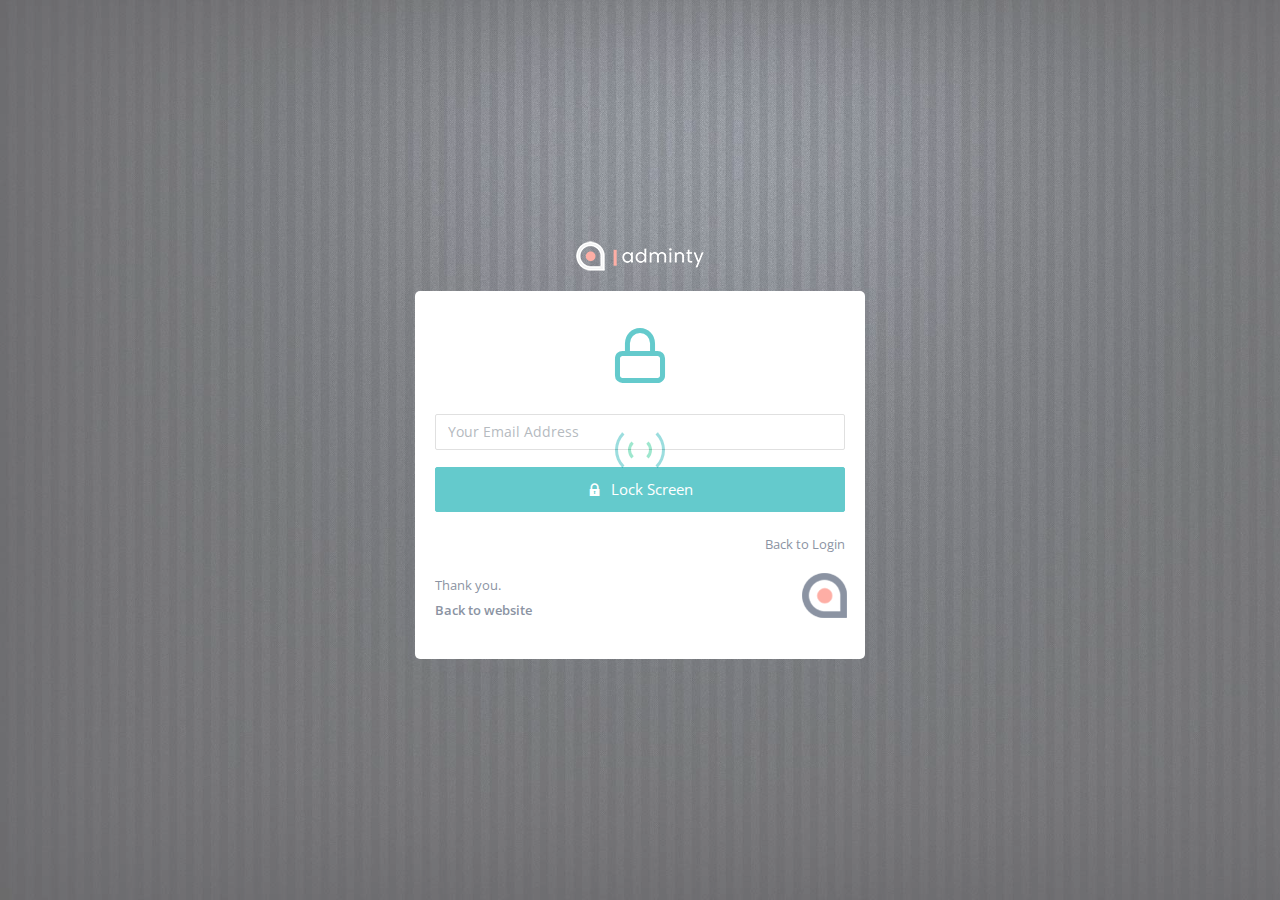
<file: CMS.Website/wwwroot/adminty/default/auth-lock-screen.htm>
﻿<!DOCTYPE html>
<html lang="en">

<head>
    <title>Adminty - Premium Admin Template by Colorlib </title>
    <!-- HTML5 Shim and Respond.js IE10 support of HTML5 elements and media queries -->
    <!-- WARNING: Respond.js doesn't work if you view the page via file:// -->
    <!--[if lt IE 10]>
      <script src="https://oss.maxcdn.com/libs/html5shiv/3.7.0/html5shiv.js"></script>
      <script src="https://oss.maxcdn.com/libs/respond.js/1.4.2/respond.min.js"></script>
      <![endif]-->
    <!-- Meta -->
    <meta charset="utf-8">
    <meta name="viewport" content="width=device-width, initial-scale=1.0, user-scalable=0, minimal-ui">
    <meta http-equiv="X-UA-Compatible" content="IE=edge">
    <meta name="description" content="#">
    <meta name="keywords" content="Admin , Responsive, Landing, Bootstrap, App, Template, Mobile, iOS, Android, apple, creative app">
    <meta name="author" content="#">
    <!-- Favicon icon -->
    <link rel="icon" href="..\files\assets\images\favicon.ico" type="image/x-icon">
    <!-- Google font--><link href="https://fonts.googleapis.com/css?family=Open+Sans:400,600,800" rel="stylesheet">
    <!-- Required Fremwork -->
    <link rel="stylesheet" type="text/css" href="..\files\bower_components\bootstrap\css\bootstrap.min.css">
    <!-- themify-icons line icon -->
    <link rel="stylesheet" type="text/css" href="..\files\assets\icon\themify-icons\themify-icons.css">
    <link rel="stylesheet" type="text/css" href="..\files\assets\icon\feather\css\feather.css">
    <!-- ico font -->
    <link rel="stylesheet" type="text/css" href="..\files\assets\icon\icofont\css\icofont.css">
    <!-- Style.css -->
    <link rel="stylesheet" type="text/css" href="..\files\assets\css\style.css">
</head>

<body class="fix-menu">
    <!-- Pre-loader start -->
    <div class="theme-loader">
    <div class="ball-scale">
        <div class='contain'>
            <div class="ring"><div class="frame"></div></div>
            <div class="ring"><div class="frame"></div></div>
            <div class="ring"><div class="frame"></div></div>
            <div class="ring"><div class="frame"></div></div>
            <div class="ring"><div class="frame"></div></div>
            <div class="ring"><div class="frame"></div></div>
            <div class="ring"><div class="frame"></div></div>
            <div class="ring"><div class="frame"></div></div>
            <div class="ring"><div class="frame"></div></div>
            <div class="ring"><div class="frame"></div></div>
        </div>
    </div>
</div>
    <!-- Pre-loader end -->
    <section class="login-block">
        <!-- Container-fluid starts -->
        <div class="container-fluid">
            <div class="row">
                <div class="col-sm-12">
                    <!-- Login card start -->
                    <form class="md-float-material form-material">
                        <div class="text-center">
                            <img src="..\files\assets\images\logo.png" alt="logo.png">
                        </div>
                        <div class="auth-box card">
                            <div class="card-block">
                                <div class="row">
                                    <div class="col-md-12">
                                        <h3 class="text-center"><i class="feather icon-lock text-primary f-60 p-t-15 p-b-20 d-block"></i></h3>
                                    </div>
                                </div>
                                <div class="form-group form-primary">
                                    <input type="text" name="email" class="form-control" required="" placeholder="Your Email Address">
                                    <span class="form-bar"></span>
                                </div>
                                <div class="row">
                                    <div class="col-md-12">
                                        <button type="button" class="btn btn-primary btn-md btn-block waves-effect text-center m-b-20"><i class="icofont icofont-lock"></i> Lock Screen </button>
                                    </div>
                                </div>
                                <p class="text-inverse text-right">Back to <a href="auth-normal-sign-in.htm">Login</a></p>
                                <div class="row">
                                    <div class="col-md-10">
                                        <p class="text-inverse text-left m-b-0">Thank you.</p>
                                        <p class="text-inverse text-left"><a href="index-1.htm"><b class="f-w-600">Back to website</b></a></p>
                                    </div>
                                    <div class="col-md-2">
                                        <img src="..\files\assets\images\auth\Logo-small-bottom.png" alt="small-logo.png">
                                    </div>
                                </div>
                            </div>
                        </div>
                    </form>
                    <!-- Login card end -->
                </div>
                <!-- end of col-sm-12 -->
            </div>
            <!-- end of row -->
        </div>
        <!-- end of container-fluid -->
    </section>
    <!-- Warning Section Starts -->
    <!-- Older IE warning message -->
    <!--[if lt IE 10]>
<div class="ie-warning">
    <h1>Warning!!</h1>
    <p>You are using an outdated version of Internet Explorer, please upgrade <br/>to any of the following web browsers to access this website.</p>
    <div class="iew-container">
        <ul class="iew-download">
            <li>
                <a href="http://www.google.com/chrome/">
                    <img src="../files/assets/images/browser/chrome.png" alt="Chrome">
                    <div>Chrome</div>
                </a>
            </li>
            <li>
                <a href="https://www.mozilla.org/en-US/firefox/new/">
                    <img src="../files/assets/images/browser/firefox.png" alt="Firefox">
                    <div>Firefox</div>
                </a>
            </li>
            <li>
                <a href="http://www.opera.com">
                    <img src="../files/assets/images/browser/opera.png" alt="Opera">
                    <div>Opera</div>
                </a>
            </li>
            <li>
                <a href="https://www.apple.com/safari/">
                    <img src="../files/assets/images/browser/safari.png" alt="Safari">
                    <div>Safari</div>
                </a>
            </li>
            <li>
                <a href="http://windows.microsoft.com/en-us/internet-explorer/download-ie">
                    <img src="../files/assets/images/browser/ie.png" alt="">
                    <div>IE (9 & above)</div>
                </a>
            </li>
        </ul>
    </div>
    <p>Sorry for the inconvenience!</p>
</div>
<![endif]-->
    <!-- Warning Section Ends -->
    <!-- Required Jquery -->
    <script type="text/javascript" src="..\files\bower_components\jquery\js\jquery.min.js"></script>
    <script type="text/javascript" src="..\files\bower_components\jquery-ui\js\jquery-ui.min.js"></script>
    <script type="text/javascript" src="..\files\bower_components\popper.js\js\popper.min.js"></script>
    <script type="text/javascript" src="..\files\bower_components\bootstrap\js\bootstrap.min.js"></script>
    <!-- jquery slimscroll js -->
    <script type="text/javascript" src="..\files\bower_components\jquery-slimscroll\js\jquery.slimscroll.js"></script>
    <!-- modernizr js -->
    <script type="text/javascript" src="..\files\bower_components\modernizr\js\modernizr.js"></script>
    <script type="text/javascript" src="..\files\bower_components\modernizr\js\css-scrollbars.js"></script>
    <!-- i18next.min.js -->
    <script type="text/javascript" src="..\files\bower_components\i18next\js\i18next.min.js"></script>
    <script type="text/javascript" src="..\files\bower_components\i18next-xhr-backend\js\i18nextXHRBackend.min.js"></script>
    <script type="text/javascript" src="..\files\bower_components\i18next-browser-languagedetector\js\i18nextBrowserLanguageDetector.min.js"></script>
    <script type="text/javascript" src="..\files\bower_components\jquery-i18next\js\jquery-i18next.min.js"></script>
    <!--Color Script Common-->
    <script type="text/javascript" src="..\files\assets\js\common-pages.js"></script>


<!-- Global site tag (gtag.js) - Google Analytics -->
<script async="" src="https://www.googletagmanager.com/gtag/js?id=UA-23581568-13"></script>
<script>
  window.dataLayer = window.dataLayer || [];
  function gtag(){dataLayer.push(arguments);}
  gtag('js', new Date());

  gtag('config', 'UA-23581568-13');
</script>
</body>

</html>
</file>
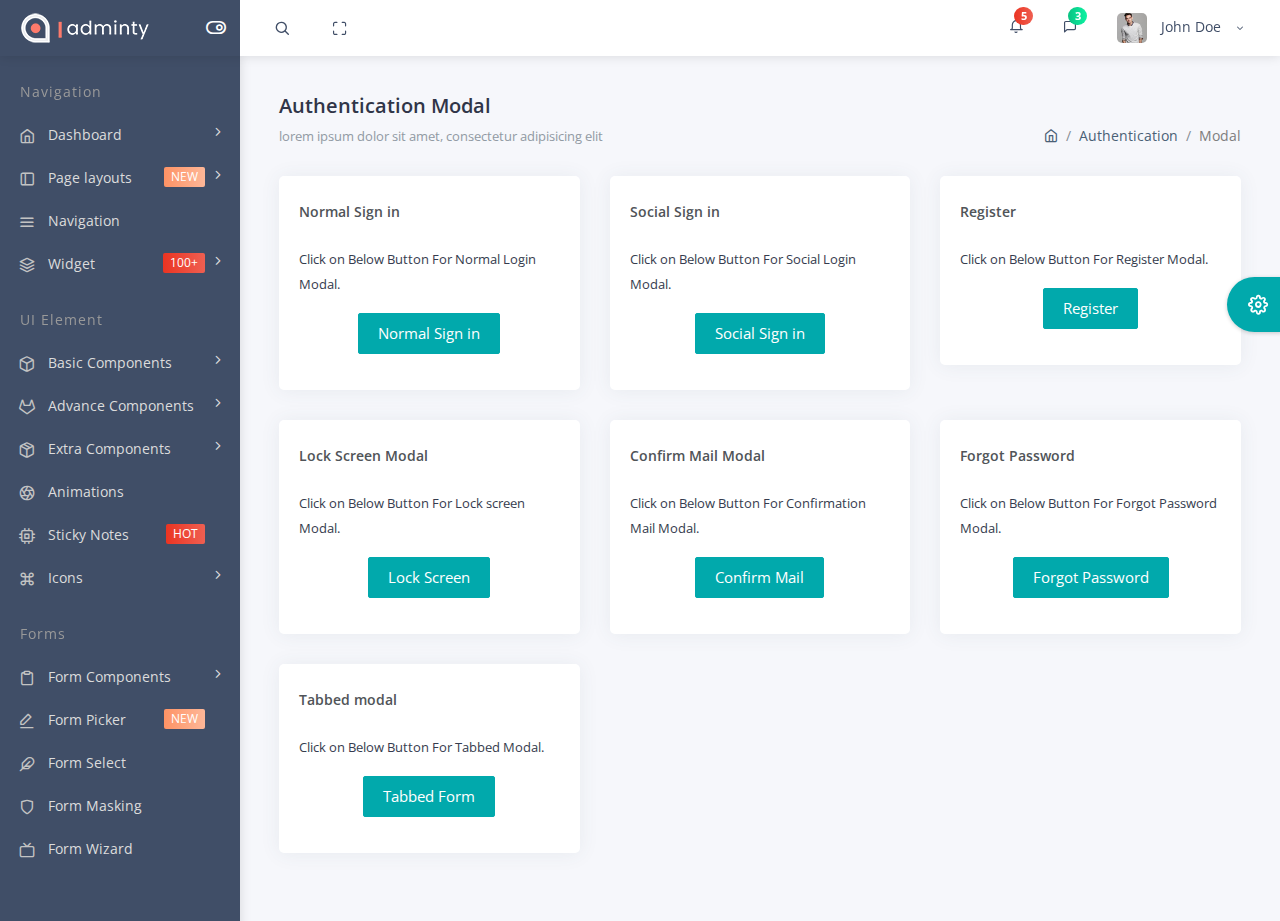
<file: CMS.Website/wwwroot/adminty/default/auth-modal.htm>
﻿<!DOCTYPE html>
<html lang="en">

<head>
    <title>Adminty - Premium Admin Template by Colorlib </title>
    <!-- HTML5 Shim and Respond.js IE10 support of HTML5 elements and media queries -->
    <!-- WARNING: Respond.js doesn't work if you view the page via file:// -->
    <!--[if lt IE 10]>
      <script src="https://oss.maxcdn.com/libs/html5shiv/3.7.0/html5shiv.js"></script>
      <script src="https://oss.maxcdn.com/libs/respond.js/1.4.2/respond.min.js"></script>
      <![endif]-->
    <!-- Meta -->
    <meta charset="utf-8">
    <meta name="viewport" content="width=device-width, initial-scale=1.0, user-scalable=0, minimal-ui">
    <meta http-equiv="X-UA-Compatible" content="IE=edge">
    <meta name="description" content="#">
    <meta name="keywords" content="Admin , Responsive, Landing, Bootstrap, App, Template, Mobile, iOS, Android, apple, creative app">
    <meta name="author" content="#">
    <!-- Favicon icon -->
    <link rel="icon" href="..\files\assets\images\favicon.ico" type="image/x-icon">
    <!-- Google font--><link href="https://fonts.googleapis.com/css?family=Open+Sans:400,600,800" rel="stylesheet">
    <!-- Required Fremwork -->
    <link rel="stylesheet" type="text/css" href="..\files\bower_components\bootstrap\css\bootstrap.min.css">
    <!-- themify-icons line icon -->
    <link rel="stylesheet" type="text/css" href="..\files\assets\icon\themify-icons\themify-icons.css">
    <!-- ico font -->
    <link rel="stylesheet" type="text/css" href="..\files\assets\icon\icofont\css\icofont.css">
    <!-- feather Awesome -->
    <link rel="stylesheet" type="text/css" href="..\files\assets\icon\feather\css\feather.css">
    <!-- Style.css -->
    <link rel="stylesheet" type="text/css" href="..\files\assets\css\style.css">
    <link rel="stylesheet" type="text/css" href="..\files\assets\css\linearicons.css">

    <link rel="stylesheet" type="text/css" href="..\files\assets\css\jquery.mCustomScrollbar.css">
</head>

<body>
<!-- Pre-loader start -->
<div class="theme-loader">
    <div class="ball-scale">
        <div class='contain'>
            <div class="ring">
                <div class="frame"></div>
            </div>
            <div class="ring">
                <div class="frame"></div>
            </div>
            <div class="ring">
                <div class="frame"></div>
            </div>
            <div class="ring">
                <div class="frame"></div>
            </div>
            <div class="ring">
                <div class="frame"></div>
            </div>
            <div class="ring">
                <div class="frame"></div>
            </div>
            <div class="ring">
                <div class="frame"></div>
            </div>
            <div class="ring">
                <div class="frame"></div>
            </div>
            <div class="ring">
                <div class="frame"></div>
            </div>
            <div class="ring">
                <div class="frame"></div>
            </div>
        </div>
    </div>
</div>
<!-- Pre-loader end -->
<div id="pcoded" class="pcoded">
    <div class="pcoded-overlay-box"></div>
    <div class="pcoded-container navbar-wrapper">

        <nav class="navbar header-navbar pcoded-header">
            <div class="navbar-wrapper">

                <div class="navbar-logo">
                    <a class="mobile-menu" id="mobile-collapse" href="#!">
                        <i class="feather icon-menu"></i>
                    </a>
                    <a href="index-1.htm">
                        <img class="img-fluid" src="..\files\assets\images\logo.png" alt="Theme-Logo">
                    </a>
                    <a class="mobile-options">
                        <i class="feather icon-more-horizontal"></i>
                    </a>
                </div>

                <div class="navbar-container container-fluid">
                    <ul class="nav-left">
                        <li class="header-search">
                            <div class="main-search morphsearch-search">
                                <div class="input-group">
                                    <span class="input-group-addon search-close"><i class="feather icon-x"></i></span>
                                    <input type="text" class="form-control">
                                    <span class="input-group-addon search-btn"><i class="feather icon-search"></i></span>
                                </div>
                            </div>
                        </li>
                        <li>
                            <a href="#!" onclick="javascript:toggleFullScreen()">
                                <i class="feather icon-maximize full-screen"></i>
                            </a>
                        </li>
                    </ul>
                    <ul class="nav-right">
                        <li class="header-notification">
                            <div class="dropdown-primary dropdown">
                                <div class="dropdown-toggle" data-toggle="dropdown">
                                    <i class="feather icon-bell"></i>
                                    <span class="badge bg-c-pink">5</span>
                                </div>
                                <ul class="show-notification notification-view dropdown-menu" data-dropdown-in="fadeIn" data-dropdown-out="fadeOut">
                                    <li>
                                        <h6>Notifications</h6>
                                        <label class="label label-danger">New</label>
                                    </li>
                                    <li>
                                        <div class="media">
                                            <img class="d-flex align-self-center img-radius" src="..\files\assets\images\avatar-4.jpg" alt="Generic placeholder image">
                                            <div class="media-body">
                                                <h5 class="notification-user">John Doe</h5>
                                                <p class="notification-msg">Lorem ipsum dolor sit amet, consectetuer elit.</p>
                                                <span class="notification-time">30 minutes ago</span>
                                            </div>
                                        </div>
                                    </li>
                                    <li>
                                        <div class="media">
                                            <img class="d-flex align-self-center img-radius" src="..\files\assets\images\avatar-3.jpg" alt="Generic placeholder image">
                                            <div class="media-body">
                                                <h5 class="notification-user">Joseph William</h5>
                                                <p class="notification-msg">Lorem ipsum dolor sit amet, consectetuer elit.</p>
                                                <span class="notification-time">30 minutes ago</span>
                                            </div>
                                        </div>
                                    </li>
                                    <li>
                                        <div class="media">
                                            <img class="d-flex align-self-center img-radius" src="..\files\assets\images\avatar-4.jpg" alt="Generic placeholder image">
                                            <div class="media-body">
                                                <h5 class="notification-user">Sara Soudein</h5>
                                                <p class="notification-msg">Lorem ipsum dolor sit amet, consectetuer elit.</p>
                                                <span class="notification-time">30 minutes ago</span>
                                            </div>
                                        </div>
                                    </li>
                                </ul>
                            </div>
                        </li>
                        <li class="header-notification">
                            <div class="dropdown-primary dropdown">
                                <div class="displayChatbox dropdown-toggle" data-toggle="dropdown">
                                    <i class="feather icon-message-square"></i>
                                    <span class="badge bg-c-green">3</span>
                                </div>
                            </div>
                        </li>
                        <li class="user-profile header-notification">
                            <div class="dropdown-primary dropdown">
                                <div class="dropdown-toggle" data-toggle="dropdown">
                                    <img src="..\files\assets\images\avatar-4.jpg" class="img-radius" alt="User-Profile-Image">
                                    <span>John Doe</span>
                                    <i class="feather icon-chevron-down"></i>
                                </div>
                                <ul class="show-notification profile-notification dropdown-menu" data-dropdown-in="fadeIn" data-dropdown-out="fadeOut">
                                    <li>
                                        <a href="#!">
                                            <i class="feather icon-settings"></i> Settings
                                        </a>
                                    </li>
                                    <li>
                                        <a href="user-profile.htm">
                                            <i class="feather icon-user"></i> Profile
                                        </a>
                                    </li>
                                    <li>
                                        <a href="email-inbox.htm">
                                            <i class="feather icon-mail"></i> My Messages
                                        </a>
                                    </li>
                                    <li>
                                        <a href="auth-lock-screen.htm">
                                            <i class="feather icon-lock"></i> Lock Screen
                                        </a>
                                    </li>
                                    <li>
                                        <a href="auth-normal-sign-in.htm">
                                            <i class="feather icon-log-out"></i> Logout
                                        </a>
                                    </li>
                                </ul>

                            </div>
                        </li>
                    </ul>
                </div>
            </div>
        </nav>

        <!-- Sidebar chat start -->
        <div id="sidebar" class="users p-chat-user showChat">
            <div class="had-container">
                <div class="card card_main p-fixed users-main">
                    <div class="user-box">
                        <div class="chat-inner-header">
                            <div class="back_chatBox">
                                <div class="right-icon-control">
                                    <input type="text" class="form-control  search-text" placeholder="Search Friend" id="search-friends">
                                    <div class="form-icon">
                                        <i class="icofont icofont-search"></i>
                                    </div>
                                </div>
                            </div>
                        </div>
                        <div class="main-friend-list">
                            <div class="media userlist-box" data-id="1" data-status="online" data-username="Josephin Doe" data-toggle="tooltip" data-placement="left" title="Josephin Doe">
                                <a class="media-left" href="#!">
                                    <img class="media-object img-radius img-radius" src="..\files\assets\images\avatar-3.jpg" alt="Generic placeholder image ">
                                    <div class="live-status bg-success"></div>
                                </a>
                                <div class="media-body">
                                    <div class="f-13 chat-header">Josephin Doe</div>
                                </div>
                            </div>
                            <div class="media userlist-box" data-id="2" data-status="online" data-username="Lary Doe" data-toggle="tooltip" data-placement="left" title="Lary Doe">
                                <a class="media-left" href="#!">
                                    <img class="media-object img-radius" src="..\files\assets\images\avatar-2.jpg" alt="Generic placeholder image">
                                    <div class="live-status bg-success"></div>
                                </a>
                                <div class="media-body">
                                    <div class="f-13 chat-header">Lary Doe</div>
                                </div>
                            </div>
                            <div class="media userlist-box" data-id="3" data-status="online" data-username="Alice" data-toggle="tooltip" data-placement="left" title="Alice">
                                <a class="media-left" href="#!">
                                    <img class="media-object img-radius" src="..\files\assets\images\avatar-4.jpg" alt="Generic placeholder image">
                                    <div class="live-status bg-success"></div>
                                </a>
                                <div class="media-body">
                                    <div class="f-13 chat-header">Alice</div>
                                </div>
                            </div>
                            <div class="media userlist-box" data-id="4" data-status="online" data-username="Alia" data-toggle="tooltip" data-placement="left" title="Alia">
                                <a class="media-left" href="#!">
                                    <img class="media-object img-radius" src="..\files\assets\images\avatar-3.jpg" alt="Generic placeholder image">
                                    <div class="live-status bg-success"></div>
                                </a>
                                <div class="media-body">
                                    <div class="f-13 chat-header">Alia</div>
                                </div>
                            </div>
                            <div class="media userlist-box" data-id="5" data-status="online" data-username="Suzen" data-toggle="tooltip" data-placement="left" title="Suzen">
                                <a class="media-left" href="#!">
                                    <img class="media-object img-radius" src="..\files\assets\images\avatar-2.jpg" alt="Generic placeholder image">
                                    <div class="live-status bg-success"></div>
                                </a>
                                <div class="media-body">
                                    <div class="f-13 chat-header">Suzen</div>
                                </div>
                            </div>
                        </div>
                    </div>
                </div>
            </div>
        </div>
        <!-- Sidebar inner chat start-->
        <div class="showChat_inner">
            <div class="media chat-inner-header">
                <a class="back_chatBox">
                    <i class="feather icon-chevron-left"></i> Josephin Doe
                </a>
            </div>
            <div class="media chat-messages">
                <a class="media-left photo-table" href="#!">
                    <img class="media-object img-radius img-radius m-t-5" src="..\files\assets\images\avatar-3.jpg" alt="Generic placeholder image">
                </a>
                <div class="media-body chat-menu-content">
                    <div class="">
                        <p class="chat-cont">I'm just looking around. Will you tell me something about yourself?</p>
                        <p class="chat-time">8:20 a.m.</p>
                    </div>
                </div>
            </div>
            <div class="media chat-messages">
                <div class="media-body chat-menu-reply">
                    <div class="">
                        <p class="chat-cont">I'm just looking around. Will you tell me something about yourself?</p>
                        <p class="chat-time">8:20 a.m.</p>
                    </div>
                </div>
                <div class="media-right photo-table">
                    <a href="#!">
                        <img class="media-object img-radius img-radius m-t-5" src="..\files\assets\images\avatar-4.jpg" alt="Generic placeholder image">
                    </a>
                </div>
            </div>
            <div class="chat-reply-box p-b-20">
                <div class="right-icon-control">
                    <input type="text" class="form-control search-text" placeholder="Share Your Thoughts">
                    <div class="form-icon">
                        <i class="feather icon-navigation"></i>
                    </div>
                </div>
            </div>
        </div>
        <!-- Sidebar inner chat end-->
        <div class="pcoded-main-container">
            <div class="pcoded-wrapper">
                <nav class="pcoded-navbar">
                    <div class="pcoded-inner-navbar main-menu">
                        <div class="pcoded-navigatio-lavel">Navigation</div>
                        <ul class="pcoded-item pcoded-left-item">
                            <li class="pcoded-hasmenu">
                                <a href="javascript:void(0)">
                                    <span class="pcoded-micon"><i class="feather icon-home"></i></span>
                                    <span class="pcoded-mtext">Dashboard</span>
                                </a>
                                <ul class="pcoded-submenu">
                                    <li class="">
                                        <a href="index-1.htm">
                                            <span class="pcoded-mtext">Default</span>
                                        </a>
                                    </li>
                                    <li class="">
                                        <a href="dashboard-crm.htm">
                                            <span class="pcoded-mtext">CRM</span>
                                        </a>
                                    </li>
                                    <li class=" ">
                                        <a href="dashboard-analytics.htm">
                                            <span class="pcoded-mtext">Analytics</span>
                                            <span class="pcoded-badge label label-info ">NEW</span>
                                        </a>
                                    </li>
                                </ul>
                            </li>
                            <li class="pcoded-hasmenu">
                                <a href="javascript:void(0)">
                                    <span class="pcoded-micon"><i class="feather icon-sidebar"></i></span>
                                    <span class="pcoded-mtext">Page layouts</span>
                                    <span class="pcoded-badge label label-warning">NEW</span>
                                </a>
                                <ul class="pcoded-submenu">
                                    <li class=" pcoded-hasmenu">
                                        <a href="javascript:void(0)">
                                            <span class="pcoded-mtext">Vertical</span>
                                        </a>
                                        <ul class="pcoded-submenu">
                                            <li class=" ">
                                                <a href="menu-static.htm">
                                                    <span class="pcoded-mtext">Static Layout</span>
                                                </a>
                                            </li>
                                            <li class=" ">
                                                <a href="menu-header-fixed.htm">
                                                    <span class="pcoded-mtext">Header Fixed</span>
                                                </a>
                                            </li>
                                            <li class=" ">
                                                <a href="menu-compact.htm">
                                                    <span class="pcoded-mtext">Compact</span>
                                                </a>
                                            </li>
                                            <li class=" ">
                                                <a href="menu-sidebar.htm">
                                                    <span class="pcoded-mtext">Sidebar Fixed</span>
                                                </a>
                                            </li>

                                        </ul>
                                    </li>
                                    <li class=" pcoded-hasmenu">
                                        <a href="javascript:void(0)">
                                            <span class="pcoded-mtext">Horizontal</span>
                                        </a>
                                        <ul class="pcoded-submenu">
                                            <li class=" ">
                                                <a href="menu-horizontal-static.htm" target="_blank">
                                                    <span class="pcoded-mtext">Static Layout</span>
                                                </a>
                                            </li>
                                            <li class=" ">
                                                <a href="menu-horizontal-fixed.htm" target="_blank">
                                                    <span class="pcoded-mtext">Fixed layout</span>
                                                </a>
                                            </li>
                                            <li class=" ">
                                                <a href="menu-horizontal-icon.htm" target="_blank">
                                                    <span class="pcoded-mtext">Static With Icon</span>
                                                </a>
                                            </li>
                                            <li class=" ">
                                                <a href="menu-horizontal-icon-fixed.htm" target="_blank">
                                                    <span class="pcoded-mtext">Fixed With Icon</span>
                                                </a>
                                            </li>
                                        </ul>
                                    </li>
                                    <li class=" ">
                                        <a href="menu-bottom.htm">
                                            <span class="pcoded-mtext">Bottom Menu</span>
                                        </a>
                                    </li>
                                    <li class=" ">
                                        <a href="box-layout.htm" target="_blank">
                                            <span class="pcoded-mtext">Box Layout</span>
                                        </a>
                                    </li>
                                    <li class=" ">
                                        <a href="menu-rtl.htm" target="_blank">
                                            <span class="pcoded-mtext">RTL</span>
                                        </a>
                                    </li>
                                </ul>
                            </li>
                            <li class="">
                                <a href="navbar-light.htm">
                                    <span class="pcoded-micon"><i class="feather icon-menu"></i></span>
                                    <span class="pcoded-mtext">Navigation</span>
                                </a>
                            </li>
                            <li class="pcoded-hasmenu">
                                <a href="javascript:void(0)">
                                    <span class="pcoded-micon"><i class="feather icon-layers"></i></span>
                                    <span class="pcoded-mtext">Widget</span>
                                    <span class="pcoded-badge label label-danger">100+</span>
                                </a>
                                <ul class="pcoded-submenu">
                                    <li class="">
                                        <a href="widget-statistic.htm">
                                            <span class="pcoded-mtext">Statistic</span>
                                        </a>
                                    </li>
                                    <li class=" ">
                                        <a href="widget-data.htm">
                                            <span class="pcoded-mtext">Data</span>
                                        </a>
                                    </li>
                                    <li class="">
                                        <a href="widget-chart.htm">
                                            <span class="pcoded-mtext">Chart Widget</span>
                                        </a>
                                    </li>

                                </ul>
                            </li>
                        </ul>
                        <div class="pcoded-navigatio-lavel">UI Element</div>
                        <ul class="pcoded-item pcoded-left-item">
                            <li class="pcoded-hasmenu">
                                <a href="javascript:void(0)">
                                    <span class="pcoded-micon"><i class="feather icon-box"></i></span>
                                    <span class="pcoded-mtext">Basic Components</span>
                                </a>
                                <ul class="pcoded-submenu">
                                    <li class=" ">
                                        <a href="alert.htm">
                                            <span class="pcoded-mtext">Alert</span>
                                        </a>
                                    </li>
                                    <li class=" ">
                                        <a href="breadcrumb.htm">
                                            <span class="pcoded-mtext">Breadcrumbs</span>
                                        </a>
                                    </li>
                                    <li class=" ">
                                        <a href="button.htm">
                                            <span class="pcoded-mtext">Button</span>
                                        </a>
                                    </li>
                                    <li class=" ">
                                        <a href="box-shadow.htm">
                                            <span class="pcoded-mtext">Box-Shadow</span>
                                        </a>
                                    </li>
                                    <li class=" ">
                                        <a href="accordion.htm">
                                            <span class="pcoded-mtext">Accordion</span>
                                        </a>
                                    </li>
                                    <li class=" ">
                                        <a href="generic-class.htm">
                                            <span class="pcoded-mtext">Generic Class</span>
                                        </a>
                                    </li>
                                    <li class=" ">
                                        <a href="tabs.htm">
                                            <span class="pcoded-mtext">Tabs</span>
                                        </a>
                                    </li>
                                    <li class=" ">
                                        <a href="color.htm">
                                            <span class="pcoded-mtext">Color</span>
                                        </a>
                                    </li>
                                    <li class=" ">
                                        <a href="label-badge.htm">
                                            <span class="pcoded-mtext">Label Badge</span>
                                        </a>
                                    </li>
                                    <li class=" ">
                                        <a href="progress-bar.htm">
                                            <span class="pcoded-mtext">Progress Bar</span>
                                        </a>
                                    </li>
                                    <li class=" ">
                                        <a href="preloader.htm">
                                            <span class="pcoded-mtext">Pre-Loader</span>
                                        </a>
                                    </li>
                                    <li class=" ">
                                        <a href="list.htm">
                                            <span class="pcoded-mtext">List</span>
                                        </a>
                                    </li>
                                    <li class=" ">
                                        <a href="tooltip.htm">
                                            <span class="pcoded-mtext">Tooltip And Popover</span>
                                        </a>
                                    </li>
                                    <li class=" ">
                                        <a href="typography.htm">
                                            <span class="pcoded-mtext">Typography</span>
                                        </a>
                                    </li>
                                    <li class=" ">
                                        <a href="other.htm">
                                            <span class="pcoded-mtext">Other</span>
                                        </a>
                                    </li>
                                </ul>
                            </li>
                            <li class="pcoded-hasmenu">
                                <a href="javascript:void(0)">
                                    <span class="pcoded-micon"><i class="feather icon-gitlab"></i></span>
                                    <span class="pcoded-mtext">Advance Components</span>
                                </a>
                                <ul class="pcoded-submenu">
                                    <li class=" ">
                                        <a href="draggable.htm">
                                            <span class="pcoded-mtext">Draggable</span>
                                        </a>
                                    </li>
                                    <li class=" ">
                                        <a href="bs-grid.htm">
                                            <span class="pcoded-mtext">Grid Stack</span>
                                        </a>
                                    </li>
                                    <li class=" ">
                                        <a href="light-box.htm">
                                            <span class="pcoded-mtext">Light Box</span>
                                        </a>
                                    </li>
                                    <li class=" ">
                                        <a href="modal.htm">
                                            <span class="pcoded-mtext">Modal</span>
                                        </a>
                                    </li>
                                    <li class=" ">
                                        <a href="notification.htm">
                                            <span class="pcoded-mtext">Notifications</span>
                                        </a>
                                    </li>
                                    <li class=" ">
                                        <a href="notify.htm">
                                            <span class="pcoded-mtext">PNOTIFY</span>
                                            <span class="pcoded-badge label label-info">NEW</span>
                                        </a>
                                    </li>
                                    <li class=" ">
                                        <a href="rating.htm">
                                            <span class="pcoded-mtext">Rating</span>
                                        </a>
                                    </li>
                                    <li class=" ">
                                        <a href="range-slider.htm">
                                            <span class="pcoded-mtext">Range Slider</span>
                                        </a>
                                    </li>
                                    <li class=" ">
                                        <a href="slider.htm">
                                            <span class="pcoded-mtext">Slider</span>
                                        </a>
                                    </li>
                                    <li class=" ">
                                        <a href="syntax-highlighter.htm">
                                            <span class="pcoded-mtext">Syntax Highlighter</span>
                                        </a>
                                    </li>
                                    <li class=" ">
                                        <a href="tour.htm">
                                            <span class="pcoded-mtext">Tour</span>
                                        </a>
                                    </li>
                                    <li class=" ">
                                        <a href="treeview.htm">
                                            <span class="pcoded-mtext">Tree View</span>
                                        </a>
                                    </li>
                                    <li class=" ">
                                        <a href="nestable.htm">
                                            <span class="pcoded-mtext">Nestable</span>
                                        </a>
                                    </li>
                                    <li class=" ">
                                        <a href="toolbar.htm">
                                            <span class="pcoded-mtext">Toolbar</span>
                                        </a>
                                    </li>
                                    <li class=" ">
                                        <a href="x-editable.htm">
                                            <span class="pcoded-mtext">X-Editable</span>
                                        </a>
                                    </li>
                                </ul>
                            </li>
                            <li class="pcoded-hasmenu">
                                <a href="javascript:void(0)">
                                    <span class="pcoded-micon"><i class="feather icon-package"></i></span>
                                    <span class="pcoded-mtext">Extra Components</span>
                                </a>
                                <ul class="pcoded-submenu">
                                    <li class=" ">
                                        <a href="session-timeout.htm">
                                            <span class="pcoded-mtext">Session Timeout</span>
                                        </a>
                                    </li>
                                    <li class=" ">
                                        <a href="session-idle-timeout.htm">
                                            <span class="pcoded-mtext">Session Idle Timeout</span>
                                        </a>
                                    </li>
                                    <li class=" ">
                                        <a href="offline.htm">
                                            <span class="pcoded-mtext">Offline</span>
                                        </a>
                                    </li>

                                </ul>
                            </li>
                            <li class=" ">
                                <a href="animation.htm">
                                    <span class="pcoded-micon"><i class="feather icon-aperture rotate-refresh"></i><b>A</b></span>
                                    <span class="pcoded-mtext">Animations</span>
                                </a>
                            </li>
                            <li class=" ">
                                <a href="sticky.htm">
                                    <span class="pcoded-micon"><i class="feather icon-cpu"></i></span>
                                    <span class="pcoded-mtext">Sticky Notes</span>
                                    <span class="pcoded-badge label label-danger">HOT</span>
                                </a>
                            </li>
                            <li class="pcoded-hasmenu">
                                <a href="javascript:void(0)">
                                    <span class="pcoded-micon"><i class="feather icon-command"></i></span>
                                    <span class="pcoded-mtext">Icons</span>
                                </a>
                                <ul class="pcoded-submenu">
                                    <li class=" ">
                                        <a href="icon-font-awesome.htm">
                                            <span class="pcoded-mtext">Font Awesome</span>
                                        </a>
                                    </li>
                                    <li class=" ">
                                        <a href="icon-themify.htm">
                                            <span class="pcoded-mtext">Themify</span>
                                        </a>
                                    </li>
                                    <li class=" ">
                                        <a href="icon-simple-line.htm">
                                            <span class="pcoded-mtext">Simple Line Icon</span>
                                        </a>
                                    </li>
                                    <li class=" ">
                                        <a href="icon-ion.htm">
                                            <span class="pcoded-mtext">Ion Icon</span>
                                        </a>
                                    </li>
                                    <li class=" ">
                                        <a href="icon-material-design.htm">
                                            <span class="pcoded-mtext">Material Design</span>
                                        </a>
                                    </li>
                                    <li class=" ">
                                        <a href="icon-icofonts.htm">
                                            <span class="pcoded-mtext">Ico Fonts</span>
                                        </a>
                                    </li>
                                    <li class=" ">
                                        <a href="icon-weather.htm">
                                            <span class="pcoded-mtext">Weather Icon</span>
                                        </a>
                                    </li>
                                    <li class=" ">
                                        <a href="icon-typicons.htm">
                                            <span class="pcoded-mtext">Typicons</span>
                                        </a>
                                    </li>
                                    <li class=" ">
                                        <a href="icon-flags.htm">
                                            <span class="pcoded-mtext">Flags</span>
                                        </a>
                                    </li>
                                </ul>
                            </li>
                        </ul>
                        <div class="pcoded-navigatio-lavel">Forms</div>
                        <ul class="pcoded-item pcoded-left-item">
                            <li class="pcoded-hasmenu">
                                <a href="javascript:void(0)">
                                    <span class="pcoded-micon"><i class="feather icon-clipboard"></i></span>
                                    <span class="pcoded-mtext">Form Components</span>
                                </a>
                                <ul class="pcoded-submenu">
                                    <li class=" ">
                                        <a href="form-elements-component.htm">
                                            <span class="pcoded-mtext">Form Components</span>
                                        </a>
                                    </li>
                                    <li class=" ">
                                        <a href="form-elements-add-on.htm">
                                            <span class="pcoded-mtext">Form-Elements-Add-On</span>
                                        </a>
                                    </li>
                                    <li class=" ">
                                        <a href="form-elements-advance.htm">
                                            <span class="pcoded-mtext">Form-Elements-Advance</span>
                                        </a>
                                    </li>
                                    <li class=" ">
                                        <a href="form-validation.htm">
                                            <span class="pcoded-mtext">Form Validation</span>
                                        </a>
                                    </li>
                                </ul>
                            </li>
                            <li class=" ">
                                <a href="form-picker.htm">
                                    <span class="pcoded-micon"><i class="feather icon-edit-1"></i></span>
                                    <span class="pcoded-mtext">Form Picker</span>
                                    <span class="pcoded-badge label label-warning">NEW</span>
                                </a>
                            </li>
                            <li class=" ">
                                <a href="form-select.htm">
                                    <span class="pcoded-micon"><i class="feather icon-feather"></i></span>
                                    <span class="pcoded-mtext">Form Select</span>
                                </a>
                            </li>
                            <li class=" ">
                                <a href="form-masking.htm">
                                    <span class="pcoded-micon"><i class="feather icon-shield"></i></span>
                                    <span class="pcoded-mtext">Form Masking</span>
                                </a>
                            </li>
                            <li class=" ">
                                <a href="form-wizard.htm">
                                    <span class="pcoded-micon"><i class="feather icon-tv"></i></span>
                                    <span class="pcoded-mtext">Form Wizard</span>
                                </a>
                            </li>
                            <li class="pcoded-hasmenu">
                                <a href="javascript:void(0)">
                                    <span class="pcoded-micon"><i class="feather icon-book"></i></span>
                                    <span class="pcoded-mtext">Ready To Use</span>
                                    <span class="pcoded-badge label label-danger">HOT</span>
                                </a>
                                <ul class="pcoded-submenu">
                                    <li class=" ">
                                        <a href="ready-cloned-elements-form.htm">
                                            <span class="pcoded-mtext">Cloned Elements Form</span>
                                        </a>
                                    </li>
                                    <li class=" ">
                                        <a href="ready-currency-form.htm">
                                            <span class="pcoded-mtext">Currency Form</span>
                                        </a>
                                    </li>
                                    <li class=" ">
                                        <a href="ready-form-booking.htm">
                                            <span class="pcoded-mtext">Booking Form</span>
                                        </a>
                                    </li>
                                    <li class=" ">
                                        <a href="ready-form-booking-multi-steps.htm">
                                            <span class="pcoded-mtext">Booking Multi Steps Form</span>
                                        </a>
                                    </li>
                                    <li class=" ">
                                        <a href="ready-form-comment.htm">
                                            <span class="pcoded-mtext">Comment Form</span>
                                        </a>
                                    </li>
                                    <li class=" ">
                                        <a href="ready-form-contact.htm">
                                            <span class="pcoded-mtext">Contact Form</span>
                                        </a>
                                    </li>
                                    <li class=" ">
                                        <a href="ready-job-application-form.htm">
                                            <span class="pcoded-mtext">Job Application Form</span>
                                        </a>
                                    </li>
                                    <li class=" ">
                                        <a href="ready-js-addition-form.htm">
                                            <span class="pcoded-mtext">JS Addition Form</span>
                                        </a>
                                    </li>
                                    <li class=" ">
                                        <a href="ready-login-form.htm">
                                            <span class="pcoded-mtext">Login Form</span>
                                        </a>
                                    </li>
                                    <li class=" ">
                                        <a href="ready-popup-modal-form.htm" target="_blank">
                                            <span class="pcoded-mtext">Popup Modal Form</span>
                                        </a>
                                    </li>
                                    <li class=" ">
                                        <a href="ready-registration-form.htm">
                                            <span class="pcoded-mtext">Registration Form</span>
                                        </a>
                                    </li>
                                    <li class=" ">
                                        <a href="ready-review-form.htm">
                                            <span class="pcoded-mtext">Review Form</span>
                                        </a>
                                    </li>
                                    <li class=" ">
                                        <a href="ready-subscribe-form.htm">
                                            <span class="pcoded-mtext">Subscribe Form</span>
                                        </a>
                                    </li>
                                    <li class=" ">
                                        <a href="ready-suggestion-form.htm">
                                            <span class="pcoded-mtext">Suggestion Form</span>
                                        </a>
                                    </li>
                                    <li class=" ">
                                        <a href="ready-tabs-form.htm">
                                            <span class="pcoded-mtext">Tabs Form</span>
                                        </a>
                                    </li>
                                </ul>
                            </li>
                        </ul>
                        <div class="pcoded-navigatio-lavel">Tables</div>
                        <ul class="pcoded-item pcoded-left-item">
                            <li class="pcoded-hasmenu">
                                <a href="javascript:void(0)">
                                    <span class="pcoded-micon"><i class="feather icon-credit-card"></i></span>
                                    <span class="pcoded-mtext">Bootstrap Table</span>
                                </a>
                                <ul class="pcoded-submenu">
                                    <li class=" ">
                                        <a href="bs-basic-table.htm">
                                            <span class="pcoded-mtext">Basic Table</span>
                                        </a>
                                    </li>
                                    <li class=" ">
                                        <a href="bs-table-sizing.htm">
                                            <span class="pcoded-mtext">Sizing Table</span>
                                        </a>
                                    </li>
                                    <li class=" ">
                                        <a href="bs-table-border.htm">
                                            <span class="pcoded-mtext">Border Table</span>
                                        </a>
                                    </li>
                                    <li class=" ">
                                        <a href="bs-table-styling.htm">
                                            <span class="pcoded-mtext">Styling Table</span>
                                        </a>
                                    </li>
                                </ul>
                            </li>
                            <li class="pcoded-hasmenu">
                                <a href="javascript:void(0)">
                                    <span class="pcoded-micon"><i class="feather icon-inbox"></i></span>
                                    <span class="pcoded-mtext">Data Table</span>
                                    <span class="pcoded-mcaret"></span>
                                </a>
                                <ul class="pcoded-submenu">
                                    <li class=" ">
                                        <a href="dt-basic.htm">
                                            <span class="pcoded-mtext">Basic Initialization</span>
                                        </a>
                                    </li>
                                    <li class=" ">
                                        <a href="dt-advance.htm">
                                            <span class="pcoded-mtext">Advance Initialization</span>
                                        </a>
                                    </li>
                                    <li class=" ">
                                        <a href="dt-styling.htm">
                                            <span class="pcoded-mtext">Styling</span>
                                        </a>
                                    </li>
                                    <li class=" ">
                                        <a href="dt-api.htm">
                                            <span class="pcoded-mtext">API</span>
                                        </a>
                                    </li>
                                    <li class=" ">
                                        <a href="dt-ajax.htm">
                                            <span class="pcoded-mtext">Ajax</span>
                                        </a>
                                    </li>
                                    <li class=" ">
                                        <a href="dt-server-side.htm">
                                            <span class="pcoded-mtext">Server Side</span>
                                        </a>
                                    </li>
                                    <li class=" ">
                                        <a href="dt-plugin.htm">
                                            <span class="pcoded-mtext">Plug-In</span>
                                        </a>
                                    </li>
                                    <li class=" ">
                                        <a href="dt-data-sources.htm">
                                            <span class="pcoded-mtext">Data Sources</span>
                                        </a>
                                    </li>

                                </ul>
                            </li>
                            <li class="pcoded-hasmenu">
                                <a href="javascript:void(0)">
                                    <span class="pcoded-micon"><i class="feather icon-server"></i></span>
                                    <span class="pcoded-mtext">Data Table Extensions</span>
                                </a>
                                <ul class="pcoded-submenu">
                                    <li class=" ">
                                        <a href="dt-ext-autofill.htm">
                                            <span class="pcoded-mtext">AutoFill</span>
                                        </a>
                                    </li>
                                    <li class="pcoded-hasmenu">
                                        <a href="javascript:void(0)">
                                            <span class="pcoded-mtext">Button</span>
                                        </a>
                                        <ul class="pcoded-submenu">
                                            <li class=" ">
                                                <a href="dt-ext-basic-buttons.htm">
                                                    <span class="pcoded-mtext">Basic Button</span>
                                                </a>
                                            </li>
                                            <li class=" ">
                                                <a href="dt-ext-buttons-html-5-data-export.htm">
                                                    <span class="pcoded-mtext">Html-5 Data Export</span>
                                                </a>
                                            </li>
                                        </ul>
                                    </li>
                                    <li class=" ">
                                        <a href="dt-ext-col-reorder.htm">
                                            <span class="pcoded-mtext">Col Reorder</span>
                                        </a>
                                    </li>
                                    <li class=" ">
                                        <a href="dt-ext-fixed-columns.htm">
                                            <span class="pcoded-mtext">Fixed Columns</span>
                                        </a>
                                    </li>
                                    <li class=" ">
                                        <a href="dt-ext-fixed-header.htm">
                                            <span class="pcoded-mtext">Fixed Header</span>
                                        </a>
                                    </li>
                                    <li class=" ">
                                        <a href="dt-ext-key-table.htm">
                                            <span class="pcoded-mtext">Key Table</span>
                                        </a>
                                    </li>
                                    <li class=" ">
                                        <a href="dt-ext-responsive.htm">
                                            <span class="pcoded-mtext">Responsive</span>
                                        </a>
                                    </li>
                                    <li class=" ">
                                        <a href="dt-ext-row-reorder.htm">
                                            <span class="pcoded-mtext">Row Reorder</span>
                                        </a>
                                    </li>
                                    <li class=" ">
                                        <a href="dt-ext-scroller.htm">
                                            <span class="pcoded-mtext">Scroller</span>
                                        </a>
                                    </li>
                                    <li class=" ">
                                        <a href="dt-ext-select.htm">
                                            <span class="pcoded-mtext">Select Table</span>
                                        </a>
                                    </li>
                                </ul>
                            </li>
                            <li class=" ">
                                <a href="foo-table.htm">
                                    <span class="pcoded-micon"><i class="feather icon-hash"></i></span>
                                    <span class="pcoded-mtext">FooTable</span>
                                </a>
                            </li>
                            <li class="pcoded-hasmenu ">
                                <a href="javascript:void(0)">
                                    <span class="pcoded-micon"><i class="feather icon-airplay"></i></span>
                                    <span class="pcoded-mtext">Handson Table</span>
                                </a>
                                <ul class="pcoded-submenu">
                                    <li class="">
                                        <a href="handson-appearance.htm">
                                            <span class="pcoded-mtext">Appearance</span>
                                        </a>
                                    </li>
                                    <li class="">
                                        <a href="handson-data-operation.htm">
                                            <span class="pcoded-mtext">Data Operation</span>
                                        </a>
                                    </li>
                                    <li class="">
                                        <a href="handson-rows-cols.htm">
                                            <span class="pcoded-mtext">Rows Columns</span>
                                        </a>
                                    </li>
                                    <li class="">
                                        <a href="handson-columns-only.htm">
                                            <span class="pcoded-mtext">Columns Only</span>
                                        </a>
                                    </li>
                                    <li class="">
                                        <a href="handson-cell-features.htm">
                                            <span class="pcoded-mtext">Cell Features</span>
                                        </a>
                                    </li>
                                    <li class="">
                                        <a href="handson-cell-types.htm">
                                            <span class="pcoded-mtext">Cell Types</span>
                                        </a>
                                    </li>
                                    <li class="">
                                        <a href="handson-integrations.htm">
                                            <span class="pcoded-mtext">Integrations</span>
                                        </a>
                                    </li>
                                    <li class="">
                                        <a href="handson-rows-only.htm">
                                            <span class="pcoded-mtext">Rows Only</span>
                                        </a>
                                    </li>
                                    <li class="">
                                        <a href="handson-utilities.htm">
                                            <span class="pcoded-mtext">Utilities</span>
                                        </a>
                                    </li>
                                </ul>
                            </li>
                            <li class="">
                                <a href="editable-table.htm">
                                    <span class="pcoded-micon"><i class="feather icon-edit"></i></span>
                                    <span class="pcoded-mtext">Editable Table</span>
                                </a>
                            </li>
                        </ul>
                        <div class="pcoded-navigatio-lavel">Chart And Maps</div>
                        <ul class="pcoded-item pcoded-left-item">
                            <li class="pcoded-hasmenu ">
                                <a href="javascript:void(0)">
                                    <span class="pcoded-micon"><i class="feather icon-pie-chart"></i></span>
                                    <span class="pcoded-mtext">Charts</span>
                                </a>
                                <ul class="pcoded-submenu">
                                    <li class="">
                                        <a href="chart-google.htm">
                                            <span class="pcoded-mtext">Google Chart</span>
                                        </a>
                                    </li>
                                    <li class="">
                                        <a href="chart-echart.htm">
                                            <span class="pcoded-mtext">Echarts</span>
                                        </a>
                                    </li>
                                    <li class="">
                                        <a href="chart-chartjs.htm">
                                            <span class="pcoded-mtext">ChartJs</span>
                                        </a>
                                    </li>
                                    <li class="">
                                        <a href="chart-list.htm">
                                            <span class="pcoded-mtext">List Chart</span>
                                        </a>
                                    </li>
                                    <li class="">
                                        <a href="chart-float.htm">
                                            <span class="pcoded-mtext">Float Chart</span>
                                        </a>
                                    </li>
                                    <li class="">
                                        <a href="chart-knob.htm">
                                            <span class="pcoded-mtext">Knob chart</span>
                                        </a>
                                    </li>
                                    <li class="">
                                        <a href="chart-morris.htm">
                                            <span class="pcoded-mtext">Morris Chart</span>
                                        </a>
                                    </li>
                                    <li class="">
                                        <a href="chart-nvd3.htm">
                                            <span class="pcoded-mtext">Nvd3 Chart</span>
                                        </a>
                                    </li>
                                    <li class="">
                                        <a href="chart-peity.htm">
                                            <span class="pcoded-mtext">Peity Chart</span>
                                        </a>
                                    </li>
                                    <li class="">
                                        <a href="chart-radial.htm">
                                            <span class="pcoded-mtext">Radial Chart</span>
                                        </a>
                                    </li>
                                    <li class="">
                                        <a href="chart-rickshaw.htm">
                                            <span class="pcoded-mtext">Rickshaw Chart</span>
                                        </a>
                                    </li>
                                    <li class="">
                                        <a href="chart-sparkline.htm">
                                            <span class="pcoded-mtext">Sparkline Chart</span>
                                        </a>
                                    </li>
                                    <li class="">
                                        <a href="chart-c3.htm">
                                            <span class="pcoded-mtext">C3 Chart</span>
                                        </a>
                                    </li>
                                </ul>
                            </li>
                            <li class="pcoded-hasmenu ">
                                <a href="javascript:void(0)">
                                    <span class="pcoded-micon"><i class="feather icon-map"></i></span>
                                    <span class="pcoded-mtext">Maps</span>
                                </a>
                                <ul class="pcoded-submenu">
                                    <li class="">
                                        <a href="map-google.htm">
                                            <span class="pcoded-mtext">Google Maps</span>
                                        </a>
                                    </li>
                                    <li class="">
                                        <a href="map-vector.htm">
                                            <span class="pcoded-mtext">Vector Maps</span>
                                        </a>
                                    </li>
                                    <li class="">
                                        <a href="map-api.htm">
                                            <span class="pcoded-mtext">Google Map Search API</span>
                                        </a>
                                    </li>
                                    <li class="">
                                        <a href="location.htm">
                                            <span class="pcoded-mtext">Location</span>
                                        </a>
                                    </li>
                                </ul>
                            </li>
                            <li class="">
                                <a href="..\files\extra-pages\landingpage\index.htm" target="_blank">
                                    <span class="pcoded-micon"><i class="feather icon-navigation-2"></i></span>
                                    <span class="pcoded-mtext">Landing Page</span>
                                </a>
                            </li>
                        </ul>
                        <div class="pcoded-navigatio-lavel">Pages</div>
                        <ul class="pcoded-item pcoded-left-item">
                            <li class="pcoded-hasmenu pcoded-trigger">
                                <a href="javascript:void(0)">
                                    <span class="pcoded-micon"><i class="feather icon-unlock"></i></span>
                                    <span class="pcoded-mtext">Authentication</span>
                                </a>
                                <ul class="pcoded-submenu">
                                    <li class="">
                                        <a href="auth-normal-sign-in.htm" target="_blank">
                                            <span class="pcoded-mtext">Login With BG Image</span>
                                        </a>
                                    </li>
                                    <li class="">
                                        <a href="auth-sign-in-social.htm" target="_blank">
                                            <span class="pcoded-mtext">Login With Social Icon</span>
                                        </a>
                                    </li>
                                    <li class="">
                                        <a href="auth-sign-in-social-header-footer.htm" target="_blank">
                                            <span class="pcoded-mtext">Login Social With Header And Footer</span>
                                        </a>
                                    </li>
                                    <li class="">
                                        <a href="auth-normal-sign-in-header-footer.htm" target="_blank">
                                            <span class="pcoded-mtext">Login With Header And Footer</span>
                                        </a>
                                    </li>
                                    <li class="">
                                        <a href="auth-sign-up.htm" target="_blank">
                                            <span class="pcoded-mtext">Registration BG Image</span>
                                        </a>
                                    </li>
                                    <li class="">
                                        <a href="auth-sign-up-social.htm" target="_blank">
                                            <span class="pcoded-mtext">Registration Social Icon</span>
                                        </a>
                                    </li>
                                    <li class="">
                                        <a href="auth-sign-up-social-header-footer.htm" target="_blank">
                                            <span class="pcoded-mtext">Registration Social With Header And Footer</span>
                                        </a>
                                    </li>
                                    <li class="">
                                        <a href="auth-sign-up-header-footer.htm" target="_blank">
                                            <span class="pcoded-mtext">Registration With Header And Footer</span>
                                        </a>
                                    </li>
                                    <li class="">
                                        <a href="auth-multi-step-sign-up.htm" target="_blank">
                                            <span class="pcoded-mtext">Multi Step Registration</span>
                                        </a>
                                    </li>
                                    <li class="">
                                        <a href="auth-reset-password.htm" target="_blank">
                                            <span class="pcoded-mtext">Forgot Password</span>
                                        </a>
                                    </li>
                                    <li class="">
                                        <a href="auth-lock-screen.htm" target="_blank">
                                            <span class="pcoded-mtext">Lock Screen</span>
                                        </a>
                                    </li>
                                    <li class="active">
                                        <a href="auth-modal.htm" target="_blank">
                                            <span class="pcoded-mtext">Modal</span>
                                        </a>
                                    </li>
                                </ul>
                            </li>
                            <li class="pcoded-hasmenu ">
                                <a href="javascript:void(0)">
                                    <span class="pcoded-micon"><i class="feather icon-sliders"></i></span>
                                    <span class="pcoded-mtext">Maintenance</span>
                                </a>
                                <ul class="pcoded-submenu">
                                    <li class="">
                                        <a href="error.htm">
                                            <span class="pcoded-mtext">Error</span>
                                        </a>
                                    </li>
                                    <li class="">
                                        <a href="comming-soon.htm">
                                            <span class="pcoded-mtext">Comming Soon</span>
                                        </a>
                                    </li>
                                    <li class="">
                                        <a href="offline-ui.htm">
                                            <span class="pcoded-mtext">Offline UI</span>
                                        </a>
                                    </li>
                                </ul>
                            </li>
                            <li class="pcoded-hasmenu ">
                                <a href="javascript:void(0)">
                                    <span class="pcoded-micon"><i class="feather icon-users"></i></span>
                                    <span class="pcoded-mtext">User Profile</span>
                                </a>
                                <ul class="pcoded-submenu">
                                    <li class="">
                                        <a href="timeline.htm">
                                            <span class="pcoded-mtext">Timeline</span>
                                        </a>
                                    </li>
                                    <li class="">
                                        <a href="timeline-social.htm">
                                            <span class="pcoded-mtext">Timeline Social</span>
                                        </a>
                                    </li>
                                    <li class="">
                                        <a href="user-profile.htm">
                                            <span class="pcoded-mtext">User Profile</span>
                                        </a>
                                    </li>
                                    <li class="">
                                        <a href="user-card.htm">
                                            <span class="pcoded-mtext">User Card</span>
                                        </a>
                                    </li>
                                </ul>
                            </li>
                            <li class="pcoded-hasmenu ">
                                <a href="javascript:void(0)">
                                    <span class="pcoded-micon"><i class="feather icon-shopping-cart"></i></span>
                                    <span class="pcoded-mtext">E-Commerce</span>
                                    <span class="pcoded-badge label label-danger">NEW</span>
                                </a>
                                <ul class="pcoded-submenu">
                                    <li class="">
                                        <a href="product.htm">
                                            <span class="pcoded-mtext">Product</span>
                                        </a>
                                    </li>
                                    <li class="">
                                        <a href="product-list.htm">
                                            <span class="pcoded-mtext">Product List</span>
                                        </a>
                                    </li>
                                    <li class="">
                                        <a href="product-edit.htm">
                                            <span class="pcoded-mtext">Product Edit</span>
                                        </a>
                                    </li>
                                    <li class="">
                                        <a href="product-detail.htm">
                                            <span class="pcoded-mtext">Product Detail</span>
                                        </a>
                                    </li>
                                    <li class="">
                                        <a href="product-cart.htm">
                                            <span class="pcoded-mtext">Product Card</span>
                                        </a>
                                    </li>
                                    <li class="">
                                        <a href="product-payment.htm">
                                            <span class="pcoded-mtext">Credit Card Form</span>
                                        </a>
                                    </li>
                                </ul>
                            </li>
                            <li class="pcoded-hasmenu ">
                                <a href="javascript:void(0)">
                                    <span class="pcoded-micon"><i class="feather icon-mail"></i></span>
                                    <span class="pcoded-mtext">Email</span>
                                </a>
                                <ul class="pcoded-submenu">
                                    <li class="">
                                        <a href="email-compose.htm">
                                            <span class="pcoded-mtext">Compose Email</span>
                                        </a>
                                    </li>
                                    <li class="">
                                        <a href="email-inbox.htm">
                                            <span class="pcoded-mtext">Inbox</span>
                                        </a>
                                    </li>
                                    <li class="">
                                        <a href="email-read.htm">
                                            <span class="pcoded-mtext">Read Mail</span>
                                        </a>
                                    </li>
                                    <li class="pcoded-hasmenu ">
                                        <a href="javascript:void(0)">
                                            <span class="pcoded-mtext">Email Template</span>
                                        </a>
                                        <ul class="pcoded-submenu">
                                            <li class="">
                                                <a href="..\files\extra-pages\email-templates\email-welcome.htm">
                                                    <span class="pcoded-mtext">Welcome Email</span>
                                                </a>
                                            </li>
                                            <li class="">
                                                <a href="..\files\extra-pages\email-templates\email-password.htm">
                                                    <span class="pcoded-mtext">Reset Password</span>
                                                </a>
                                            </li>
                                            <li class="">
                                                <a href="..\files\extra-pages\email-templates\email-newsletter.htm">
                                                    <span class="pcoded-mtext">Newsletter Email</span>
                                                </a>
                                            </li>
                                            <li class="">
                                                <a href="..\files\extra-pages\email-templates\email-launch.htm">
                                                    <span class="pcoded-mtext">App Launch</span>
                                                </a>
                                            </li>
                                            <li class="">
                                                <a href="..\files\extra-pages\email-templates\email-activation.htm">
                                                    <span class="pcoded-mtext">Activation Code</span>
                                                </a>
                                            </li>
                                        </ul>
                                    </li>
                                </ul>
                            </li>
                        </ul>
                        <div class="pcoded-navigatio-lavel">App</div>
                        <ul class="pcoded-item pcoded-left-item">
                            <li class=" ">
                                <a href="chat.htm">
                                    <span class="pcoded-micon"><i class="feather icon-message-square"></i></span>
                                    <span class="pcoded-mtext">Chat</span>
                                </a>
                            </li>
                            <li class="pcoded-hasmenu ">
                                <a href="javascript:void(0)">
                                    <span class="pcoded-micon"><i class="feather icon-globe"></i></span>
                                    <span class="pcoded-mtext">Social</span>
                                </a>
                                <ul class="pcoded-submenu">
                                    <li class="">
                                        <a href="fb-wall.htm">
                                            <span class="pcoded-mtext">Wall</span>
                                        </a>
                                    </li>
                                    <li class="">
                                        <a href="message.htm">
                                            <span class="pcoded-mtext">Messages</span>
                                        </a>
                                    </li>
                                </ul>
                            </li>
                            <li class="pcoded-hasmenu ">
                                <a href="javascript:void(0)">
                                    <span class="pcoded-micon"><i class="feather icon-check-circle"></i></span>
                                    <span class="pcoded-mtext">Task</span>
                                </a>
                                <ul class="pcoded-submenu">
                                    <li class="">
                                        <a href="task-list.htm">
                                            <span class="pcoded-mtext">Task List</span>
                                        </a>
                                    </li>
                                    <li class="">
                                        <a href="task-board.htm">
                                            <span class="pcoded-mtext">Task Board</span>
                                        </a>
                                    </li>
                                    <li class="">
                                        <a href="task-detail.htm">
                                            <span class="pcoded-mtext">Task Detail</span>
                                        </a>
                                    </li>
                                    <li class="">
                                        <a href="issue-list.htm">
                                            <span class="pcoded-mtext">Issue List</span>
                                        </a>
                                    </li>
                                </ul>
                            </li>
                            <li class="pcoded-hasmenu ">
                                <a href="javascript:void(0)">
                                    <span class="pcoded-micon"><i class="feather icon-bookmark"></i></span>
                                    <span class="pcoded-mtext">To-Do</span>
                                </a>
                                <ul class="pcoded-submenu">
                                    <li class="">
                                        <a href="todo.htm">
                                            <span class="pcoded-mtext">To-Do</span>
                                        </a>
                                    </li>
                                    <li class="">
                                        <a href="notes.htm">
                                            <span class="pcoded-mtext">Notes</span>
                                        </a>
                                    </li>
                                </ul>
                            </li>
                            <li class="pcoded-hasmenu ">
                                <a href="javascript:void(0)">
                                    <span class="pcoded-micon"><i class="feather icon-image"></i></span>
                                    <span class="pcoded-mtext">Gallery</span>
                                </a>
                                <ul class="pcoded-submenu">
                                    <li class="">
                                        <a href="gallery-grid.htm">
                                            <span class="pcoded-mtext">Gallery-Grid</span>
                                        </a>
                                    </li>
                                    <li class="">
                                        <a href="gallery-masonry.htm">
                                            <span class="pcoded-mtext">Masonry Gallery</span>
                                        </a>
                                    </li>
                                    <li class="">
                                        <a href="gallery-advance.htm">
                                            <span class="pcoded-mtext">Advance Gallery</span>
                                        </a>
                                    </li>
                                </ul>
                            </li>
                            <li class="pcoded-hasmenu ">
                                <a href="javascript:void(0)">
                                    <span class="pcoded-micon"><i class="feather icon-search"></i><b>S</b></span>
                                    <span class="pcoded-mtext">Search</span>
                                </a>
                                <ul class="pcoded-submenu">
                                    <li class="">
                                        <a href="search-result.htm">
                                            <span class="pcoded-mtext">Simple Search</span>
                                        </a>
                                    </li>
                                    <li class="">
                                        <a href="search-result2.htm">
                                            <span class="pcoded-mtext">Grouping Search</span>
                                        </a>
                                    </li>
                                </ul>
                            </li>
                            <li class="pcoded-hasmenu ">
                                <a href="javascript:void(0)">
                                    <span class="pcoded-micon"><i class="feather icon-award"></i></span>
                                    <span class="pcoded-mtext">Job Search</span>
                                    <span class="pcoded-badge label label-danger">NEW</span>
                                </a>
                                <ul class="pcoded-submenu">
                                    <li class="">
                                        <a href="job-card-view.htm">
                                            <span class="pcoded-mtext">Card View</span>
                                        </a>
                                    </li>
                                    <li class="">
                                        <a href="job-details.htm">
                                            <span class="pcoded-mtext">Job Detailed</span>
                                        </a>
                                    </li>
                                    <li class="">
                                        <a href="job-find.htm">
                                            <span class="pcoded-mtext">Job Find</span>
                                        </a>
                                    </li>
                                    <li class="">
                                        <a href="job-panel-view.htm">
                                            <span class="pcoded-mtext">Job Panel View</span>
                                        </a>
                                    </li>
                                </ul>
                            </li>
                        </ul>
                        <div class="pcoded-navigatio-lavel">Extension</div>
                        <ul class="pcoded-item pcoded-left-item">
                            <li class="pcoded-hasmenu ">
                                <a href="javascript:void(0)">
                                    <span class="pcoded-micon"><i class="feather icon-file-plus"></i></span>
                                    <span class="pcoded-mtext">Editor</span>
                                </a>
                                <ul class="pcoded-submenu">
                                    <li class="">
                                        <a href="ck-editor.htm">
                                            <span class="pcoded-mtext">CK-Editor</span>
                                        </a>
                                    </li>
                                    <li class="">
                                        <a href="wysiwyg-editor.htm">
                                            <span class="pcoded-mtext">WYSIWYG Editor</span>
                                        </a>
                                    </li>
                                    <li class="">
                                        <a href="ace-editor.htm">
                                            <span class="pcoded-mtext">Ace Editor</span>
                                        </a>
                                    </li>
                                    <li class="">
                                        <a href="long-press-editor.htm">
                                            <span class="pcoded-mtext">Long Press Editor</span>
                                        </a>
                                    </li>
                                </ul>
                            </li>
                        </ul>
                        <ul class="pcoded-item pcoded-left-item">
                            <li class="pcoded-hasmenu ">
                                <a href="javascript:void(0)">
                                    <span class="pcoded-micon"><i class="feather icon-file-minus"></i></span>
                                    <span class="pcoded-mtext">Invoice</span>
                                </a>
                                <ul class="pcoded-submenu">
                                    <li class="">
                                        <a href="invoice.htm">
                                            <span class="pcoded-mtext">Invoice</span>
                                        </a>
                                    </li>
                                    <li class="">
                                        <a href="invoice-summary.htm">
                                            <span class="pcoded-mtext">Invoice Summary</span>
                                        </a>
                                    </li>
                                    <li class="">
                                        <a href="invoice-list.htm">
                                            <span class="pcoded-mtext">Invoice List</span>
                                        </a>
                                    </li>
                                </ul>
                            </li>
                            <li class="pcoded-hasmenu ">
                                <a href="javascript:void(0)">
                                    <span class="pcoded-micon"><i class="feather icon-calendar"></i></span>
                                    <span class="pcoded-mtext">Event Calendar</span>
                                </a>
                                <ul class="pcoded-submenu">
                                    <li class="">
                                        <a href="event-full-calender.htm">
                                            <span class="pcoded-mtext">Full Calendar</span>
                                        </a>
                                    </li>
                                    <li class="">
                                        <a href="event-clndr.htm">
                                            <span class="pcoded-mtext">CLNDER</span>
                                            <span class="pcoded-badge label label-info">NEW</span>
                                        </a>
                                    </li>
                                </ul>
                            </li>
                            <li class="">
                                <a href="image-crop.htm">
                                    <span class="pcoded-micon"><i class="feather icon-scissors"></i></span>
                                    <span class="pcoded-mtext">Image Cropper</span>
                                </a>
                            </li>
                            <li class="">
                                <a href="file-upload.htm">
                                    <span class="pcoded-micon"><i class="feather icon-upload-cloud"></i></span>
                                    <span class="pcoded-mtext">File Upload</span>
                                </a>
                            </li>
                            <li class="">
                                <a href="change-loges.htm">
                                    <span class="pcoded-micon"><i class="feather icon-briefcase"></i><b>CL</b></span>
                                    <span class="pcoded-mtext">Change Loges</span>
                                </a>
                            </li>
                        </ul>
                        <div class="pcoded-navigatio-lavel">Other</div>
                        <ul class="pcoded-item pcoded-left-item">
                            <li class="pcoded-hasmenu ">
                                <a href="javascript:void(0)">
                                    <span class="pcoded-micon"><i class="feather icon-list"></i></span>
                                    <span class="pcoded-mtext">Menu Levels</span>
                                </a>
                                <ul class="pcoded-submenu">
                                    <li class="">
                                        <a href="javascript:void(0)">
                                            <span class="pcoded-mtext">Menu Level 2.1</span>
                                        </a>
                                    </li>
                                    <li class="pcoded-hasmenu ">
                                        <a href="javascript:void(0)">
                                            <span class="pcoded-mtext">Menu Level 2.2</span>
                                        </a>
                                        <ul class="pcoded-submenu">
                                            <li class="">
                                                <a href="javascript:void(0)">
                                                    <span class="pcoded-mtext">Menu Level 3.1</span>
                                                </a>
                                            </li>
                                        </ul>
                                    </li>
                                    <li class="">
                                        <a href="javascript:void(0)">
                                            <span class="pcoded-mtext">Menu Level 2.3</span>
                                        </a>
                                    </li>

                                </ul>
                            </li>
                            <li class="">
                                <a href="javascript:void(0)" class="disabled">
                                    <span class="pcoded-micon"><i class="feather icon-power"></i></span>
                                    <span class="pcoded-mtext">Disabled Menu</span>
                                </a>
                            </li>
                            <li class="">
                                <a href="sample-page.htm">
                                    <span class="pcoded-micon"><i class="feather icon-watch"></i></span>
                                    <span class="pcoded-mtext">Sample Page</span>
                                </a>
                            </li>
                        </ul>
                        <div class="pcoded-navigatio-lavel">Support</div>
                        <ul class="pcoded-item pcoded-left-item">
                            <li class="">
                                <a href="http://html.codedthemes.com/Adminty/doc" target="_blank">
                                    <span class="pcoded-micon"><i class="feather icon-monitor"></i></span>
                                    <span class="pcoded-mtext">Documentation</span>
                                </a>
                            </li>
                            <li class="">
                                <a href="#" target="_blank">
                                    <span class="pcoded-micon"><i class="feather icon-help-circle"></i></span>
                                    <span class="pcoded-mtext">Submit Issue</span>
                                </a>
                            </li>
                        </ul>
                    </div>
                </nav>
                <div class="pcoded-content">
                    <div class="pcoded-inner-content">
                        <!-- Main-body start -->
                        <div class="main-body">
                            <div class="page-wrapper">
                                <!-- Page-header start -->
                                <div class="page-header">
                                    <div class="row align-items-end">
                                        <div class="col-lg-8">
                                            <div class="page-header-title">
                                                <div class="d-inline">
                                                    <h4>Authentication Modal</h4>
                                                    <span>lorem ipsum dolor sit amet, consectetur adipisicing elit</span>
                                                </div>
                                            </div>
                                        </div>
                                        <div class="col-lg-4">
                                            <div class="page-header-breadcrumb">
                                                <ul class="breadcrumb-title">
                                                    <li class="breadcrumb-item">
                                                        <a href="index-1.htm"> <i class="feather icon-home"></i> </a>
                                                    </li>
                                                    <li class="breadcrumb-item"><a href="#!">Authentication</a>
                                                    </li>
                                                    <li class="breadcrumb-item"><a href="#!">Modal</a>
                                                    </li>
                                                </ul>
                                            </div>
                                        </div>
                                    </div>
                                </div>
                                <!-- Page-header end -->
                                    <!-- Page body start -->
                                    <div class="page-body">
                                        <div class="row">
                                            <div class="col-sm-4">
                                                <!-- Normal sign in card start -->
                                                <div class="card">
                                                    <div class="card-header">
                                                        <h5>Normal Sign in</h5>

                                                    </div>
                                                    <div class="card-block">
                                                        <p>
                                                            Click on Below Button For Normal Login Modal.
                                                        </p>
                                                        <p class="text-center">
                                                            <button type="button" class="btn btn-primary" data-toggle="modal" data-target="#sign-in">Normal Sign in</button>
                                                        </p>
                                                    </div>
                                                </div>
                                                <!-- Normal sign in card end -->
                                            </div>
                                            <div class="col-sm-4">
                                                <!-- Social Sign in card start -->
                                                <div class="card">
                                                    <div class="card-header">
                                                        <h5>Social Sign in</h5>

                                                    </div>
                                                    <div class="card-block">
                                                        <p>
                                                            Click on Below Button For Social Login Modal.
                                                        </p>
                                                        <p class="text-center">
                                                            <button type="button" class="btn btn-primary" data-toggle="modal" data-target="#sign-in-social">Social Sign in</button>
                                                        </p>
                                                    </div>
                                                </div>
                                                <!-- Social Sign in card end -->
                                            </div>
                                            <div class="col-sm-4">
                                                <!-- Register card start -->
                                                <div class="card">
                                                    <div class="card-header">
                                                        <h5>Register</h5>

                                                    </div>
                                                    <div class="card-block">
                                                        <p>
                                                            Click on Below Button For Register Modal.
                                                        </p>
                                                        <p class="text-center">
                                                            <button type="button" class="btn btn-primary" data-toggle="modal" data-target="#register">Register</button>
                                                        </p>
                                                    </div>
                                                </div>
                                                <!-- Register card end -->
                                            </div>
                                            <div class="col-sm-4">
                                                <!-- Lock Screen Modal card start -->
                                                <div class="card">
                                                    <div class="card-header">
                                                        <h5>Lock Screen Modal</h5>

                                                    </div>
                                                    <div class="card-block">
                                                        <p>
                                                            Click on Below Button For Lock screen Modal.
                                                        </p>
                                                        <p class="text-center">
                                                            <button type="button" class="btn btn-primary" data-toggle="modal" data-target="#lock-screen">Lock Screen</button>
                                                        </p>
                                                    </div>
                                                </div>
                                                <!-- Lock Screen Modal card end -->
                                            </div>
                                            <div class="col-sm-4">
                                                <!-- Confirm Mail Modal card start -->
                                                <div class="card">
                                                    <div class="card-header">
                                                        <h5>Confirm Mail Modal</h5>

                                                    </div>
                                                    <div class="card-block">
                                                        <p>
                                                            Click on Below Button For Confirmation Mail Modal.
                                                        </p>
                                                        <p class="text-center">
                                                            <button type="button" class="btn btn-primary" data-toggle="modal" data-target="#confirm-mail">Confirm Mail</button>
                                                        </p>
                                                    </div>
                                                </div>
                                                <!-- Confirm Mail Modal card end -->
                                            </div>
                                            <div class="col-sm-4">
                                                <!-- Forgot Password card start -->
                                                <div class="card">
                                                    <div class="card-header">
                                                        <h5>Forgot Password</h5>

                                                    </div>
                                                    <div class="card-block">
                                                        <p>
                                                            Click on Below Button For Forgot Password Modal.
                                                        </p>
                                                        <p class="text-center">
                                                            <button type="button" class="btn btn-primary" data-toggle="modal" data-target="#reset-password">Forgot Password</button>
                                                        </p>
                                                    </div>
                                                </div>
                                                <!-- Forgot Password card end -->
                                            </div>
                                            <div class="col-sm-4">
                                                <!-- Tabbed modal card start -->
                                                <div class="card">
                                                    <div class="card-header">
                                                        <h5>Tabbed modal</h5>

                                                    </div>
                                                    <div class="card-block">
                                                        <p>
                                                            Click on Below Button For Tabbed Modal.
                                                        </p>
                                                        <p class="text-center">
                                                            <button type="button" class="btn btn-primary" data-toggle="modal" data-target="#tabbed-form">Tabbed Form</button>
                                                        </p>
                                                    </div>
                                                </div>
                                                <!-- Tabbed modal card end -->
                                            </div>
                                        </div>
                                    </div>
                                    <!-- Page body end -->
                                    <!-- Modal normal sign in start -->
                                    <div id="sign-in" class="modal fade" role="dialog">
                                        <div class="modal-dialog">
                                            <div class="login-card card-block login-card-modal">
                                                <form class="md-float-material">
                                                    <div class="text-center">
                                                        <img src="..\files\assets\images\auth\logo.png" alt="logo.png">
                                                    </div>
                                                    <div class="card m-t-15">
                                                    <div class="auth-box card-block">
                                                        <div class="row m-b-20">
                                                            <div class="col-md-12">
                                                                <h3 class="text-center txt-primary">Sign In</h3>
                                                            </div>
                                                        </div>
                                                        <hr>
                                                        <div class="input-group">
                                                            <input type="email" class="form-control" placeholder="Your Email Address">
                                                            <span class="md-line"></span>
                                                        </div>
                                                        <div class="input-group">
                                                            <input type="password" class="form-control" placeholder="Password">
                                                            <span class="md-line"></span>
                                                        </div>
                                                        <div class="row m-t-25 text-left">
                                                            <div class="col-sm-6 col-xs-12">
                                                                <div class="checkbox-fade fade-in-primary">
                                                                    <label>
                                                                        <input type="checkbox" value="">
                                                                        <span class="cr"><i class="cr-icon icofont icofont-ui-check txt-primary"></i></span>
                                                                        <span class="text-inverse">Remember me</span>
                                                                    </label>
                                                                </div>
                                                            </div>
                                                            <div class="col-sm-6 col-xs-12 forgot-phone text-right">
                                                                <a href="auth-reset-password.htm" class="text-right f-w-600 text-inverse"> Forgot Password?</a>
                                                            </div>
                                                        </div>
                                                        <div class="row m-t-15">
                                                            <div class="col-md-12">
                                                                <button type="button" class="btn btn-primary btn-md btn-block waves-effect text-center">Sign in</button>
                                                            </div>
                                                        </div>
                                                        <hr>
                                                        <div class="row">
                                                            <div class="col-md-10">
                                                                <p class="text-inverse text-left m-b-0">Thank you and enjoy our website.</p>
                                                                <p class="text-inverse text-left"><b>Your Authentication Team</b></p>
                                                            </div>
                                                            <div class="col-md-2">
                                                                <img src="..\files\assets\images\auth\Logo-small-bottom.png" alt="small-logo.png">
                                                            </div>
                                                        </div>
                                                    </div>
                                                    </div>
                                                </form>
                                                <!-- end of form -->
                                            </div>
                                        </div>
                                    </div>
                                    <!-- Modal normal sign in end-->
                                    <!-- Modal Social sign in start -->
                                    <div id="sign-in-social" class="modal fade" role="dialog">
                                        <div class="modal-dialog">
                                            <div class="login-card card-block login-card-modal">
                                                <form class="md-float-material">
                                                    <div class="text-center">
                                                        <img src="..\files\assets\images\auth\logo.png" alt="logo.png">
                                                    </div>
                                                    <div class="card m-t-15">
                                                        <div class="auth-box card-block">
                                                        <div class="row m-b-0">
                                                            <div class="col-md-12">
                                                                <h3 class="text-center txt-primary">Sign In</h3>
                                                            </div>
                                                            <div class="col-md-12">
                                                                <p class="text-inverse m-t-15 text-left">Don't have an account? <a href="auth-sign-up-social.htm"> Register </a> here for free!</p>
                                                            </div>
                                                        </div>
                                                        <p class="text-inverse b-b-default text-left p-b-5">Sign in easily with your social account:</p>
                                                        <div class="row m-b-20">
                                                            <div class="col-md-12">
                                                                <button class="btn btn-facebook m-b-20 btn-block"><i class="icofont icofont-social-facebook"></i>Sign in with facebook</button>
                                                            </div>
                                                            <div class="col-md-12">
                                                                <button class="btn btn-twitter btn-block"><i class="icofont icofont-social-twitter"></i>Sign in with twitter</button>
                                                            </div>
                                                        </div>
                                                        <p class="text-inverse b-b-default text-left p-b-5">Sign in with your regular account</p>
                                                        <div class="input-group">
                                                            <input type="email" class="form-control" placeholder="Username">
                                                            <span class="md-line"></span>
                                                        </div>
                                                        <div class="input-group">
                                                            <input type="password" class="form-control" placeholder="password">
                                                            <span class="md-line"></span>
                                                        </div>
                                                        <div class="row m-t-25 text-left">
                                                            <div class="col-sm-6 col-xs-12">
                                                                <div class="checkbox-fade fade-in-primary">
                                                                    <label>
                                                                        <input type="checkbox" value="">
                                                                        <span class="cr"><i class="cr-icon icofont icofont-ui-check txt-primary"></i></span>
                                                                        <span class="text-inverse">Remember me</span>
                                                                    </label>
                                                                </div>
                                                            </div>
                                                            <div class="col-sm-6 col-xs-12 forgot-phone text-right">
                                                                <a href="auth-reset-password.htm" class="text-right f-w-600 text-inverse"> forgot Password?</a>
                                                            </div>
                                                        </div>
                                                        <div class="row m-t-15">
                                                            <div class="col-md-12">
                                                                <button type="button" class="btn btn-primary btn-md btn-block waves-effect text-center ">LOGIN</button>
                                                            </div>
                                                        </div>
                                                    </div>
                                                    </div>
                                                </form>
                                                <!-- end of form -->
                                            </div>
                                        </div>
                                    </div>
                                    <!-- Modal Social sign in end-->
                                    <!-- Register modal start -->
                                    <div id="register" class="modal fade" role="dialog">
                                        <div class="modal-dialog">
                                            <div class="login-card card-block login-card-modal">
                                                <form class="md-float-material">
                                                    <div class="text-center">
                                                        <img src="..\files\assets\images\auth\logo.png" alt="logo.png">
                                                    </div>
                                                    <div class="card m-t-15">
                                                        <div class="auth-box card-block">
                                                        <div class="row m-b-20">
                                                            <div class="col-md-12">
                                                                <h3 class="text-center txt-primary">Sign up. It is fast and easy.</h3>
                                                            </div>
                                                        </div>
                                                        <hr>
                                                        <div class="input-group">
                                                            <input type="text" class="form-control" placeholder="Choose Username">
                                                            <span class="md-line"></span>
                                                        </div>
                                                        <div class="input-group">
                                                            <input type="text" class="form-control" placeholder="Your Email Address">
                                                            <span class="md-line"></span>
                                                        </div>
                                                        <div class="input-group">
                                                            <input type="password" class="form-control" placeholder="Choose Password">
                                                            <span class="md-line"></span>
                                                        </div>
                                                        <div class="input-group">
                                                            <input type="password" class="form-control" placeholder="Confirm Password">
                                                            <span class="md-line"></span>
                                                        </div>
                                                        <div class="row m-t-25 text-left">
                                                            <div class="col-md-12">
                                                                <div class="checkbox-fade fade-in-primary">
                                                                    <label>
                                                                        <input type="checkbox" value="">
                                                                        <span class="cr"><i class="cr-icon icofont icofont-ui-check txt-primary"></i></span>
                                                                        <span class="text-inverse">I read and accept <a href="#">Terms &amp; Conditions</a></span>
                                                                    </label>
                                                                </div>
                                                            </div>
                                                            <div class="col-md-12">
                                                                <div class="checkbox-fade fade-in-primary">
                                                                    <label>
                                                                        <input type="checkbox" value="">
                                                                        <span class="cr"><i class="cr-icon icofont icofont-ui-check txt-primary"></i></span>
                                                                        <span class="text-inverse">Send me the <a href="">Newsletter</a> weekly.</span>
                                                                    </label>
                                                                </div>
                                                            </div>
                                                        </div>
                                                        <div class="row m-t-15">
                                                            <div class="col-md-12">
                                                                <button type="button" class="btn btn-primary btn-md btn-block waves-effect text-center">Sign up now</button>
                                                            </div>
                                                        </div>
                                                        <hr>
                                                        <div class="row">
                                                            <div class="col-md-10">
                                                                <p class="text-inverse text-left m-b-0">Thank you and enjoy our website.</p>
                                                                <p class="text-inverse text-left"><b>Your Authentication Team</b></p>
                                                            </div>
                                                            <div class="col-md-2">
                                                                <img src="..\files\assets\images\auth\Logo-small-bottom.png" alt="small-logo.png">
                                                            </div>
                                                        </div>
                                                    </div>
                                                    </div>
                                                </form>
                                                <!-- end of form -->
                                            </div>
                                        </div>
                                    </div>
                                    <!-- Register modal end-->
                                    <!-- Lock screen start -->
                                    <div id="lock-screen" class="modal fade" role="dialog">
                                        <div class="modal-dialog">
                                            <div class="login-card card-block login-card-modal">
                                                <form class="md-float-material">
                                                    <div class="text-center">
                                                        <img src="..\files\assets\images\auth\logo.png" alt="logo.png">
                                                    </div>
                                                    <div class="card m-t-15">
                                                        <div class="auth-box card-block">
                                                        <div class="row">
                                                            <div class="col-md-12">
                                                                <h3 class="text-center"><i class="icofont icofont-lock text-primary f-80"></i></h3>
                                                            </div>
                                                        </div>
                                                        <p class="text-inverse b-b-default text-right">Back to <a href="auth-sign-in-social.htm">Login</a></p>
                                                        <div class="input-group">
                                                            <input type="text" class="form-control" placeholder="Your Email Address">
                                                            <span class="md-line"></span>
                                                        </div>
                                                        <div class="row">
                                                            <div class="col-md-12">
                                                                <button type="button" class="btn btn-primary btn-md btn-block waves-effect text-center"><i class="icofont icofont-lock"></i> Lock Screen </button>
                                                            </div>
                                                        </div>
                                                        <hr>
                                                        <div class="row">
                                                            <div class="col-md-10">
                                                                <p class="text-inverse text-left m-b-0">Thank you and enjoy our website.</p>
                                                                <p class="text-inverse text-left"><b>Your Authentication Team</b></p>
                                                            </div>
                                                            <div class="col-md-2">
                                                                <img src="..\files\assets\images\auth\Logo-small-bottom.png" alt="small-logo.png">
                                                            </div>
                                                        </div>
                                                    </div>
                                                    </div>
                                                </form>
                                                <!-- end of form -->
                                            </div>
                                        </div>
                                    </div>
                                    <!-- lock screen end-->
                                    <!-- confirm mail start -->
                                    <div id="confirm-mail" class="modal fade" role="dialog">
                                        <div class="modal-dialog">
                                            <div class="login-card card-block login-card-modal">
                                                <form class="md-float-material">
                                                    <div class="text-center">
                                                        <img src="..\files\assets\images\auth\logo.png" alt="logo.png">
                                                    </div>
                                                    <div class="card m-t-15">
                                                        <div class="auth-box card-block">
                                                        <div class="row m-b-20">
                                                            <div class="col-md-12 confirm">
                                                                <h3 class="text-center txt-primary"><i class="icofont icofont-check-circled text-primary"></i> Confirmation</h3>
                                                            </div>
                                                        </div>
                                                        <p class="text-inverse text-left m-t-15 f-16"><b>Dear Username, <br> Please confirm your email address.</b></p>
                                                        <p class="text-inverse text-left m-b-0">Welcome to our website. Really Exciting to have you here!</p>
                                                        <p class="text-inverse text-left m-b-20">Please click the link below to verify that this is your email address.</p>
                                                        <p class="text-inverse text-left m-b-30">Thank you and enjoy our website.</p>
                                                        <div class="input-group">
                                                            <span class="input-group-addon" id="basic-addon1"><i class="icofont icofont-verification-check"></i></span>
                                                            <input type="text" class="form-control" value="https://www.website.com/signup/verify?id657&amp;key=7364fr5">
                                                        </div>
                                                        <div class="row m-t-15">
                                                            <div class="col-md-12">
                                                                <button type="button" class="btn btn-primary btn-md btn-block waves-effect text-center">Confirm</button>
                                                            </div>
                                                        </div>
                                                        <div class="row">
                                                            <div class="col-md-12">
                                                                <p class="text-inverse text-left m-b-0 m-t-10">Thank you and enjoy our website.</p>
                                                                <p class="text-inverse text-left"><b>Your Authentication Team</b></p>
                                                            </div>
                                                        </div>
                                                    </div>
                                                    </div>
                                                </form>
                                                <!-- end of form -->
                                            </div>
                                        </div>
                                    </div>
                                    <!-- Confirm mail end-->
                                    <!-- Reset Password start -->
                                    <div id="reset-password" class="modal fade" role="dialog">
                                        <div class="modal-dialog">
                                            <div class="login-card card-block login-card-modal">
                                                <form class="md-float-material">
                                                    <div class="text-center">
                                                        <img src="..\files\assets\images\auth\logo.png" alt="logo.png">
                                                    </div>
                                                    <div class="card m-t-15">
                                                        <div class="auth-box card-block">
                                                        <div class="row m-b-0">
                                                            <div class="col-md-12">
                                                                <h3 class="text-left">Recover your Password</h3>
                                                            </div>
                                                        </div>
                                                        <p class="text-inverse b-b-default text-right">Back to <a href="#">Login</a></p>
                                                        <div class="input-group">
                                                            <input type="text" class="form-control" placeholder="Your Email Address">
                                                            <span class="md-line"></span>
                                                        </div>
                                                        <div class="row">
                                                            <div class="col-md-12">
                                                                <button type="button" class="btn btn-primary btn-md btn-block waves-effect text-center">Reset Password</button>
                                                            </div>
                                                        </div>
                                                        <hr>
                                                        <div class="row">
                                                            <div class="col-md-10">
                                                                <p class="text-inverse text-left m-b-0">Thank you and enjoy our website.</p>
                                                                <p class="text-inverse text-left"><b>Your Authentication Team</b></p>
                                                            </div>
                                                            <div class="col-md-2">
                                                                <img src="..\files\assets\images\auth\Logo-small-bottom.png" alt="small-logo.png">
                                                            </div>
                                                        </div>
                                                    </div>
                                                    </div>
                                                </form>
                                                <!-- end of form -->
                                            </div>
                                        </div>
                                    </div>
                                    <!-- Reset Password end-->
                                    <!-- tabbed form modal start -->
                                    <div id="tabbed-form" class="modal fade mixed-form" role="dialog">
                                        <div class="modal-dialog">
                                            <!-- Modal content-->
                                            <div class="modal-content card">
                                                <div class="modal-body card-block">
                                                    <div class="login-card-modal">
                                                        <form class="md-float-material">
                                                            <div class="tabbed-modal">
                                                                <!-- Nav tabs -->
                                                                <ul class="nav nav-tabs nav-justified" role="tablist">
                                                                    <li class="nav-item">
                                                                        <a class="nav-link active" data-toggle="tab" href="#sign_in" role="tab">
                                                                            <h6>Sign in</h6>
                                                                        </a>
                                                                    </li>
                                                                    <li class="nav-item">
                                                                        <a class="nav-link" data-toggle="tab" href="#regi" role="tab">
                                                                            <h6>Register</h6>
                                                                        </a>
                                                                    </li>
                                                                </ul>
                                                                <!-- Tab panes -->
                                                                <div class="tab-content">
                                                                    <div class="tab-pane active" id="sign_in" role="tabpanel">
                                                                        <div class="auth-box">
                                                                            <div class="row m-b-20">
                                                                                <div class="col-md-3">
                                                                                    <h3 class="text-center txt-primary">Sign In</h3>
                                                                                </div>
                                                                                <div class="col-md-9">
                                                                                    <p class="text-inverse m-t-25 text-left">Don't have an account? <a href=""> Register </a> here for free!</p>
                                                                                </div>
                                                                            </div>
                                                                            <p class="text-inverse b-b-default text-left p-b-5">Sign in easily with your social account:</p>
                                                                            <div class="row m-b-20">
                                                                                <div class="col-md-6">
                                                                                    <button class="btn btn-facebook m-b-20"><i class="icofont icofont-social-facebook"></i>Sign in with facebook</button>
                                                                                </div>
                                                                                <div class="col-md-6">
                                                                                    <button class="btn btn-twitter m-b-20"><i class="icofont icofont-social-twitter"></i>Sign in with twitter</button>
                                                                                </div>
                                                                            </div>
                                                                            <p class="text-inverse b-b-default text-left p-b-5">Sign in with your regular account</p>
                                                                            <div class="input-group">
                                                                                <input type="email" class="form-control" placeholder="Username">
                                                                                <span class="md-line"></span>
                                                                            </div>
                                                                            <div class="input-group">
                                                                                <input type="password" class="form-control" placeholder="password">
                                                                                <span class="md-line"></span>
                                                                            </div>
                                                                            <div class="row m-t-25 text-left">
                                                                                <div class="col-sm-6 col-xs-12">
                                                                                    <div class="checkbox-fade fade-in-primary">
                                                                                        <label>
                                                                                            <input type="checkbox" value="">
                                                                                            <span class="cr"><i class="cr-icon icofont icofont-ui-check txt-primary"></i></span>
                                                                                            <span class="text-inverse">Remember me</span>
                                                                                        </label>
                                                                                    </div>
                                                                                </div>
                                                                                <div class="col-sm-6 col-xs-12 forgot-phone text-right">
                                                                                    <a href="forgot-password.html" class="text-right f-w-600 text-inverse"> forgot Password?</a>
                                                                                </div>
                                                                            </div>
                                                                            <div class="row m-t-15">
                                                                                <div class="col-md-12">
                                                                                    <button type="button" class="btn btn-primary btn-md btn-block waves-effect text-center">LOGIN</button>
                                                                                </div>
                                                                            </div>
                                                                        </div>
                                                                    </div>
                                                                    <div class="tab-pane" id="regi" role="tabpanel">
                                                                        <div class="auth-box">
                                                                            <div class="row m-b-20">
                                                                                <div class="col-md-12">
                                                                                    <h3 class="text-center txt-primary">Sign up. It is fast and easy.</h3>
                                                                                </div>
                                                                            </div>
                                                                            <hr>
                                                                            <div class="input-group">
                                                                                <input type="text" class="form-control" placeholder="Choose Username">
                                                                                <span class="md-line"></span>
                                                                            </div>
                                                                            <div class="input-group">
                                                                                <input type="text" class="form-control" placeholder="Your Email Address">
                                                                                <span class="md-line"></span>
                                                                            </div>
                                                                            <div class="input-group">
                                                                                <input type="password" class="form-control" placeholder="Choose Password">
                                                                                <span class="md-line"></span>
                                                                            </div>
                                                                            <div class="input-group">
                                                                                <input type="password" class="form-control" placeholder="Confirm Password">
                                                                                <span class="md-line"></span>
                                                                            </div>
                                                                            <div class="row m-t-25 text-left">
                                                                                <div class="col-md-12">
                                                                                    <div class="checkbox-fade fade-in-primary">
                                                                                        <label>
                                                                                            <input type="checkbox" value="">
                                                                                            <span class="cr"><i class="cr-icon icofont icofont-ui-check txt-primary"></i></span>
                                                                                            <span class="text-inverse">I read and accept <a href="#">Terms &amp; Conditions</a></span>
                                                                                        </label>
                                                                                    </div>
                                                                                </div>
                                                                                <div class="col-md-12">
                                                                                    <div class="checkbox-fade fade-in-primary">
                                                                                        <label>
                                                                                            <input type="checkbox" value="">
                                                                                            <span class="cr"><i class="cr-icon icofont icofont-ui-check txt-primary"></i></span>
                                                                                            <span class="text-inverse">Send me the <a href="">Newsletter</a> weekly</span>
                                                                                        </label>
                                                                                    </div>
                                                                                </div>
                                                                            </div>
                                                                            <div class="row m-t-15">
                                                                                <div class="col-md-12">
                                                                                    <button type="button" class="btn btn-primary btn-md btn-block waves-effect text-center">Sign up now</button>
                                                                                </div>
                                                                            </div>
                                                                            <hr>
                                                                            <div class="row">
                                                                                <div class="col-md-10">
                                                                                    <p class="text-inverse text-left m-b-0">Thank you and enjoy our website.</p>
                                                                                    <p class="text-inverse text-left"><b>Your Authentication Team</b></p>
                                                                                </div>
                                                                                <div class="col-md-2">
                                                                                    <img src="..\files\assets\images\auth\Logo-small-bottom.png" alt="small-logo.png">
                                                                                </div>
                                                                            </div>
                                                                        </div>
                                                                    </div>
                                                                </div>
                                                            </div>
                                                        </form>
                                                    </div>
                                                </div>
                                            </div>
                                        </div>
                                    </div>
                                    <!-- tabbed form modal end -->
                                </div>
                            </div>
                            <!-- Main-body end -->

                            <div id="styleSelector">

                            </div>
                        </div>
                    </div>
                </div>
            </div>
        </div>
    </div>




    <!-- Warning Section Starts -->
    <!-- Older IE warning message -->
    <!--[if lt IE 10]>
<div class="ie-warning">
    <h1>Warning!!</h1>
    <p>You are using an outdated version of Internet Explorer, please upgrade <br/>to any of the following web browsers to access this website.</p>
    <div class="iew-container">
        <ul class="iew-download">
            <li>
                <a href="http://www.google.com/chrome/">
                    <img src="../files/assets/images/browser/chrome.png" alt="Chrome">
                    <div>Chrome</div>
                </a>
            </li>
            <li>
                <a href="https://www.mozilla.org/en-US/firefox/new/">
                    <img src="../files/assets/images/browser/firefox.png" alt="Firefox">
                    <div>Firefox</div>
                </a>
            </li>
            <li>
                <a href="http://www.opera.com">
                    <img src="../files/assets/images/browser/opera.png" alt="Opera">
                    <div>Opera</div>
                </a>
            </li>
            <li>
                <a href="https://www.apple.com/safari/">
                    <img src="../files/assets/images/browser/safari.png" alt="Safari">
                    <div>Safari</div>
                </a>
            </li>
            <li>
                <a href="http://windows.microsoft.com/en-us/internet-explorer/download-ie">
                    <img src="../files/assets/images/browser/ie.png" alt="">
                    <div>IE (9 & above)</div>
                </a>
            </li>
        </ul>
    </div>
    <p>Sorry for the inconvenience!</p>
</div>
<![endif]-->
    <!-- Warning Section Ends -->
    <!-- Required Jquery -->
    <script type="text/javascript" src="..\files\bower_components\jquery\js\jquery.min.js"></script>
    <script type="text/javascript" src="..\files\bower_components\jquery-ui\js\jquery-ui.min.js"></script>
    <script type="text/javascript" src="..\files\bower_components\popper.js\js\popper.min.js"></script>
    <script type="text/javascript" src="..\files\bower_components\bootstrap\js\bootstrap.min.js"></script>
    <!-- jquery slimscroll js -->
    <script type="text/javascript" src="..\files\bower_components\jquery-slimscroll\js\jquery.slimscroll.js"></script>
    <!-- modernizr js -->
    <script type="text/javascript" src="..\files\bower_components\modernizr\js\modernizr.js"></script>
    <script type="text/javascript" src="..\files\bower_components\modernizr\js\css-scrollbars.js"></script>

    <!-- i18next.min.js -->
    <script type="text/javascript" src="..\files\bower_components\i18next\js\i18next.min.js"></script>
    <script type="text/javascript" src="..\files\bower_components\i18next-xhr-backend\js\i18nextXHRBackend.min.js"></script>
    <script type="text/javascript" src="..\files\bower_components\i18next-browser-languagedetector\js\i18nextBrowserLanguageDetector.min.js"></script>
    <script type="text/javascript" src="..\files\bower_components\jquery-i18next\js\jquery-i18next.min.js"></script>
    <!-- Custom js -->
    <script type="text/javascript" src="..\files\assets\js\script.js"></script>

    <script src="..\files\assets\js\pcoded.min.js"></script>
    <script src="..\files\assets\js\vartical-layout.min.js"></script>
    <script src="..\files\assets\js\jquery.mCustomScrollbar.concat.min.js"></script>
    <script type="text/javascript" src="..\files\assets\js\script.js"></script>

<!-- Global site tag (gtag.js) - Google Analytics -->
<script async="" src="https://www.googletagmanager.com/gtag/js?id=UA-23581568-13"></script>
<script>
  window.dataLayer = window.dataLayer || [];
  function gtag(){dataLayer.push(arguments);}
  gtag('js', new Date());

  gtag('config', 'UA-23581568-13');
</script>
</body>

</html>
</file>
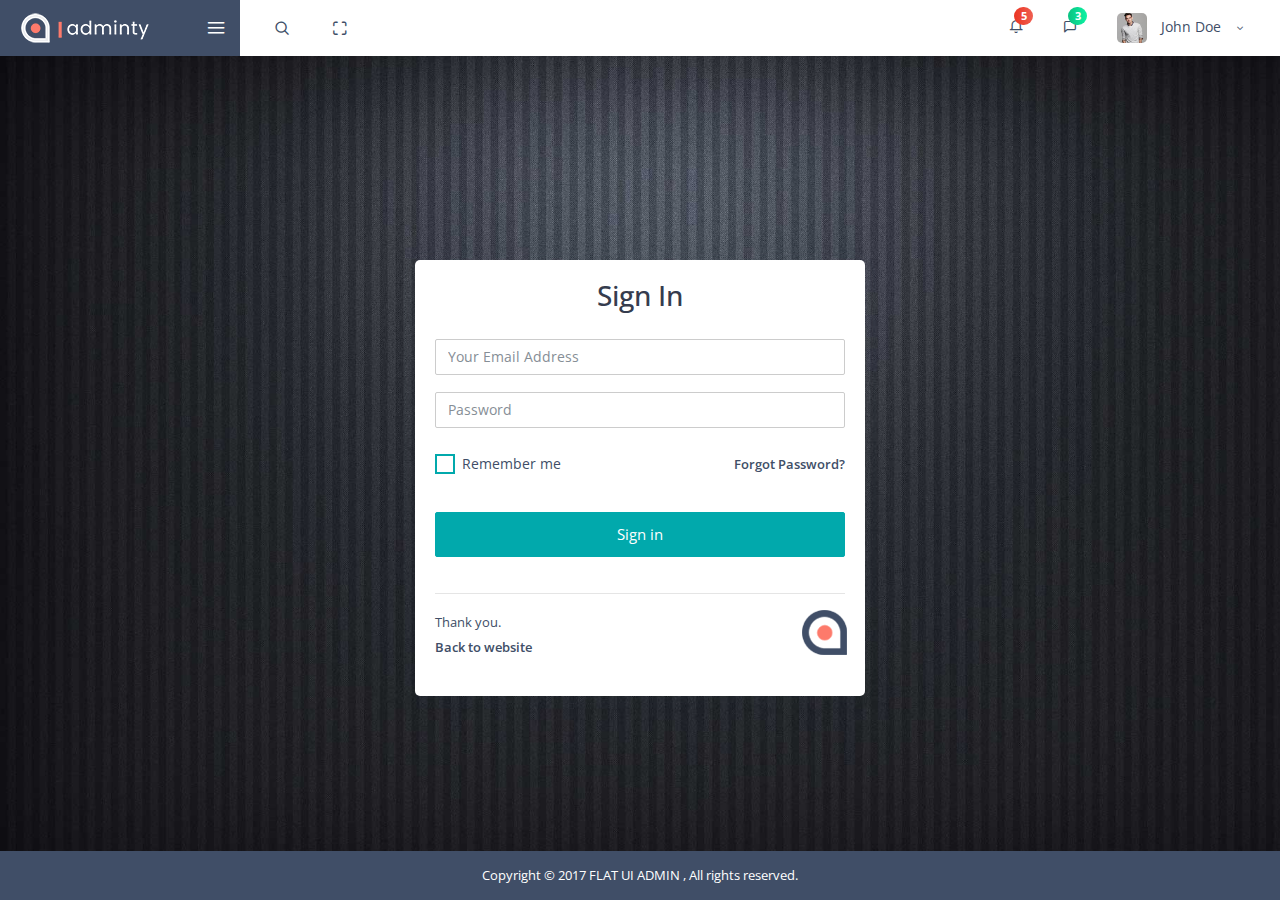
<file: CMS.Website/wwwroot/adminty/default/auth-normal-sign-in-header-footer.htm>
﻿
<!DOCTYPE html>
<html lang="en">

<head>
    <title>Adminty - Premium Admin Template by Colorlib </title>
    <!-- HTML5 Shim and Respond.js IE10 support of HTML5 elements and media queries -->
    <!-- WARNING: Respond.js doesn't work if you view the page via file:// -->
    <!--[if lt IE 10]>
      <script src="https://oss.maxcdn.com/libs/html5shiv/3.7.0/html5shiv.js"></script>
      <script src="https://oss.maxcdn.com/libs/respond.js/1.4.2/respond.min.js"></script>
      <![endif]-->
    <!-- Meta -->
    <meta charset="utf-8">
    <meta name="viewport" content="width=device-width, initial-scale=1.0, user-scalable=0, minimal-ui">
    <meta http-equiv="X-UA-Compatible" content="IE=edge">
    <meta name="description" content="#">
    <meta name="keywords" content="Admin , Responsive, Landing, Bootstrap, App, Template, Mobile, iOS, Android, apple, creative app">
    <meta name="author" content="#">
    <!-- Favicon icon -->
    <link rel="icon" href="..\files\assets\images\favicon.ico" type="image/x-icon">
    <!-- Google font--><link href="https://fonts.googleapis.com/css?family=Open+Sans:400,600,800" rel="stylesheet">
    <!-- Required Fremwork -->
    <link rel="stylesheet" type="text/css" href="..\files\bower_components\bootstrap\css\bootstrap.min.css">
    <!-- themify-icons line icon -->
    <link rel="stylesheet" type="text/css" href="..\files\assets\icon\themify-icons\themify-icons.css">
    <!-- ico font -->
    <link rel="stylesheet" type="text/css" href="..\files\assets\icon\icofont\css\icofont.css">
    <!-- feather Awesome -->
    <link rel="stylesheet" type="text/css" href="..\files\assets\icon\feather\css\feather.css">
    <!-- Style.css -->
    <link rel="stylesheet" type="text/css" href="..\files\assets\css\style.css">
</head>
<body>
<!-- Pre-loader start -->
<div class="theme-loader">
    <div class="ball-scale">
        <div class='contain'>
            <div class="ring">
                <div class="frame"></div>
            </div>
            <div class="ring">
                <div class="frame"></div>
            </div>
            <div class="ring">
                <div class="frame"></div>
            </div>
            <div class="ring">
                <div class="frame"></div>
            </div>
            <div class="ring">
                <div class="frame"></div>
            </div>
            <div class="ring">
                <div class="frame"></div>
            </div>
            <div class="ring">
                <div class="frame"></div>
            </div>
            <div class="ring">
                <div class="frame"></div>
            </div>
            <div class="ring">
                <div class="frame"></div>
            </div>
            <div class="ring">
                <div class="frame"></div>
            </div>
        </div>
    </div>
</div>
    <!-- Pre-loader end -->
    <div id="pcoded" class="pcoded load-height">
        <div class="pcoded-overlay-box"></div>
        <div class="pcoded-container navbar-wrapper">
            <nav class="navbar header-navbar pcoded-header auth-header" header-theme="theme1">
                <div class="navbar-wrapper">

                    <div class="navbar-logo" logo-theme="theme1">
                        <a class="mobile-menu" id="mobile-collapse" href="#!">
                            <i class="feather icon-menu"></i>
                        </a>
                        <a href="index-1.htm">
                            <img class="img-fluid" src="..\files\assets\images\logo.png" alt="Theme-Logo">
                        </a>
                        <a class="mobile-options">
                            <i class="feather icon-more-horizontal"></i>
                        </a>
                    </div>

                    <div class="navbar-container container-fluid">
                        <ul class="nav-left">
                            <li class="header-search">
                                <div class="main-search morphsearch-search">
                                    <div class="input-group">
                                        <span class="input-group-addon search-close"><i class="feather icon-x"></i></span>
                                        <input type="text" class="form-control">
                                        <span class="input-group-addon search-btn"><i class="feather icon-search"></i></span>
                                    </div>
                                </div>
                            </li>
                            <li>
                                <a href="#!" onclick="javascript:toggleFullScreen()">
                                    <i class="feather icon-maximize full-screen"></i>
                                </a>
                            </li>
                        </ul>
                        <ul class="nav-right">
                            <li class="header-notification">
                                <div class="dropdown-primary dropdown">
                                    <div class="dropdown-toggle" data-toggle="dropdown">
                                        <i class="feather icon-bell"></i>
                                        <span class="badge bg-c-pink">5</span>
                                    </div>
                                    <ul class="show-notification notification-view dropdown-menu" data-dropdown-in="fadeIn" data-dropdown-out="fadeOut">
                                        <li>
                                            <h6>Notifications</h6>
                                            <label class="label label-danger">New</label>
                                        </li>
                                        <li>
                                            <div class="media">
                                                <img class="d-flex align-self-center img-radius" src="..\files\assets\images\avatar-4.jpg" alt="Generic placeholder image">
                                                <div class="media-body">
                                                    <h5 class="notification-user">John Doe</h5>
                                                    <p class="notification-msg">Lorem ipsum dolor sit amet, consectetuer elit.</p>
                                                    <span class="notification-time">30 minutes ago</span>
                                                </div>
                                            </div>
                                        </li>
                                        <li>
                                            <div class="media">
                                                <img class="d-flex align-self-center img-radius" src="..\files\assets\images\avatar-3.jpg" alt="Generic placeholder image">
                                                <div class="media-body">
                                                    <h5 class="notification-user">Joseph William</h5>
                                                    <p class="notification-msg">Lorem ipsum dolor sit amet, consectetuer elit.</p>
                                                    <span class="notification-time">30 minutes ago</span>
                                                </div>
                                            </div>
                                        </li>
                                        <li>
                                            <div class="media">
                                                <img class="d-flex align-self-center img-radius" src="..\files\assets\images\avatar-4.jpg" alt="Generic placeholder image">
                                                <div class="media-body">
                                                    <h5 class="notification-user">Sara Soudein</h5>
                                                    <p class="notification-msg">Lorem ipsum dolor sit amet, consectetuer elit.</p>
                                                    <span class="notification-time">30 minutes ago</span>
                                                </div>
                                            </div>
                                        </li>
                                    </ul>
                                </div>
                            </li>
                            <li class="header-notification">
                                <div class="dropdown-primary dropdown">
                                    <div class="displayChatbox dropdown-toggle" data-toggle="dropdown">
                                        <i class="feather icon-message-square"></i>
                                        <span class="badge bg-c-green">3</span>
                                    </div>
                                </div>
                            </li>
                            <li class="user-profile header-notification">
                                <div class="dropdown-primary dropdown">
                                    <div class="dropdown-toggle" data-toggle="dropdown">
                                        <img src="..\files\assets\images\avatar-4.jpg" class="img-radius" alt="User-Profile-Image">
                                        <span>John Doe</span>
                                        <i class="feather icon-chevron-down"></i>
                                    </div>
                                    <ul class="show-notification profile-notification dropdown-menu" data-dropdown-in="fadeIn" data-dropdown-out="fadeOut">
                                        <li>
                                            <a href="#!">
                                                <i class="feather icon-settings"></i> Settings
                                            </a>
                                        </li>
                                        <li>
                                            <a href="user-profile.htm">
                                                <i class="feather icon-user"></i> Profile
                                            </a>
                                        </li>
                                        <li>
                                            <a href="email-inbox.htm">
                                                <i class="feather icon-mail"></i> My Messages
                                            </a>
                                        </li>
                                        <li>
                                            <a href="auth-lock-screen.htm">
                                                <i class="feather icon-lock"></i> Lock Screen
                                            </a>
                                        </li>
                                        <li>
                                            <a href="auth-normal-sign-in.htm">
                                                <i class="feather icon-log-out"></i> Logout
                                            </a>
                                        </li>
                                    </ul>

                                </div>
                            </li>
                        </ul>
                    </div>
                </div>
            </nav>
        </div>
        <!-- Menu header end -->
    <section class="login-block with-header">
            <!-- Container-fluid starts -->

            <div class="container-fluid">
                <div class="row">
                    <div class="col-sm-12">
                        <!-- Authentication card start -->
                        <form class="md-float-material form-material m-t-40 m-b-40">
                            <div class="auth-box card">
                                <div class="card-block">
                                    <div class="row m-b-20">
                                        <div class="col-md-12">
                                            <h3 class="text-center">Sign In</h3>
                                        </div>
                                    </div>
                                    <div class="form-group form-primary">
                                        <input type="text" name="email" class="form-control" required="" placeholder="Your Email Address">
                                        <span class="form-bar"></span>
                                    </div>
                                    <div class="form-group form-primary">
                                        <input type="password" name="password" class="form-control" required="" placeholder="Password">
                                        <span class="form-bar"></span>
                                    </div>
                                    <div class="row m-t-25 text-left">
                                        <div class="col-12">
                                            <div class="checkbox-fade fade-in-primary d-">
                                                <label>
                                                    <input type="checkbox" value="">
                                                    <span class="cr"><i class="cr-icon icofont icofont-ui-check txt-primary"></i></span>
                                                    <span class="text-inverse">Remember me</span>
                                                </label>
                                            </div>
                                            <div class="forgot-phone text-right f-right">
                                                <a href="auth-reset-password.htm" class="text-right f-w-600"> Forgot Password?</a>
                                            </div>
                                        </div>
                                    </div>
                                    <div class="row m-t-30">
                                        <div class="col-md-12">
                                            <button type="button" class="btn btn-primary btn-md btn-block waves-effect waves-light text-center m-b-20">Sign in</button>
                                        </div>
                                    </div>
                                    <hr>
                                    <div class="row">
                                        <div class="col-md-10">
                                            <p class="text-inverse text-left m-b-0">Thank you.</p>
                                            <p class="text-inverse text-left"><a href="index-1.htm"><b class="f-w-600">Back to website</b></a></p>
                                        </div>
                                        <div class="col-md-2">
                                            <img src="..\files\assets\images\auth\Logo-small-bottom.png" alt="small-logo.png">
                                        </div>
                                    </div>
                                </div>
                            </div>
                        </form>
                        <!-- Authentication card end -->
                    </div>
                    <!-- end of col-sm-12 -->
                </div>
                <!-- end of row -->
            </div>
            <!-- end of container-fluid -->
        </section>
    </div>


    <div class="footer bg-inverse">
        <p class="text-center">Copyright &copy; 2017 FLAT UI ADMIN , All rights reserved.</p>
    </div>
    <!-- Warning Section Starts -->
    <!-- Older IE warning message -->
    <!--[if lt IE 10]>
<div class="ie-warning">
    <h1>Warning!!</h1>
    <p>You are using an outdated version of Internet Explorer, please upgrade <br/>to any of the following web browsers to access this website.</p>
    <div class="iew-container">
        <ul class="iew-download">
            <li>
                <a href="http://www.google.com/chrome/">
                    <img src="../files/assets/images/browser/chrome.png" alt="Chrome">
                    <div>Chrome</div>
                </a>
            </li>
            <li>
                <a href="https://www.mozilla.org/en-US/firefox/new/">
                    <img src="../files/assets/images/browser/firefox.png" alt="Firefox">
                    <div>Firefox</div>
                </a>
            </li>
            <li>
                <a href="http://www.opera.com">
                    <img src="../files/assets/images/browser/opera.png" alt="Opera">
                    <div>Opera</div>
                </a>
            </li>
            <li>
                <a href="https://www.apple.com/safari/">
                    <img src="../files/assets/images/browser/safari.png" alt="Safari">
                    <div>Safari</div>
                </a>
            </li>
            <li>
                <a href="http://windows.microsoft.com/en-us/internet-explorer/download-ie">
                    <img src="../files/assets/images/browser/ie.png" alt="">
                    <div>IE (9 & above)</div>
                </a>
            </li>
        </ul>
    </div>
    <p>Sorry for the inconvenience!</p>
</div>
<![endif]-->
    <!-- Warning Section Ends -->
    <!-- Required Jquery -->
    <script type="text/javascript" src="..\files\bower_components\jquery\js\jquery.min.js"></script>
    <script type="text/javascript" src="..\files\bower_components\jquery-ui\js\jquery-ui.min.js"></script>
    <script type="text/javascript" src="..\files\bower_components\popper.js\js\popper.min.js"></script>
    <script type="text/javascript" src="..\files\bower_components\bootstrap\js\bootstrap.min.js"></script>
    <!-- jquery slimscroll js -->
    <script type="text/javascript" src="..\files\bower_components\jquery-slimscroll\js\jquery.slimscroll.js"></script>
    <!-- modernizr js -->
    <script type="text/javascript" src="..\files\bower_components\modernizr\js\modernizr.js"></script>
    <script type="text/javascript" src="..\files\bower_components\modernizr\js\css-scrollbars.js"></script>
    <!-- i18next.min.js -->
    <script type="text/javascript" src="..\files\bower_components\i18next\js\i18next.min.js"></script>
    <script type="text/javascript" src="..\files\bower_components\i18next-xhr-backend\js\i18nextXHRBackend.min.js"></script>
    <script type="text/javascript" src="..\files\bower_components\i18next-browser-languagedetector\js\i18nextBrowserLanguageDetector.min.js"></script>
    <script type="text/javascript" src="..\files\bower_components\jquery-i18next\js\jquery-i18next.min.js"></script>
    <!-- Custom js -->
    <script type="text/javascript" src="..\files\assets\js\script.js"></script>
<!-- Global site tag (gtag.js) - Google Analytics -->
<script async="" src="https://www.googletagmanager.com/gtag/js?id=UA-23581568-13"></script>
<script>
  window.dataLayer = window.dataLayer || [];
  function gtag(){dataLayer.push(arguments);}
  gtag('js', new Date());

  gtag('config', 'UA-23581568-13');
</script>
</body>

</html>
</file>
